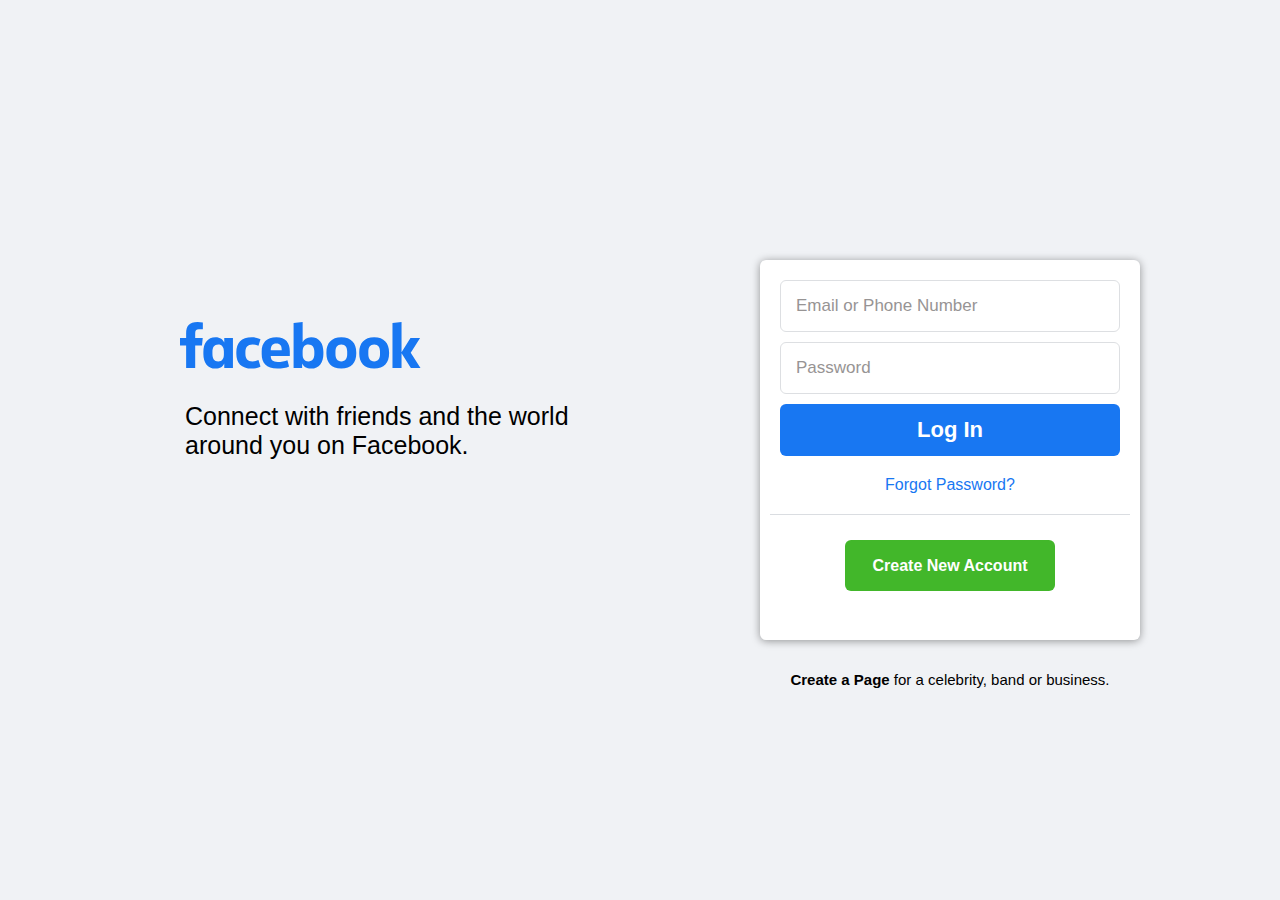
<file: index.html>
<!DOCTYPE html>
<html lang="en">
<head>
    <meta charset="UTF-8">
    <meta http-equiv="X-UA-Compatible" content="IE=edge">
    <meta name="viewport" content="width=device-width, initial-scale=1.0">

    <link rel="stylesheet" href="./style/login_page.css">
    <link rel="stylesheet" href="./style/signup_pop.css">
    <script src="./app/login_page.js" defer ></script>
    <title>facebook Login or Signup-GSG</title>
</head>
<body>
  
<div class="container">

    <div class="msg-info">
        <div class="logo-fb" >
        <svg id="Layer_1" data-name="Layer 1" xmlns="http://www.w3.org/2000/svg" viewBox="0 0 1022.51 360"><defs><style>.cls-1{fill:#1877F2;}</style></defs><title>FBWordmark_Hex-RGB-1024</title><path class="cls-1" d="M166.43,126.68c-9.65,0-12.44,4.28-12.44,13.72v15.66h25.74l-2.58,25.3H154v76.78H123.11V181.36H102.3v-25.3h20.81V140.83c0-25.52,10.29-39,39-39a146.17,146.17,0,0,1,18,1.07v23.81Z"/><path class="cls-1" d="M181.87,203.88c0-28.52,13.51-50,41.82-50,15.44,0,24.87,7.94,29.38,17.8V156.06h29.59V258.14H253.07V242.7c-4.29,9.87-13.94,17.59-29.38,17.59-28.31,0-41.82-21.45-41.82-50Zm30.88,6.87c0,15.22,5.57,25.3,19.94,25.3,12.66,0,19.09-9.22,19.09-23.8V202c0-14.58-6.43-23.8-19.09-23.8-14.37,0-19.94,10.08-19.94,25.3Z"/><path class="cls-1" d="M347,153.91c12,0,23.37,2.58,29.59,6.86l-6.86,21.88a48.6,48.6,0,0,0-20.59-4.72c-16.73,0-24,9.65-24,26.17v6c0,16.52,7.29,26.17,24,26.17a48.6,48.6,0,0,0,20.59-4.72l6.86,21.87c-6.22,4.29-17.58,6.87-29.59,6.87-36.25,0-52.76-19.52-52.76-50.83v-4.72C294.24,173.43,310.75,153.91,347,153.91Z"/><path class="cls-1" d="M380.66,211v-9c0-28.95,16.51-48,50.19-48,31.74,0,45.68,19.3,45.68,47.61v16.3h-65c.65,13.94,6.87,20.16,24,20.16,11.59,0,23.81-2.36,32.82-6.22L474,253c-8.15,4.3-24.88,7.51-39.67,7.51C395.24,260.5,380.66,241,380.66,211Zm30.88-13.3h37.32v-2.57c0-11.15-4.5-20-18-20C416.91,175.14,411.54,183.94,411.54,197.66Z"/><path class="cls-1" d="M591,210.32c0,28.52-13.72,50-42,50-15.44,0-26.16-7.72-30.45-17.59v15.44H489.39V104.8L520.27,102v68.2c4.5-9,14.37-16.3,28.74-16.3,28.31,0,42,21.45,42,50Zm-30.88-7.08c0-14.37-5.57-25.09-20.37-25.09-12.66,0-19.52,9-19.52,23.59v10.72c0,14.58,6.86,23.59,19.52,23.59,14.8,0,20.37-10.72,20.37-25.09Z"/><path class="cls-1" d="M601.33,209.67v-5.14c0-29.39,16.73-50.62,50.83-50.62S703,175.14,703,204.53v5.14c0,29.38-16.73,50.62-50.83,50.62S601.33,239.05,601.33,209.67Zm70.78-7.29c0-13.51-5.58-24.23-20-24.23s-19.95,10.72-19.95,24.23v9.44c0,13.51,5.58,24.23,19.95,24.23s20-10.72,20-24.23Z"/><path class="cls-1" d="M713.27,209.67v-5.14c0-29.39,16.73-50.62,50.83-50.62s50.83,21.23,50.83,50.62v5.14c0,29.38-16.73,50.62-50.83,50.62S713.27,239.05,713.27,209.67Zm70.78-7.29c0-13.51-5.58-24.23-19.95-24.23s-19.94,10.72-19.94,24.23v9.44c0,13.51,5.57,24.23,19.94,24.23s19.95-10.72,19.95-24.23Z"/><path class="cls-1" d="M857.39,204.74l30.45-48.68h32.81l-31.95,50.4,33.24,51.68H889.13l-31.74-50v50H826.5V104.8L857.39,102Z"/></svg> 
        </div>
        <div class="span">
            <span>Connect with friends and the world around you on Facebook.</span>
        </div>
    </div>

    <div class="pop-login">

        <div class="form">
            <form action="">
                <div class="input">
                    <input type="email" placeholder="Email or Phone Number">
                </div>
                <div class="input password">
                    <input type="password" placeholder="Password" id="input-pass" required>
                    <div class="show" id="show">   
                        <svg xmlns="http://www.w3.org/2000/svg" enable-background="new 0 0 24 24" viewBox="0 0 24 24"><path fill="#6563ff" d="M12,7c2.8,0,5,2.2,5,5c0,0.2,0,0.5-0.1,0.7l3,3c0.8-1,1.4-2.1,2-3.3c0.1-0.3,0.1-0.5,0-0.8C19.9,6.9,16.1,4,12,4c-1.1,0-2.2,0.2-3.2,0.6l2.5,2.5C11.5,7,11.8,7,12,7z M21.7,20.3C21.7,20.3,21.7,20.3,21.7,20.3l-3.1-3.1l0,0l-2.5-2.4l0,0l-1.5-1.5l0,0l-4-4l0,0L9.2,7.8l0,0L7,5.5l0,0L3.7,2.3c-0.4-0.4-1-0.4-1.4,0s-0.4,1,0,1.4c0,0,0,0,0,0l3.1,3.1c-1.4,1.4-2.5,3-3.3,4.8c-0.1,0.3-0.1,0.5,0,0.8c2,4.7,5.8,7.6,9.9,7.6c1.8,0,3.5-0.6,5-1.6l3.3,3.3c0.4,0.4,1,0.4,1.4,0S22.1,20.7,21.7,20.3z M12,17c-2.8,0-5-2.2-5-5c0-1,0.3-1.9,0.8-2.7l1.5,1.5C9.1,11.1,9,11.6,9,12c0,1.7,1.3,3,3,3c0.4,0,0.9-0.1,1.3-0.3l1.5,1.5C13.9,16.7,13,17,12,17z"/></svg>
                    </div>
                </div>
                <div class="btn-log">
                    <button type="reset" class="btn-login">Log In</button>
                </div>
            </form>
        </div>

        <div class="forgot-pass">
            <a href="">Forgot Password?</a>
        </div>

        <div class="btn-signup">
            <button class="btnSignup">Create New Account</button>
        </div>

        <div class="more-info">
        <span><a href="">Create a Page</a> for a celebrity, band or business.</span>
        </div>
    </div>

</div>

<div class="overlay"></div>

<div class="pop-signup">
    <div class="content">
        <div class="head-pop">
            <h1>Sign Up</h1>
            <span>It’s quick and easy.</span>
            <div class="close">
                <span>&times;</span>
            </div>
        </div>

        <form action="" class="form">
            <div class="details">
                <div class="full-name">
                    <input type="text" placeholder="First name" required>
                    <input type="text" placeholder="Last name" required>
                </div>
                <div class="user-info">
                    <input type="text" placeholder="Mobile number or email" required>
                </div>
                <div class="my-password">
                    <input type="text" placeholder="New password" required>
                </div>
                <div class="birthday">
                    <div class="title-bday">
                        <span>Birthday</span>             
                    </div>
                    <select name="month" id="month">
                        <option value="1">Jan</option>
                        <option value="2">Feb</option>
                        <option value="3">Mar</option>
                        <option value="4">Apr</option>
                        <option value="5">May</option>
                        <option value="6">Jun</option>
                        <option value="7">Jul</option>
                        <option value="8" selected>Aug</option>
                        <option value="9">Sep</option>
                        <option value="10">Oct</option>
                        <option value="11">Nov</option>
                        <option value="12">Dec</option>
                    </select>

                    <select name="day" id="day">
                        <option value="">1</option>
                        <option value="">2</option>
                        <option value="">3</option>
                        <option value="">4</option>
                        <option value="">5</option>
                        <option value="">6</option>
                        <option value="">7</option>
                        <option value="">8</option>
                        <option value="">9</option>
                        <option value="">10</option>
                        <option value="">11</option>
                        <option value="">12</option>
                        <option value="">13</option>
                        <option value="">14</option>
                        <option value="">15</option>
                        <option value="">16</option>
                        <option value="">17</option>
                        <option value="">18</option>
                        <option value="">19</option>
                        <option value="">20</option>
                        <option value="">21</option>
                        <option value="">22</option>
                        <option value="">23</option>
                        <option value="">24</option>
                        <option value="" selected>25</option>
                        <option value="">26</option>
                        <option value="">27</option>
                        <option value="">28</option>
                        <option value="">29</option>
                        <option value="">30</option>
                        <option value="">31</option>
                    </select>
                    <select name="year" id="year">
                        <option  value="2021" >2021</option><option value="2020">2020</option><option value="2019">2019</option><option value="2018">2018</option><option value="2017">2017</option><option value="2016">2016</option><option value="2015">2015</option><option value="2014">2014</option><option value="2013">2013</option><option value="2012">2012</option><option value="2011">2011</option><option value="2010">2010</option><option value="2009">2009</option><option value="2008">2008</option><option value="2007">2007</option><option value="2006">2006</option><option value="2005">2005</option><option value="2004">2004</option><option value="2003">2003</option><option value="2002">2002</option><option value="2001">2001</option><option value="2000" selected>2000</option><option value="1999">1999</option><option value="1998">1998</option><option value="1997">1997</option><option value="1996">1996</option><option value="1995">1995</option><option value="1994">1994</option><option value="1993">1993</option><option value="1992">1992</option><option value="1991">1991</option><option value="1990">1990</option><option value="1989">1989</option><option value="1988">1988</option><option value="1987">1987</option><option value="1986">1986</option><option value="1985">1985</option><option value="1984">1984</option><option value="1983">1983</option><option value="1982">1982</option><option value="1981">1981</option><option value="1980">1980</option><option value="1979">1979</option><option value="1978">1978</option><option value="1977">1977</option><option value="1976">1976</option><option value="1975">1975</option><option value="1974">1974</option><option value="1973">1973</option><option value="1972">1972</option><option value="1971">1971</option><option value="1970">1970</option><option value="1969">1969</option><option value="1968">1968</option><option value="1967">1967</option><option value="1966">1966</option><option value="1965">1965</option><option value="1964">1964</option><option value="1963">1963</option><option value="1962">1962</option><option value="1961">1961</option><option value="1960">1960</option><option value="1959">1959</option><option value="1958">1958</option><option value="1957">1957</option><option value="1956">1956</option><option value="1955">1955</option><option value="1954">1954</option><option value="1953">1953</option><option value="1952">1952</option><option value="1951">1951</option><option value="1950">1950</option>
                    </select>
                </div>
                <div class="gender">    
                    <div>
                        <span>Gender</span>
                    </div >
                    <div class="optional">
                        <div class="female radios">
                            <label for="female">Female</label>
                            <input type="radio" name="female" value="1" class="radio-input" id="female" >
                        </div>
                        <div class="female radios">
                            <label for="male">Male</label>
                            <input type="radio" name="male" class="radio-input" value="2" id="male">
                        </div>
                        <div class="sex-other radios">
                            <label for="other">Other</label>
                            <input type="radio" name="other"   class="radio-input" value="3" id="other">
                        </div>
                    </div>
                </div>
                <div class="msg-signup">
                    <span>By clicking Sign Up, you agree to our <a href="">Terms</a>,
                            <a href="">Data Policy</a> and <a href="">Cookies Policy</a>.
                            You may receive SMS Notifications from us and can opt out any time.</span>
                </div>
                <div class="btn">
                    <button type="submit">Sign Up</button>
                </div>
            </div>
        </form>
    </div>
</div>


</body>
</html>
</file>
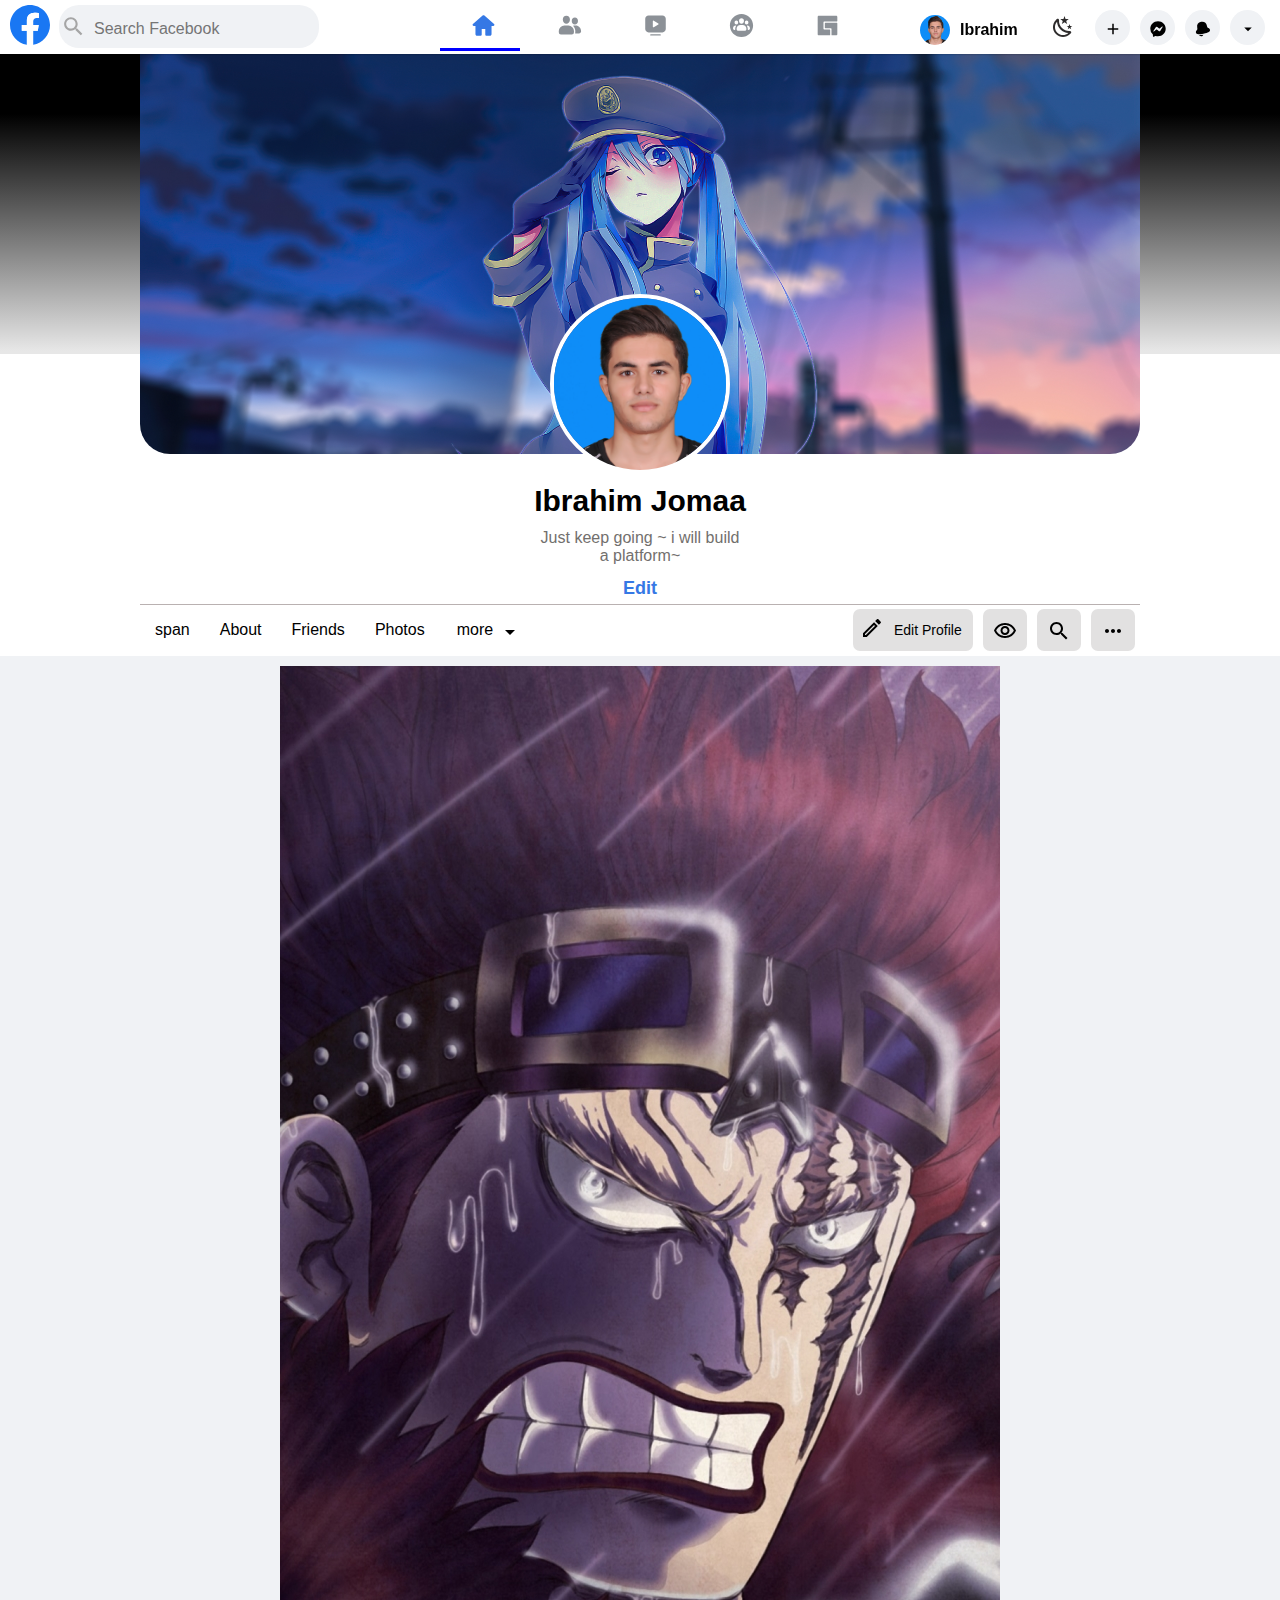
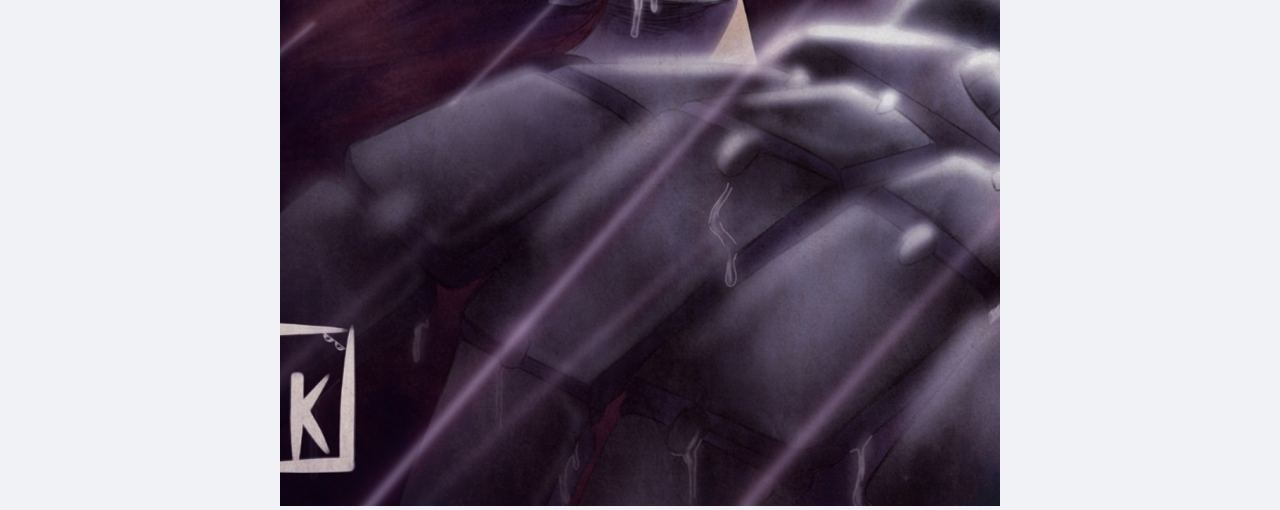
<file: profile/index.html>
<!DOCTYPE html>
<html lang="en">
<head>
    <meta charset="UTF-8"> 
    <meta http-equiv="X-UA-Compatible" content="IE=edge">
    <meta name="viewport" content="width=device-width, initial-scale=1.0">

<link rel="stylesheet" href="../style/home_header_pop.css">
<link rel="stylesheet" href="../style/home_header.css">
<link rel="stylesheet" href="../style/home_main.css">

<link rel="stylesheet" href="../style/profile.css">
<link rel="stylesheet" href="../style/dark_light.css">
<link rel="stylesheet" href="../style/main_right.css">
<link rel="stylesheet" href="../style/main_left.css">

<link rel="stylesheet" href="../style/imageSHOW.css">


    <script src="../app/dark_light.js" defer></script>
    <script src="../app/home_header.js" defer></script>
    <script src="../app/profile.js"  defer></script>
    <title>Document</title>
</head>
<body>
    

    <header class="header">
        <div class="container">
            <div class="logo">
             
                <a href=""><svg xmlns="http://www.w3.org/2000/svg" xml:space="preserve" width="14.2222in" height="14.2222in" version="1.1" style="shape-rendering:geometricPrecision; text-rendering:geometricPrecision; image-rendering:optimizeQuality; fill-rule:evenodd; clip-rule:evenodd"
                                                viewBox="0 0 14222 14222"
                                                xmlns:xlink="http://www.w3.org/1999/xlink">
                                                <defs>
                                                <style type="text/css">
                                                <![CDATA[
                                                    .fil0 {fill:#1977F3;fill-rule:nonzero}
                                                    .fil1 {fill:#FEFEFE;fill-rule:nonzero}
                                                ]]>
                                                </style>
                                                </defs>
                                                <g id="Layer_x0020_1">
                                                <metadata id="CorelCorpID_0Corel-Layer"/>
                                                <path class="fil0" d="M14222 7111c0,-3927 -3184,-7111 -7111,-7111 -3927,0 -7111,3184 -7111,7111 0,3549 2600,6491 6000,7025l0 -4969 -1806 0 0 -2056 1806 0 0 -1567c0,-1782 1062,-2767 2686,-2767 778,0 1592,139 1592,139l0 1750 -897 0c-883,0 -1159,548 -1159,1111l0 1334 1972 0 -315 2056 -1657 0 0 4969c3400,-533 6000,-3475 6000,-7025z"/>
                                                <path class="fil1" d="M9879 9167l315 -2056 -1972 0 0 -1334c0,-562 275,-1111 1159,-1111l897 0 0 -1750c0,0 -814,-139 -1592,-139 -1624,0 -2686,984 -2686,2767l0 1567 -1806 0 0 2056 1806 0 0 4969c362,57 733,86 1111,86 378,0 749,-30 1111,-86l0 -4969 1657 0z"/>
                                                </g>
                </svg></a>
            </div>
    
            <div class="search">
                <div class="icon">
                    <svg xmlns="http://www.w3.org/2000/svg" height="24px" viewBox="0 0 24 24" width="24px" fill="rgb(165, 165, 165)"><path d="M0 0h24v24H0V0z" fill="none"/><path d="M15.5 14h-.79l-.28-.27C15.41 12.59 16 11.11 16 9.5 16 5.91 13.09 3 9.5 3S3 5.91 3 9.5 5.91 16 9.5 16c1.61 0 3.09-.59 4.23-1.57l.27.28v.79l5 4.99L20.49 19l-4.99-5zm-6 0C7.01 14 5 11.99 5 9.5S7.01 5 9.5 5 14 7.01 14 9.5 11.99 14 9.5 14z"/></svg>
                </div>
                <div class="input">
                    <input type="text" placeholder="Search Facebook">
                </div>
            </div>
    
       
            <div class="menu">
                <ul> 
                    <li class="home"  >
                        <svg  class="home-svg" viewBox="0 0 28 28" height="28" width="28"><path d="M25.825 12.29C25.824 12.289 25.823 12.288 25.821 12.286L15.027 2.937C14.752 2.675 14.392 2.527 13.989 2.521 13.608 2.527 13.248 2.675 13.001 2.912L2.175 12.29C1.756 12.658 1.629 13.245 1.868 13.759 2.079 14.215 2.567 14.479 3.069 14.479L5 14.479 5 23.729C5 24.695 5.784 25.479 6.75 25.479L11 25.479C11.552 25.479 12 25.031 12 24.479L12 18.309C12 18.126 12.148 17.979 12.33 17.979L15.67 17.979C15.852 17.979 16 18.126 16 18.309L16 24.479C16 25.031 16.448 25.479 17 25.479L21.25 25.479C22.217 25.479 23 24.695 23 23.729L23 14.479 24.931 14.479C25.433 14.479 25.921 14.215 26.132 13.759 26.371 13.245 26.244 12.658 25.825 12.29"></path></svg>
                    </li>
                    <li class="friends" >
                        <svg  class="friends-svg" viewBox="0 0 28 28" height="28" width="28"><path d="M20.34 22.428c.077-.455.16-1.181.16-2.18 0-1.998-.84-3.981-2.12-5.41-.292-.326-.077-.838.36-.838h2.205C24.284 14 27 16.91 27 20.489c0 1.385-1.066 2.51-2.378 2.51h-3.786a.496.496 0 01-.495-.571zM20 13c-1.93 0-3.5-1.794-3.5-4 0-2.467 1.341-4 3.5-4s3.5 1.533 3.5 4c0 2.206-1.57 4-3.5 4zm-9.5-1c-2.206 0-4-2.019-4-4.5 0-2.818 1.495-4.5 4-4.5s4 1.682 4 4.5c0 2.481-1.794 4.5-4 4.5zm2.251 2A6.256 6.256 0 0119 20.249v1.313A2.44 2.44 0 0116.563 24H4.438A2.44 2.44 0 012 21.562v-1.313A6.256 6.256 0 018.249 14h4.502z"></path></svg>
                   </li>
    
                    <li class="watch" >
                        <svg class="watch-svg" viewBox="0 0 28 28"  height="28" width="28"><path d="M8.75 25.25C8.336 25.25 8 24.914 8 24.5 8 24.086 8.336 23.75 8.75 23.75L19.25 23.75C19.664 23.75 20 24.086 20 24.5 20 24.914 19.664 25.25 19.25 25.25L8.75 25.25ZM17.164 12.846 12.055 15.923C11.591 16.202 11 15.869 11 15.327L11 9.172C11 8.631 11.591 8.297 12.055 8.576L17.164 11.654C17.612 11.924 17.612 12.575 17.164 12.846M21.75 2.75 6.25 2.75C4.182 2.75 2.5 4.432 2.5 6.5L2.5 18C2.5 20.068 4.182 21.75 6.25 21.75L21.75 21.75C23.818 21.75 25.5 20.068 25.5 18L25.5 6.5C25.5 4.432 23.818 2.75 21.75 2.75"></path></svg>
                   </li>
                    <li class="groups" >
                        <svg class="groups-svg" viewBox="0 0 28 28" height="28" width="28"><path d="M21.877 19 21.364 19C21.139 19 20.971 18.802 20.996 18.577 21.01 18.461 21.017 18.342 21.017 18.221L21.017 17.724C21.017 16.568 20.667 15.491 20.066 14.591 19.899 14.338 20.067 14 20.369 14L20.521 14C22.274 14 23.5 15.492 23.5 17.327 23.5 18.25 22.772 19 21.877 19ZM17.75 10.75C17.75 9.384 18.535 8.5 19.75 8.5 20.965 8.5 21.75 9.384 21.75 10.75 21.75 11.991 20.853 13 19.75 13 18.647 13 17.75 11.991 17.75 10.75ZM19.5 18.221C19.5 19.202 18.682 20 17.678 20L10.323 20C9.317 20 8.5 19.202 8.5 18.221L8.5 17.724C8.5 15.395 10.442 13.5 12.828 13.5L15.173 13.5C17.559 13.5 19.5 15.395 19.5 17.724L19.5 18.221ZM6.25 10.75C6.25 9.384 7.035 8.5 8.25 8.5 9.465 8.5 10.25 9.384 10.25 10.75 10.25 11.991 9.353 13 8.25 13 7.147 13 6.25 11.991 6.25 10.75ZM7.934 14.591C7.334 15.491 6.983 16.568 6.983 17.724L6.983 18.221C6.983 18.342 6.991 18.461 7.004 18.577 7.03 18.802 6.861 19 6.637 19L6.123 19C5.228 19 4.5 18.25 4.5 17.327 4.5 15.492 5.727 14 7.479 14L7.631 14C7.933 14 8.102 14.338 7.934 14.591ZM14 6C15.697 6 16.75 7.15 16.75 9 16.75 10.655 15.517 12 14 12 12.484 12 11.25 10.655 11.25 9 11.25 7.15 12.304 6 14 6ZM14 1C6.832 1 1 6.832 1 14 1 21.169 6.832 27 14 27 21.169 27 27 21.169 27 14 27 6.832 21.169 1 14 1Z"></path></svg>
                   </li>
                    <li class="games" >
                        <svg class="games-svg"  viewBox="0 0 28 28" height="28" width="28"><path d="M10.25 18.5h6.25a.5.5 0 01.5.5v5.5a.5.5 0 01-.5.5H4.25C3.56 25 3 24.44 3 23.75V4.25C3 3.56 3.56 3 4.25 3h19.5c.69 0 1.25.56 1.25 1.25V9a.5.5 0 01-.5.5H10.25a.75.75 0 00-.75.75v7.5c0 .414.336.75.75.75zM11.5 17a.5.5 0 01-.5-.5v-5a.5.5 0 01.5-.5h13a.5.5 0 01.5.5v12.25c0 .69-.56 1.25-1.25 1.25H19a.5.5 0 01-.5-.5v-6.75a.75.75 0 00-.75-.75H11.5z"></path></svg>
                   </li>
    
                    <div class="border-bottom"></div>
                </ul>    
                
            </div>
    

                <div class="dark-mode">
                    <div class="svg">
                        <svg class="moon" xmlns="http://www.w3.org/2000/svg" xmlns:xlink="http://www.w3.org/1999/xlink" version="1.1" width="24" height="24" viewBox="0 0 24 24"><path d="M17.75,4.09L15.22,6.03L16.13,9.09L13.5,7.28L10.87,9.09L11.78,6.03L9.25,4.09L12.44,4L13.5,1L14.56,4L17.75,4.09M21.25,11L19.61,12.25L20.2,14.23L18.5,13.06L16.8,14.23L17.39,12.25L15.75,11L17.81,10.95L18.5,9L19.19,10.95L21.25,11M18.97,15.95C19.8,15.87 20.69,17.05 20.16,17.8C19.84,18.25 19.5,18.67 19.08,19.07C15.17,23 8.84,23 4.94,19.07C1.03,15.17 1.03,8.83 4.94,4.93C5.34,4.53 5.76,4.17 6.21,3.85C6.96,3.32 8.14,4.21 8.06,5.04C7.79,7.9 8.75,10.87 10.95,13.06C13.14,15.26 16.1,16.22 18.97,15.95M17.33,17.97C14.5,17.81 11.7,16.64 9.53,14.5C7.36,12.31 6.2,9.5 6.04,6.68C3.23,9.82 3.34,14.64 6.35,17.66C9.37,20.67 14.19,20.78 17.33,17.97Z" /></svg>
                    </div>
                </div>
                
            <div class="user-profile">
                <div class="user-photo">
                    <img src="../src/users/ibrahim jomaa/78326620.png" alt="">
                </div>
                <div class="fname">
                    <span>Ibrahim</span>
                </div>
            </div>
    
            <div class="control">
                <ul>
                    <li class="create"><a href=""></a>
                        <svg xmlns="http://www.w3.org/2000/svg" height="24px" viewBox="0 0 24 24" width="24px" fill="#000000"><path d="M0 0h24v24H0V0z" fill="none"/><path d="M19 13h-6v6h-2v-6H5v-2h6V5h2v6h6v2z"/></svg>
                    </a></li>
                    <li class="messenger"><a href=""></a>
                        <svg viewBox="0 0 28 28" alt="" class="a8c37x1j ms05siws hwsy1cff b7h9ocf4 fzdkajry" height="20" width="20"><path d="M14 2.042c6.76 0 12 4.952 12 11.64S20.76 25.322 14 25.322a13.091 13.091 0 0 1-3.474-.461.956 .956 0 0 0-.641.047L7.5 25.959a.961.961 0 0 1-1.348-.849l-.065-2.134a.957.957 0 0 0-.322-.684A11.389 11.389 0 0 1 2 13.682C2 6.994 7.24 2.042 14 2.042ZM6.794 17.086a.57.57 0 0 0 .827.758l3.786-2.874a.722.722 0 0 1 .868 0l2.8 2.1a1.8 1.8 0 0 0 2.6-.481l3.525-5.592a.57.57 0 0 0-.827-.758l-3.786 2.874a.722.722 0 0 1-.868 0l-2.8-2.1a1.8 1.8 0 0 0-2.6.481Z"></path></svg>
                    </a></li>
                    <li class="notifications"><a href=""></a>
                        <svg viewBox="0 0 28 28"><path d="M7.847 23.488C9.207 23.488 11.443 23.363 14.467 22.806 13.944 24.228 12.581 25.247 10.98 25.247 9.649 25.247 8.483 24.542 7.825 23.488L7.847 23.488ZM24.923 15.73C25.17 17.002 24.278 18.127 22.27 19.076 21.17 19.595 18.724 20.583 14.684 21.369 11.568 21.974 9.285 22.113 7.848 22.113 7.421 22.113 7.068 22.101 6.79 22.085 4.574 21.958 3.324 21.248 3.077 19.976 2.702 18.049 3.295 17.305 4.278 16.073L4.537 15.748C5.2 14.907 5.459 14.081 5.035 11.902 4.086 7.022 6.284 3.687 11.064 2.753 15.846 1.83 19.134 4.096 20.083 8.977 20.506 11.156 21.056 11.824 21.986 12.355L21.986 12.356 22.348 12.561C23.72 13.335 24.548 13.802 24.923 15.73Z"></path></svg>
                    </a></li>
                    <li class="account"><a href=""></a>   
                        <svg id="more" xmlns="http://www.w3.org/2000/svg" height="24px" viewBox="0 0 24 24" fill="#000000"><path d="M0 0h24v24H0V0z" fill="none"/><path d="M7 10l5 5 5-5H7z"/></svg>
                    </a></li>
                </ul>
            </div>
        </div>
    
    <!-- pop create -->
    <div class="create-pop">
        <div class="create">
            <div class="title">
            <h1>Create</h1>
            </div>
            <div class="for-share">
                <div class="post op">  
                    <div class="svg">
                        <svg xmlns="http://www.w3.org/2000/svg" height="24px" viewBox="0 0 24 24" width="24px" fill="#000000"><path d="M0 0h24v24H0V0z" fill="none"/><path d="M22 4c0-1.1-.9-2-2-2H4c-1.1 0-2 .9-2 2v12c0 1.1.9 2 2 2h14l4 4V4zm-2 13.17L18.83 16H4V4h16v13.17zM13 5h-2v4H7v2h4v4h2v-4h4V9h-4z"/></svg>
                    </div> 
                    <div class="content">
                        <h4>Post</h4>
                        <span>Share a post on News Feed.</span>
                    </div>
    
                </div>
    
                <div class="story op">  
                    <div class="svg">
                        <svg xmlns="http://www.w3.org/2000/svg" enable-background="new 0 0 24 24"  viewBox="0 0 24 24"  fill="#000000"><g><rect fill="none"  x="0"/></g><g><path d="M22.47,5.2C22,4.96,21.51,4.76,21,4.59v12.03C19.86,16.21,18.69,16,17.5,16c-1.9,0-3.78,0.54-5.5,1.58V5.48 C10.38,4.55,8.51,4,6.5,4C4.71,4,3.02,4.44,1.53,5.2C1.2,5.36,1,5.71,1,6.08v12.08c0,0.58,0.47,0.99,1,0.99 c0.16,0,0.32-0.04,0.48-0.12C3.69,18.4,5.05,18,6.5,18c2.07,0,3.98,0.82,5.5,2c1.52-1.18,3.43-2,5.5-2c1.45,0,2.81,0.4,4.02,1.04 c0.16,0.08,0.32,0.12,0.48,0.12c0.52,0,1-0.41,1-0.99V6.08C23,5.71,22.8,5.36,22.47,5.2z M10,16.62C8.86,16.21,7.69,16,6.5,16 c-1.19,0-2.36,0.21-3.5,0.62V6.71C4.11,6.24,5.28,6,6.5,6C7.7,6,8.89,6.25,10,6.72V16.62z M19,0.5l-5,5V15l5-4.5V0.5z"/></g></svg>
                    </div> 
    
                    <div class="content">
                        <h4>Story</h4>
                        <span>Share a photo or write something.</span>
                    </div>
    
                </div>
    
                <div class="room op">  
                    <div class="svg">
                        <svg xmlns="http://www.w3.org/2000/svg"  viewBox="0 0 24 24"  fill="#000000"><path d="M0 0h24v24H0V0z" fill="none"/><path d="M17 10.5V7c0-.55-.45-1-1-1H4c-.55 0-1 .45-1 1v10c0 .55.45 1 1 1h12c.55 0 1-.45 1-1v-3.5l4 4v-11l-4 4zM15 16H5V8h10v8zm-6-1h2v-2h2v-2h-2V9H9v2H7v2h2z"/></svg>
                    </div>
                    <div class="content">  
                        <h4>Room</h4>
                        <span>Video chat with anyone, on or off Facebook, without time limits.</span>
               
                    </div>
                </div>
            <hr>
                <div class="page op">  
                    <div class="svg">
                        <svg xmlns="http://www.w3.org/2000/svg" enable-background="new 0 0 24 24"  viewBox="0 0 24 24"  fill="#000000"><g><rect fill="none" height="24" width="24"/></g><g><g/><path d="M14,9l-1-2H7V5.72C7.6,5.38,8,4.74,8,4c0-1.1-0.9-2-2-2S4,2.9,4,4c0,0.74,0.4,1.38,1,1.72V21h2v-4h5l1,2h7V9H14z M18,17h-4 l-1-2H7V9h5l1,2h5V17z"/></g></svg>
                    </div>
                    <div class="content">  
                        <h4>Page</h4>
                        <span>Connect and share with customers or fans.</span>
                    </div>
                </div>
    
                <div class="group op">  
                    <div class="svg">
                        <svg xmlns="http://www.w3.org/2000/svg" enable-background="new 0 0 24 24"  viewBox="0 0 24 24" fill="#000000"><rect fill="none" height="24" width="24"/><g><path d="M4,13c1.1,0,2-0.9,2-2c0-1.1-0.9-2-2-2s-2,0.9-2,2C2,12.1,2.9,13,4,13z M5.13,14.1C4.76,14.04,4.39,14,4,14 c-0.99,0-1.93,0.21-2.78,0.58C0.48,14.9,0,15.62,0,16.43V18l4.5,0v-1.61C4.5,15.56,4.73,14.78,5.13,14.1z M20,13c1.1,0,2-0.9,2-2 c0-1.1-0.9-2-2-2s-2,0.9-2,2C18,12.1,18.9,13,20,13z M24,16.43c0-0.81-0.48-1.53-1.22-1.85C21.93,14.21,20.99,14,20,14 c-0.39,0-0.76,0.04-1.13,0.1c0.4,0.68,0.63,1.46,0.63,2.29V18l4.5,0V16.43z M16.24,13.65c-1.17-0.52-2.61-0.9-4.24-0.9 c-1.63,0-3.07,0.39-4.24,0.9C6.68,14.13,6,15.21,6,16.39V18h12v-1.61C18,15.21,17.32,14.13,16.24,13.65z M8.07,16 c0.09-0.23,0.13-0.39,0.91-0.69c0.97-0.38,1.99-0.56,3.02-0.56s2.05,0.18,3.02,0.56c0.77,0.3,0.81,0.46,0.91,0.69H8.07z M12,8 c0.55,0,1,0.45,1,1s-0.45,1-1,1s-1-0.45-1-1S11.45,8,12,8 M12,6c-1.66,0-3,1.34-3,3c0,1.66,1.34,3,3,3s3-1.34,3-3 C15,7.34,13.66,6,12,6L12,6z"/></g></svg>
                    </div>
                    <div class="content">  
                        <h4>Group</h4>
                        <span>Connect with people who share your interests.</span>
               
                    </div>
                </div>
                <div class="event op">  
                    <div class="svg">
                        <svg xmlns="http://www.w3.org/2000/svg" enable-background="new 0 0 24 24" height="24px" viewBox="0 0 24 24" width="24px" fill="#000000"><g><rect fill="none" height="24" width="24"/><path d="M22,5v2h-3v3h-2V7h-3V5h3V2h2v3H22z M19,19H5V5h6V3H5C3.9,3,3,3.9,3,5v14c0,1.1,0.9,2,2,2h14c1.1,0,2-0.9,2-2v-6h-2V19z M15,13v4h2v-4H15z M11,17h2V9h-2V17z M9,17v-6H7v6H9z"/></g></svg>
                    </div>
                    <div class="content">  
                        <h4>Event</h4>
                        <span>Bring people together with a public or private event.</span>
                    </div>
                </div>
            </div>
        </div>
    
    </div>
    
    <!-- pop messenger -->
    <div class="messenger-pop">
        <div class="content-msg">
    
                <!-- head messenger start -->
            <div class="head">
                <div class="h3">
                    <h3>Messenger</h3>
                </div>
                <div class="more">
                    <div class="options">   
                        <svg xmlns="http://www.w3.org/2000/svg" height="24px" viewBox="0 0 24 24" width="24px" fill="#000000"><path d="M0 0h24v24H0V0z" fill="none"/><path d="M6 10c-1.1 0-2 .9-2 2s.9 2 2 2 2-.9 2-2-.9-2-2-2zm12 0c-1.1 0-2 .9-2 2s.9 2 2 2 2-.9 2-2-.9-2-2-2zm-6 0c-1.1 0-2 .9-2 2s.9 2 2 2 2-.9 2-2-.9-2-2-2z"/></svg>
                    </div>
                    <div class="open-inmsg">
                        <svg xmlns="http://www.w3.org/2000/svg" height="24px" viewBox="0 0 24 24" width="24px" fill="#000000"><path d="M0 0h24v24H0V0z" fill="none"/><path d="M15 3l2.3 2.3-2.89 2.87 1.42 1.42L18.7 6.7 21 9V3h-6zM3 9l2.3-2.3 2.87 2.89 1.42-1.42L6.7 5.3 9 3H3v6zm6 12l-2.3-2.3 2.89-2.87-1.42-1.42L5.3 17.3 3 15v6h6zm12-6l-2.3 2.3-2.87-2.89-1.42 1.42 2.89 2.87L15 21h6v-6z"/></svg>
                    </div>
                    <div class="c-room">
                        <svg xmlns="http://www.w3.org/2000/svg" height="24px" viewBox="0 0 24 24" width="24px" fill="#000000"><path d="M0 0h24v24H0V0z" fill="none"/><path d="M17 10.5V7c0-.55-.45-1-1-1H4c-.55 0-1 .45-1 1v10c0 .55.45 1 1 1h12c.55 0 1-.45 1-1v-3.5l4 4v-11l-4 4zM15 16H5V8h10v8zm-6-1h2v-2h2v-2h-2V9H9v2H7v2h2z"/></svg>
                    </div>
                    <div class="new-msg">
                        <svg xmlns="http://www.w3.org/2000/svg" enable-background="new 0 0 24 24" height="24px" viewBox="0 0 24 24" width="24px" fill="#000000"><rect fill="none" fill-rule="evenodd" height="24" width="24"/><g><path d="M12,4c4.41,0,8,3.59,8,8s-3.59,8-8,8c-1.18,0-2.34-0.26-3.43-0.78c-0.27-0.13-0.56-0.19-0.86-0.19 c-0.19,0-0.38,0.03-0.56,0.08l-3.2,0.94l0.94-3.2c0.14-0.47,0.1-0.98-0.11-1.42C4.26,14.34,4,13.18,4,12C4,7.59,7.59,4,12,4 M12,2 C6.48,2,2,6.48,2,12c0,1.54,0.36,2.98,0.97,4.29L1,23l6.71-1.97C9.02,21.64,10.46,22,12,22c5.52,0,10-4.48,10-10 C22,6.48,17.52,2,12,2L12,2z"/></g><polygon fill-rule="evenodd" points="13,8 11,8 11,11 8,11 8,13 11,13 11,16 13,16 13,13 16,13 16,11 13,11"/></svg>
                    </div>
                </div>
            </div>
    
            <!-- search msg start -->
            <div class="search-msg">
                <div class="svg">
                    <svg xmlns="http://www.w3.org/2000/svg" height="24px" viewBox="0 0 24 24" width="24px" fill="#000000"><path d="M0 0h24v24H0V0z" fill="none"/><path d="M15.5 14h-.79l-.28-.27C15.41 12.59 16 11.11 16 9.5 16 5.91 13.09 3 9.5 3S3 5.91 3 9.5 5.91 16 9.5 16c1.61 0 3.09-.59 4.23-1.57l.27.28v.79l5 4.99L20.49 19l-4.99-5zm-6 0C7.01 14 5 11.99 5 9.5S7.01 5 9.5 5 14 7.01 14 9.5 11.99 14 9.5 14z"/></svg>
                </div>
                <div class="input-search-msg">
                    <input type="text" placeholder="Search Messenger">
                </div>
            </div>
    
    
            <!-- friends for msg start-->
            <div class="my-friends-msg">
                <div class="user 0001">
                    <div class="img">
                        <img src="../src/users/ibrahim jomaa/78326620.png">
                    </div>
                    <span>ibrahim jomaa</span>
                    <div class="svg">
                        <svg xmlns="http://www.w3.org/2000/svg" height="24px" viewBox="0 0 24 24" width="24px" fill="#000000"><path d="M0 0h24v24H0V0z" fill="none"/><path d="M9 16.2L4.8 12l-1.4 1.4L9 19 21 7l-1.4-1.4L9 16.2z"/></svg>
                    </div>
                    <div class="show-options">
                        <svg xmlns="http://www.w3.org/2000/svg" height="24px" viewBox="0 0 24 24" width="24px" fill="#000000"><path d="M0 0h24v24H0V0z" fill="none"/><path d="M6 10c-1.1 0-2 .9-2 2s.9 2 2 2 2-.9 2-2-.9-2-2-2zm12 0c-1.1 0-2 .9-2 2s.9 2 2 2 2-.9 2-2-.9-2-2-2zm-6 0c-1.1 0-2 .9-2 2s.9 2 2 2 2-.9 2-2-.9-2-2-2z"/></svg>
                    </div>
                    <div class="circle-on"></div>
                </div>
                <div class="user 0002">
                    <div class="img">
                        <img src="../src/users/mones eid/886032.jpg">
                    </div>
                    <span>mones eid</span>
                    <div class="svg">
                        <svg xmlns="http://www.w3.org/2000/svg" height="24px" viewBox="0 0 24 24" width="24px" fill="#000000"><path d="M0 0h24v24H0V0z" fill="none"/><path d="M9 16.2L4.8 12l-1.4 1.4L9 19 21 7l-1.4-1.4L9 16.2z"/></svg>
                    </div>
                    <div class="show-options">
                        <svg xmlns="http://www.w3.org/2000/svg" height="24px" viewBox="0 0 24 24" width="24px" fill="#000000"><path d="M0 0h24v24H0V0z" fill="none"/><path d="M6 10c-1.1 0-2 .9-2 2s.9 2 2 2 2-.9 2-2-.9-2-2-2zm12 0c-1.1 0-2 .9-2 2s.9 2 2 2 2-.9 2-2-.9-2-2-2zm-6 0c-1.1 0-2 .9-2 2s.9 2 2 2 2-.9 2-2-.9-2-2-2z"/></svg>
                    </div>
                    <div class="circle-on"></div>
                </div>
                <div class="user 0003">
                    <div class="img">
                        <img src="../src/users/mustafa mnoon/888385.jpg">
                    </div>
                    <span>mustafa mnoon</span>
                    <div class="svg">
                        <svg xmlns="http://www.w3.org/2000/svg" height="24px" viewBox="0 0 24 24" width="24px" fill="#000000"><path d="M0 0h24v24H0V0z" fill="none"/><path d="M9 16.2L4.8 12l-1.4 1.4L9 19 21 7l-1.4-1.4L9 16.2z"/></svg>
                    </div>
                    <div class="show-options">
                        <svg xmlns="http://www.w3.org/2000/svg" height="24px" viewBox="0 0 24 24" width="24px" fill="#000000"><path d="M0 0h24v24H0V0z" fill="none"/><path d="M6 10c-1.1 0-2 .9-2 2s.9 2 2 2 2-.9 2-2-.9-2-2-2zm12 0c-1.1 0-2 .9-2 2s.9 2 2 2 2-.9 2-2-.9-2-2-2zm-6 0c-1.1 0-2 .9-2 2s.9 2 2 2 2-.9 2-2-.9-2-2-2z"/></svg>
                    </div>
                    <div class="circle-on"></div>
                </div>
                <div class="user 0004">
                    <div class="img">
                        <img src="../src/users/ghada ibrahim/901020.jpg">
                    </div>
                    <span>ghada ibrahim</span>
                    <div class="svg">
                        <svg xmlns="http://www.w3.org/2000/svg" height="24px" viewBox="0 0 24 24" width="24px" fill="#000000"><path d="M0 0h24v24H0V0z" fill="none"/><path d="M9 16.2L4.8 12l-1.4 1.4L9 19 21 7l-1.4-1.4L9 16.2z"/></svg>
                    </div>
                    <div class="show-options">
                        <svg xmlns="http://www.w3.org/2000/svg" height="24px" viewBox="0 0 24 24" width="24px" fill="#000000"><path d="M0 0h24v24H0V0z" fill="none"/><path d="M6 10c-1.1 0-2 .9-2 2s.9 2 2 2 2-.9 2-2-.9-2-2-2zm12 0c-1.1 0-2 .9-2 2s.9 2 2 2 2-.9 2-2-.9-2-2-2zm-6 0c-1.1 0-2 .9-2 2s.9 2 2 2 2-.9 2-2-.9-2-2-2z"/></svg>
                    </div>
                    <div class="circle-on"></div>
                </div>
                <div class="user 0005">
                    <div class="img">
                        <img src="../src/users/baraa shaaban/905810.jpg">
                    </div>
                    <span>baraa shaaban</span>
                    <div class="svg">
                        <svg xmlns="http://www.w3.org/2000/svg" height="24px" viewBox="0 0 24 24" width="24px" fill="#000000"><path d="M0 0h24v24H0V0z" fill="none"/><path d="M9 16.2L4.8 12l-1.4 1.4L9 19 21 7l-1.4-1.4L9 16.2z"/></svg>
                    </div>
                    <div class="show-options">
                        <svg xmlns="http://www.w3.org/2000/svg" height="24px" viewBox="0 0 24 24" width="24px" fill="#000000"><path d="M0 0h24v24H0V0z" fill="none"/><path d="M6 10c-1.1 0-2 .9-2 2s.9 2 2 2 2-.9 2-2-.9-2-2-2zm12 0c-1.1 0-2 .9-2 2s.9 2 2 2 2-.9 2-2-.9-2-2-2zm-6 0c-1.1 0-2 .9-2 2s.9 2 2 2 2-.9 2-2-.9-2-2-2z"/></svg>
                    </div>
                    <div class="circle-on"></div>
                </div>
                <div class="user 0006">
                    <div class="img">
                        <img src="../src/users/ahmed qadura/882385.png">
                    </div>
                    <span>ahmed qadura</span>
                    <div class="svg">
                        <svg xmlns="http://www.w3.org/2000/svg" height="24px" viewBox="0 0 24 24" width="24px" fill="#000000"><path d="M0 0h24v24H0V0z" fill="none"/><path d="M9 16.2L4.8 12l-1.4 1.4L9 19 21 7l-1.4-1.4L9 16.2z"/></svg>
                    </div>
                    <div class="show-options">
                        <svg xmlns="http://www.w3.org/2000/svg" height="24px" viewBox="0 0 24 24" width="24px" fill="#000000"><path d="M0 0h24v24H0V0z" fill="none"/><path d="M6 10c-1.1 0-2 .9-2 2s.9 2 2 2 2-.9 2-2-.9-2-2-2zm12 0c-1.1 0-2 .9-2 2s.9 2 2 2 2-.9 2-2-.9-2-2-2zm-6 0c-1.1 0-2 .9-2 2s.9 2 2 2 2-.9 2-2-.9-2-2-2z"/></svg>
                    </div>
                    <div class="circle-on"></div>
                </div>
    
    
    
                <div class="user 0007">
                    <div class="img">
                        <img src="../src/856406.png">
                    </div>
                    <span>ibrahim jomaa</span>
                    <div class="svg">
                        <svg xmlns="http://www.w3.org/2000/svg" height="24px" viewBox="0 0 24 24" width="24px" fill="#000000"><path d="M0 0h24v24H0V0z" fill="none"/><path d="M9 16.2L4.8 12l-1.4 1.4L9 19 21 7l-1.4-1.4L9 16.2z"/></svg>
                    </div>
                    <div class="show-options">
                        <svg xmlns="http://www.w3.org/2000/svg" height="24px" viewBox="0 0 24 24" width="24px" fill="#000000"><path d="M0 0h24v24H0V0z" fill="none"/><path d="M6 10c-1.1 0-2 .9-2 2s.9 2 2 2 2-.9 2-2-.9-2-2-2zm12 0c-1.1 0-2 .9-2 2s.9 2 2 2 2-.9 2-2-.9-2-2-2zm-6 0c-1.1 0-2 .9-2 2s.9 2 2 2 2-.9 2-2-.9-2-2-2z"/></svg>
                    </div>
                    <div class="circle-on"></div>
                </div>
                
    
                <div class="user 0008">
                    <div class="img">
                        <img src="../src/857706.png">
                    </div>
                    <span>ibrahim jomaa</span>
                    <div class="svg">
                        <svg xmlns="http://www.w3.org/2000/svg" height="24px" viewBox="0 0 24 24" width="24px" fill="#000000"><path d="M0 0h24v24H0V0z" fill="none"/><path d="M9 16.2L4.8 12l-1.4 1.4L9 19 21 7l-1.4-1.4L9 16.2z"/></svg>
                    </div>
                    <div class="show-options">
                        <svg xmlns="http://www.w3.org/2000/svg" height="24px" viewBox="0 0 24 24" width="24px" fill="#000000"><path d="M0 0h24v24H0V0z" fill="none"/><path d="M6 10c-1.1 0-2 .9-2 2s.9 2 2 2 2-.9 2-2-.9-2-2-2zm12 0c-1.1 0-2 .9-2 2s.9 2 2 2 2-.9 2-2-.9-2-2-2zm-6 0c-1.1 0-2 .9-2 2s.9 2 2 2 2-.9 2-2-.9-2-2-2z"/></svg>
                    </div>
                    <div class="circle-on"></div>
                </div>
                
    
                <div class="user 0009">
                    <div class="img">
                        <img src="../src/866625.png">
                    </div>
                    <span>ibrahim jomaa</span>
                    <div class="svg">
                        <svg xmlns="http://www.w3.org/2000/svg" height="24px" viewBox="0 0 24 24" width="24px" fill="#000000"><path d="M0 0h24v24H0V0z" fill="none"/><path d="M9 16.2L4.8 12l-1.4 1.4L9 19 21 7l-1.4-1.4L9 16.2z"/></svg>
                    </div>
                    <div class="show-options">
                        <svg xmlns="http://www.w3.org/2000/svg" height="24px" viewBox="0 0 24 24" width="24px" fill="#000000"><path d="M0 0h24v24H0V0z" fill="none"/><path d="M6 10c-1.1 0-2 .9-2 2s.9 2 2 2 2-.9 2-2-.9-2-2-2zm12 0c-1.1 0-2 .9-2 2s.9 2 2 2 2-.9 2-2-.9-2-2-2zm-6 0c-1.1 0-2 .9-2 2s.9 2 2 2 2-.9 2-2-.9-2-2-2z"/></svg>
                    </div>
                    <div class="circle-on"></div>
                </div>
                
    
                <div class="user 0010">
                    <div class="img">
                        <img src="../src/874352.png">
                    </div>
                    <span>ibrahim jomaa</span>
                    <div class="svg">
                        <svg xmlns="http://www.w3.org/2000/svg" height="24px" viewBox="0 0 24 24" width="24px" fill="#000000"><path d="M0 0h24v24H0V0z" fill="none"/><path d="M9 16.2L4.8 12l-1.4 1.4L9 19 21 7l-1.4-1.4L9 16.2z"/></svg>
                    </div>
                    <div class="show-options">
                        <svg xmlns="http://www.w3.org/2000/svg" height="24px" viewBox="0 0 24 24" width="24px" fill="#000000"><path d="M0 0h24v24H0V0z" fill="none"/><path d="M6 10c-1.1 0-2 .9-2 2s.9 2 2 2 2-.9 2-2-.9-2-2-2zm12 0c-1.1 0-2 .9-2 2s.9 2 2 2 2-.9 2-2-.9-2-2-2zm-6 0c-1.1 0-2 .9-2 2s.9 2 2 2 2-.9 2-2-.9-2-2-2z"/></svg>
                    </div>
                    <div class="circle-on"></div>
                </div>
                
    
                <div class="user 0011">
                    <div class="img">
                        <img src="../src/877446.jpg">
                    </div>
                    <span>ibrahim jomaa</span>
                    <div class="svg">
                        <svg xmlns="http://www.w3.org/2000/svg" height="24px" viewBox="0 0 24 24" width="24px" fill="#000000"><path d="M0 0h24v24H0V0z" fill="none"/><path d="M9 16.2L4.8 12l-1.4 1.4L9 19 21 7l-1.4-1.4L9 16.2z"/></svg>
                    </div>
                    <div class="show-options">
                        <svg xmlns="http://www.w3.org/2000/svg" height="24px" viewBox="0 0 24 24" width="24px" fill="#000000"><path d="M0 0h24v24H0V0z" fill="none"/><path d="M6 10c-1.1 0-2 .9-2 2s.9 2 2 2 2-.9 2-2-.9-2-2-2zm12 0c-1.1 0-2 .9-2 2s.9 2 2 2 2-.9 2-2-.9-2-2-2zm-6 0c-1.1 0-2 .9-2 2s.9 2 2 2 2-.9 2-2-.9-2-2-2z"/></svg>
                    </div>
                    <div class="circle-on"></div>
                </div>
                
    
                <div class="user 0012">
                    <div class="img">
                        <img src="../src/879295.jpg">
                    </div>
                    <span>ibrahim jomaa</span>
                    <div class="svg">
                        <svg xmlns="http://www.w3.org/2000/svg" height="24px" viewBox="0 0 24 24" width="24px" fill="#000000"><path d="M0 0h24v24H0V0z" fill="none"/><path d="M9 16.2L4.8 12l-1.4 1.4L9 19 21 7l-1.4-1.4L9 16.2z"/></svg>
                    </div>
                    <div class="show-options">
                        <svg xmlns="http://www.w3.org/2000/svg" height="24px" viewBox="0 0 24 24" width="24px" fill="#000000"><path d="M0 0h24v24H0V0z" fill="none"/><path d="M6 10c-1.1 0-2 .9-2 2s.9 2 2 2 2-.9 2-2-.9-2-2-2zm12 0c-1.1 0-2 .9-2 2s.9 2 2 2 2-.9 2-2-.9-2-2-2zm-6 0c-1.1 0-2 .9-2 2s.9 2 2 2 2-.9 2-2-.9-2-2-2z"/></svg>
                    </div>
                    <div class="circle-on"></div>
                </div>
                
    
                <div class="user 0013">
                    <div class="img">
                        <img src="../src/882216.jpg">
                    </div>
                    <span>ibrahim jomaa</span>
                    <div class="svg">
                        <svg xmlns="http://www.w3.org/2000/svg" height="24px" viewBox="0 0 24 24" width="24px" fill="#000000"><path d="M0 0h24v24H0V0z" fill="none"/><path d="M9 16.2L4.8 12l-1.4 1.4L9 19 21 7l-1.4-1.4L9 16.2z"/></svg>
                    </div>
                    <div class="show-options">
                        <svg xmlns="http://www.w3.org/2000/svg" height="24px" viewBox="0 0 24 24" width="24px" fill="#000000"><path d="M0 0h24v24H0V0z" fill="none"/><path d="M6 10c-1.1 0-2 .9-2 2s.9 2 2 2 2-.9 2-2-.9-2-2-2zm12 0c-1.1 0-2 .9-2 2s.9 2 2 2 2-.9 2-2-.9-2-2-2zm-6 0c-1.1 0-2 .9-2 2s.9 2 2 2 2-.9 2-2-.9-2-2-2z"/></svg>
                    </div>
                    <div class="circle-on"></div>
                </div>
                
                
            </div>
    
            <!-- footer msg start-->
    
            <div class="footer-msg">
                <a href="">See All in Messenger</a>
            </div>
    
        </div>
    </div>
    
    
    <!-- pop notifications  -->
    <div class="notifi-pop">
        <div class="content-notifi">
            <div class="head">
                <div class="h3">
                    <h3>Notifications</h3>
                </div>
                <div class="svg">
                    <svg xmlns="http://www.w3.org/2000/svg" height="24px" viewBox="0 0 24 24" width="24px" fill="#000000"><path d="M0 0h24v24H0V0z" fill="none"/><path d="M6 10c-1.1 0-2 .9-2 2s.9 2 2 2 2-.9 2-2-.9-2-2-2zm12 0c-1.1 0-2 .9-2 2s.9 2 2 2 2-.9 2-2-.9-2-2-2zm-6 0c-1.1 0-2 .9-2 2s.9 2 2 2 2-.9 2-2-.9-2-2-2z"/></svg>
                </div>
            </div>  
    
    
            <!-- notifitions  users start-->
            <div class="notifi user">
                <div class="image-notifi">
                    <div class="img-user">
                        <img src="../src/882384.jpg" >
                    </div>
                    <div class="img-notifi">
                        <svg xmlns="http://www.w3.org/2000/svg" enable-background="new 0 0 24 24" height="24px" viewBox="0 0 24 24" width="24px" fill="#000000"><rect fill="none" height="24" width="24"/><g><path d="M4,13c1.1,0,2-0.9,2-2c0-1.1-0.9-2-2-2s-2,0.9-2,2C2,12.1,2.9,13,4,13z M5.13,14.1C4.76,14.04,4.39,14,4,14 c-0.99,0-1.93,0.21-2.78,0.58C0.48,14.9,0,15.62,0,16.43V18l4.5,0v-1.61C4.5,15.56,4.73,14.78,5.13,14.1z M20,13c1.1,0,2-0.9,2-2 c0-1.1-0.9-2-2-2s-2,0.9-2,2C18,12.1,18.9,13,20,13z M24,16.43c0-0.81-0.48-1.53-1.22-1.85C21.93,14.21,20.99,14,20,14 c-0.39,0-0.76,0.04-1.13,0.1c0.4,0.68,0.63,1.46,0.63,2.29V18l4.5,0V16.43z M16.24,13.65c-1.17-0.52-2.61-0.9-4.24-0.9 c-1.63,0-3.07,0.39-4.24,0.9C6.68,14.13,6,15.21,6,16.39V18h12v-1.61C18,15.21,17.32,14.13,16.24,13.65z M8.07,16 c0.09-0.23,0.13-0.39,0.91-0.69c0.97-0.38,1.99-0.56,3.02-0.56s2.05,0.18,3.02,0.56c0.77,0.3,0.81,0.46,0.91,0.69H8.07z M12,8 c0.55,0,1,0.45,1,1s-0.45,1-1,1s-1-0.45-1-1S11.45,8,12,8 M12,6c-1.66,0-3,1.34-3,3c0,1.66,1.34,3,3,3s3-1.34,3-3 C15,7.34,13.66,6,12,6L12,6z"/></g></svg>
                    </div>
                </div>
    
                <div class="msg-notifi">
                    <div class="user-notifi">
                        <span>ibrahim jomaa</span>
                    </div>
                    <div class="event-notifi">
                        <span>add 5 photos in developer html,css,js arab</span>
                    </div>
                    <div class="time-notifi">
                        <span>3 hours ago</span>
                    </div>
                </div>
                
                <div class="options">
                    <svg xmlns="http://www.w3.org/2000/svg" height="24px" viewBox="0 0 24 24" width="24px" fill="#000000"><path d="M0 0h24v24H0V0z" fill="none"/><path d="M6 10c-1.1 0-2 .9-2 2s.9 2 2 2 2-.9 2-2-.9-2-2-2zm12 0c-1.1 0-2 .9-2 2s.9 2 2 2 2-.9 2-2-.9-2-2-2zm-6 0c-1.1 0-2 .9-2 2s.9 2 2 2 2-.9 2-2-.9-2-2-2z"/></svg>
                </div>
    
                <div class="circle-on"></div>
            </div>
            
    
    
    
    
            <div class="notifi user">
                <div class="image-notifi">
                    <div class="img-user">
                        <img src="../src/885918.png" >
                    </div>
                    <div class="img-notifi">
                        <svg xmlns="http://www.w3.org/2000/svg" height="24px" viewBox="0 0 24 24" width="24px" fill="#000000"><path d="M0 0h24v24H0V0z" fill="none"/><path d="M20 2H4c-1.1 0-2 .9-2 2v18l4-4h14c1.1 0 2-.9 2-2V4c0-1.1-.9-2-2-2zm0 14H6l-2 2V4h16v12zM7 9h2v2H7zm4 0h2v2h-2zm4 0h2v2h-2z"/></svg>
                    </div>
                </div>
                <div class="msg-notifi">
                    <div class="user-notifi">
                        <span>ibrahim jomaa</span>
                    </div>
                    <div class="event-notifi">
                        <span>add 5 photos in developer html,css,js arab</span>
                    </div>
                    <div class="time-notifi">
                        <span>3 hours ago</span>
                    </div>
                </div>
                <div class="options">
                    <svg xmlns="http://www.w3.org/2000/svg" height="24px" viewBox="0 0 24 24" width="24px" fill="#000000"><path d="M0 0h24v24H0V0z" fill="none"/><path d="M6 10c-1.1 0-2 .9-2 2s.9 2 2 2 2-.9 2-2-.9-2-2-2zm12 0c-1.1 0-2 .9-2 2s.9 2 2 2 2-.9 2-2-.9-2-2-2zm-6 0c-1.1 0-2 .9-2 2s.9 2 2 2 2-.9 2-2-.9-2-2-2z"/></svg>
                </div>
                <div class="circle-on"></div>
            </div>
    
            <div class="notifi user">
                <div class="image-notifi">
                    <div class="img-user">
                        <img src="../src/886032.jpg" >
                    </div>
                    <div class="img-notifi">
                        <svg xmlns="http://www.w3.org/2000/svg" enable-background="new 0 0 24 24" height="24px" viewBox="0 0 24 24" width="24px" fill="#000000"><g><rect fill="none" height="24" width="24"/></g><g><path d="M12,2C6.48,2,2,6.48,2,12s4.48,10,10,10s10-4.48,10-10S17.52,2,12,2z M12,20c-4.41,0-8-3.59-8-8s3.59-8,8-8s8,3.59,8,8 S16.41,20,12,20z M9.5,16.5l7-4.5l-7-4.5V16.5z"/></g></svg>
                    </div>
                </div>
                <div class="msg-notifi">
                    <div class="user-notifi">
                        <span>ibrahim jomaa</span>
                    </div>
                    <div class="event-notifi">
                        <span>add 5 photos in developer html,css,js arab</span>
                    </div>
                    <div class="time-notifi">
                        <span>3 hours ago</span>
                    </div>
                </div>
                <div class="options">
                    <svg xmlns="http://www.w3.org/2000/svg" height="24px" viewBox="0 0 24 24" width="24px" fill="#000000"><path d="M0 0h24v24H0V0z" fill="none"/><path d="M6 10c-1.1 0-2 .9-2 2s.9 2 2 2 2-.9 2-2-.9-2-2-2zm12 0c-1.1 0-2 .9-2 2s.9 2 2 2 2-.9 2-2-.9-2-2-2zm-6 0c-1.1 0-2 .9-2 2s.9 2 2 2 2-.9 2-2-.9-2-2-2z"/></svg>
                </div>
                <div class="circle-on"></div>
            </div>
    
            <div class="notifi user">
                <div class="image-notifi">
                    <div class="img-user">
                        <img src="../src/901077.jpg" >
                    </div>
                    <div class="img-notifi">
                        <svg xmlns="http://www.w3.org/2000/svg" height="24px" viewBox="0 0 24 24" width="24px" fill="#000000"><path d="M0 0h24v24H0V0zm0 0h24v24H0V0z" fill="none"/><path d="M9 21h9c.83 0 1.54-.5 1.84-1.22l3.02-7.05c.09-.23.14-.47.14-.73v-2c0-1.1-.9-2-2-2h-6.31l.95-4.57.03-.32c0-.41-.17-.79-.44-1.06L14.17 1 7.58 7.59C7.22 7.95 7 8.45 7 9v10c0 1.1.9 2 2 2zM9 9l4.34-4.34L12 10h9v2l-3 7H9V9zM1 9h4v12H1z"/></svg>
                    </div>
                </div>
                <div class="msg-notifi">
                    <div class="user-notifi">
                        <span>ibrahim jomaa</span>
                    </div>
                    <div class="event-notifi">
                        <span>add 5 photos in developer html,css,js arab</span>
                    </div>
                    <div class="time-notifi">
                        <span>3 hours ago</span>
                    </div>
                </div>
                <div class="options">
                    <svg xmlns="http://www.w3.org/2000/svg" height="24px" viewBox="0 0 24 24" width="24px" fill="#000000"><path d="M0 0h24v24H0V0z" fill="none"/><path d="M6 10c-1.1 0-2 .9-2 2s.9 2 2 2 2-.9 2-2-.9-2-2-2zm12 0c-1.1 0-2 .9-2 2s.9 2 2 2 2-.9 2-2-.9-2-2-2zm-6 0c-1.1 0-2 .9-2 2s.9 2 2 2 2-.9 2-2-.9-2-2-2z"/></svg>
                </div>
                <div class="circle-on"></div>
            </div>
    
            <div class="notifi user">
                <div class="image-notifi">
                    <div class="img-user">
                        <img src="../src/901080.jpg" >
                    </div>
                    <div class="img-notifi">
                        <svg xmlns="http://www.w3.org/2000/svg" height="24px" viewBox="0 0 24 24" width="24px" fill="#000000"><path d="M0 0h24v24H0V0z" fill="none"/><path d="M12 21.35l-1.45-1.32C5.4 15.36 2 12.28 2 8.5 2 5.42 4.42 3 7.5 3c1.74 0 3.41.81 4.5 2.09C13.09 3.81 14.76 3 16.5 3 19.58 3 22 5.42 22 8.5c0 3.78-3.4 6.86-8.55 11.54L12 21.35z"/></svg>
                    </div>
                </div>
                <div class="msg-notifi">
                    <div class="user-notifi">
                        <span>ibrahim jomaa</span>
                    </div>
                    <div class="event-notifi">
                        <span>add 5 photos in developer html,css,js arab</span>
                    </div>
                    <div class="time-notifi">
                        <span>3 hours ago</span>
                    </div>
                </div>
                <div class="options">
                    <svg xmlns="http://www.w3.org/2000/svg" height="24px" viewBox="0 0 24 24" width="24px" fill="#000000"><path d="M0 0h24v24H0V0z" fill="none"/><path d="M6 10c-1.1 0-2 .9-2 2s.9 2 2 2 2-.9 2-2-.9-2-2-2zm12 0c-1.1 0-2 .9-2 2s.9 2 2 2 2-.9 2-2-.9-2-2-2zm-6 0c-1.1 0-2 .9-2 2s.9 2 2 2 2-.9 2-2-.9-2-2-2z"/></svg>
                </div>
                <div class="circle-on"></div>
            </div>
    
    
            <div class="notifi user">
                <div class="image-notifi">
                    <div class="img-user">
                        <img src="../src/879295.jpg" >
                    </div>
                    <div class="img-notifi">
                        <svg xmlns="http://www.w3.org/2000/svg" height="24px" viewBox="0 0 24 24" width="24px" fill="#000000"><path d="M0 0h24v24H0V0z" fill="none"/><path d="M12 21.35l-1.45-1.32C5.4 15.36 2 12.28 2 8.5 2 5.42 4.42 3 7.5 3c1.74 0 3.41.81 4.5 2.09C13.09 3.81 14.76 3 16.5 3 19.58 3 22 5.42 22 8.5c0 3.78-3.4 6.86-8.55 11.54L12 21.35z"/></svg>
                    </div>
                </div>
                <div class="msg-notifi">
                    <div class="user-notifi">
                        <span>ibrahim jomaa</span>
                    </div>
                    <div class="event-notifi">
                        <span>add 5 photos in developer html,css,js arab</span>
                    </div>
                    <div class="time-notifi">
                        <span>3 hours ago</span>
                    </div>
                </div>
                <div class="options">
                    <svg xmlns="http://www.w3.org/2000/svg" height="24px" viewBox="0 0 24 24" width="24px" fill="#000000"><path d="M0 0h24v24H0V0z" fill="none"/><path d="M6 10c-1.1 0-2 .9-2 2s.9 2 2 2 2-.9 2-2-.9-2-2-2zm12 0c-1.1 0-2 .9-2 2s.9 2 2 2 2-.9 2-2-.9-2-2-2zm-6 0c-1.1 0-2 .9-2 2s.9 2 2 2 2-.9 2-2-.9-2-2-2z"/></svg>
                </div>
                <div class="circle-on"></div>
            </div>
    
            <div class="notifi user">
                <div class="image-notifi">
                    <div class="img-user">
                        <img src="../src/877446.jpg" >
                    </div>
                    <div class="img-notifi">
                        <svg xmlns="http://www.w3.org/2000/svg" height="24px" viewBox="0 0 24 24" width="24px" fill="#000000"><path d="M0 0h24v24H0V0z" fill="none"/><path d="M12 21.35l-1.45-1.32C5.4 15.36 2 12.28 2 8.5 2 5.42 4.42 3 7.5 3c1.74 0 3.41.81 4.5 2.09C13.09 3.81 14.76 3 16.5 3 19.58 3 22 5.42 22 8.5c0 3.78-3.4 6.86-8.55 11.54L12 21.35z"/></svg>
                    </div>
                </div>
                <div class="msg-notifi">
                    <div class="user-notifi">
                        <span>ibrahim jomaa</span>
                    </div>
                    <div class="event-notifi">
                        <span>add 5 photos in developer html,css,js arab</span>
                    </div>
                    <div class="time-notifi">
                        <span>3 hours ago</span>
                    </div>
                </div>
                <div class="options">
                    <svg xmlns="http://www.w3.org/2000/svg" height="24px" viewBox="0 0 24 24" width="24px" fill="#000000"><path d="M0 0h24v24H0V0z" fill="none"/><path d="M6 10c-1.1 0-2 .9-2 2s.9 2 2 2 2-.9 2-2-.9-2-2-2zm12 0c-1.1 0-2 .9-2 2s.9 2 2 2 2-.9 2-2-.9-2-2-2zm-6 0c-1.1 0-2 .9-2 2s.9 2 2 2 2-.9 2-2-.9-2-2-2z"/></svg>
                </div>
                <div class="circle-on"></div>
            </div>
    
    
            <div class="notifi user">
                <div class="image-notifi">
                    <div class="img-user">
                        <img src="../src/874352.png" >
                    </div>
                    <div class="img-notifi">
                        <svg xmlns="http://www.w3.org/2000/svg" height="24px" viewBox="0 0 24 24" width="24px" fill="#000000"><path d="M0 0h24v24H0V0z" fill="none"/><path d="M12 21.35l-1.45-1.32C5.4 15.36 2 12.28 2 8.5 2 5.42 4.42 3 7.5 3c1.74 0 3.41.81 4.5 2.09C13.09 3.81 14.76 3 16.5 3 19.58 3 22 5.42 22 8.5c0 3.78-3.4 6.86-8.55 11.54L12 21.35z"/></svg>
                    </div>
                </div>
                <div class="msg-notifi">
                    <div class="user-notifi">
                        <span>ibrahim jomaa</span>
                    </div>
                    <div class="event-notifi">
                        <span>add 5 photos in developer html,css,js arab</span>
                    </div>
                    <div class="time-notifi">
                        <span>3 hours ago</span>
                    </div>
                </div>
                <div class="options">
                    <svg xmlns="http://www.w3.org/2000/svg" height="24px" viewBox="0 0 24 24" width="24px" fill="#000000"><path d="M0 0h24v24H0V0z" fill="none"/><path d="M6 10c-1.1 0-2 .9-2 2s.9 2 2 2 2-.9 2-2-.9-2-2-2zm12 0c-1.1 0-2 .9-2 2s.9 2 2 2 2-.9 2-2-.9-2-2-2zm-6 0c-1.1 0-2 .9-2 2s.9 2 2 2 2-.9 2-2-.9-2-2-2z"/></svg>
                </div>
                <div class="circle-on"></div>
            </div>
    
    
            <div class="notifi user">
                <div class="image-notifi">
                    <div class="img-user">
                        <img src="../src/857706.png" >
                    </div>
                    <div class="img-notifi">
                        <svg xmlns="http://www.w3.org/2000/svg" height="24px" viewBox="0 0 24 24" width="24px" fill="#000000"><path d="M0 0h24v24H0V0z" fill="none"/><path d="M12 21.35l-1.45-1.32C5.4 15.36 2 12.28 2 8.5 2 5.42 4.42 3 7.5 3c1.74 0 3.41.81 4.5 2.09C13.09 3.81 14.76 3 16.5 3 19.58 3 22 5.42 22 8.5c0 3.78-3.4 6.86-8.55 11.54L12 21.35z"/></svg>
                    </div>
                </div>
                <div class="msg-notifi">
                    <div class="user-notifi">
                        <span>ibrahim jomaa</span>
                    </div>
                    <div class="event-notifi">
                        <span>add 5 photos in developer html,css,js arab</span>
                    </div>
                    <div class="time-notifi">
                        <span>3 hours ago</span>
                    </div>
                </div>
                <div class="options">
                    <svg xmlns="http://www.w3.org/2000/svg" height="24px" viewBox="0 0 24 24" width="24px" fill="#000000"><path d="M0 0h24v24H0V0z" fill="none"/><path d="M6 10c-1.1 0-2 .9-2 2s.9 2 2 2 2-.9 2-2-.9-2-2-2zm12 0c-1.1 0-2 .9-2 2s.9 2 2 2 2-.9 2-2-.9-2-2-2zm-6 0c-1.1 0-2 .9-2 2s.9 2 2 2 2-.9 2-2-.9-2-2-2z"/></svg>
                </div>
                <div class="circle-on"></div>
            </div>
    
    
            <div class="notifi user">
                <div class="image-notifi">
                    <div class="img-user">
                        <img src="../src/866625.png" >
                    </div>
                    <div class="img-notifi">
                        <svg xmlns="http://www.w3.org/2000/svg" height="24px" viewBox="0 0 24 24" width="24px" fill="#000000"><path d="M0 0h24v24H0V0z" fill="none"/><path d="M12 21.35l-1.45-1.32C5.4 15.36 2 12.28 2 8.5 2 5.42 4.42 3 7.5 3c1.74 0 3.41.81 4.5 2.09C13.09 3.81 14.76 3 16.5 3 19.58 3 22 5.42 22 8.5c0 3.78-3.4 6.86-8.55 11.54L12 21.35z"/></svg>
                    </div>
                </div>
                <div class="msg-notifi">
                    <div class="user-notifi">
                        <span>ibrahim jomaa</span>
                    </div>
                    <div class="event-notifi">
                        <span>add 5 photos in developer html,css,js arab</span>
                    </div>
                    <div class="time-notifi">
                        <span>3 hours ago</span>
                    </div>
                </div>
                <div class="options">
                    <svg xmlns="http://www.w3.org/2000/svg" height="24px" viewBox="0 0 24 24" width="24px" fill="#000000"><path d="M0 0h24v24H0V0z" fill="none"/><path d="M6 10c-1.1 0-2 .9-2 2s.9 2 2 2 2-.9 2-2-.9-2-2-2zm12 0c-1.1 0-2 .9-2 2s.9 2 2 2 2-.9 2-2-.9-2-2-2zm-6 0c-1.1 0-2 .9-2 2s.9 2 2 2 2-.9 2-2-.9-2-2-2z"/></svg>
                </div>
                <div class="circle-on"></div>
            </div>
    
    
    
            <div class="notifi user">
                <div class="image-notifi">
                    <div class="img-user">
                        <img src="../src/901080.jpg" >
                    </div>
                    <div class="img-notifi">
                        <svg xmlns="http://www.w3.org/2000/svg" height="24px" viewBox="0 0 24 24" width="24px" fill="#000000"><path d="M0 0h24v24H0V0z" fill="none"/><path d="M12 21.35l-1.45-1.32C5.4 15.36 2 12.28 2 8.5 2 5.42 4.42 3 7.5 3c1.74 0 3.41.81 4.5 2.09C13.09 3.81 14.76 3 16.5 3 19.58 3 22 5.42 22 8.5c0 3.78-3.4 6.86-8.55 11.54L12 21.35z"/></svg>
                    </div>
                </div>
                <div class="msg-notifi">
                    <div class="user-notifi">
                        <span>ibrahim jomaa</span>
                    </div>
                    <div class="event-notifi">
                        <span>add 5 photos in developer html,css,js arab</span>
                    </div>
                    <div class="time-notifi">
                        <span>3 hours ago</span>
                    </div>
                </div>
                <div class="options">
                    <svg xmlns="http://www.w3.org/2000/svg" height="24px" viewBox="0 0 24 24" width="24px" fill="#000000"><path d="M0 0h24v24H0V0z" fill="none"/><path d="M6 10c-1.1 0-2 .9-2 2s.9 2 2 2 2-.9 2-2-.9-2-2-2zm12 0c-1.1 0-2 .9-2 2s.9 2 2 2 2-.9 2-2-.9-2-2-2zm-6 0c-1.1 0-2 .9-2 2s.9 2 2 2 2-.9 2-2-.9-2-2-2z"/></svg>
                </div>
                <div class="circle-on"></div>
            </div>
    
    
            <div class="notifi user">
                <div class="image-notifi">
                    <div class="img-user">
                        <img src="../src/886032.jpg" >
                    </div>
                    <div class="img-notifi">
                        <svg xmlns="http://www.w3.org/2000/svg" height="24px" viewBox="0 0 24 24" width="24px" fill="#000000"><path d="M0 0h24v24H0V0z" fill="none"/><path d="M12 21.35l-1.45-1.32C5.4 15.36 2 12.28 2 8.5 2 5.42 4.42 3 7.5 3c1.74 0 3.41.81 4.5 2.09C13.09 3.81 14.76 3 16.5 3 19.58 3 22 5.42 22 8.5c0 3.78-3.4 6.86-8.55 11.54L12 21.35z"/></svg>
                    </div>
                </div>
                <div class="msg-notifi">
                    <div class="user-notifi">
                        <span>ibrahim jomaa</span>
                    </div>
                    <div class="event-notifi">
                        <span>add 5 photos in developer html,css,js arab</span>
                    </div>
                    <div class="time-notifi">
                        <span>3 hours ago</span>
                    </div>
                </div>
                <div class="options">
                    <svg xmlns="http://www.w3.org/2000/svg" height="24px" viewBox="0 0 24 24" width="24px" fill="#000000"><path d="M0 0h24v24H0V0z" fill="none"/><path d="M6 10c-1.1 0-2 .9-2 2s.9 2 2 2 2-.9 2-2-.9-2-2-2zm12 0c-1.1 0-2 .9-2 2s.9 2 2 2 2-.9 2-2-.9-2-2-2zm-6 0c-1.1 0-2 .9-2 2s.9 2 2 2 2-.9 2-2-.9-2-2-2z"/></svg>
                </div>
                <div class="circle-on"></div>
            </div>
    
    
            <div class="notifi user">
                <div class="image-notifi">
                    <div class="img-user">
                        <img src="../src/882216.jpg" >
                    </div>
                    <div class="img-notifi">
                        <svg xmlns="http://www.w3.org/2000/svg" height="24px" viewBox="0 0 24 24" width="24px" fill="#000000"><path d="M0 0h24v24H0V0z" fill="none"/><path d="M12 21.35l-1.45-1.32C5.4 15.36 2 12.28 2 8.5 2 5.42 4.42 3 7.5 3c1.74 0 3.41.81 4.5 2.09C13.09 3.81 14.76 3 16.5 3 19.58 3 22 5.42 22 8.5c0 3.78-3.4 6.86-8.55 11.54L12 21.35z"/></svg>
                    </div>
                </div>
                <div class="msg-notifi">
                    <div class="user-notifi">
                        <span>ibrahim jomaa</span>
                    </div>
                    <div class="event-notifi">
                        <span>add 5 photos in developer html,css,js arab</span>
                    </div>
                    <div class="time-notifi">
                        <span>3 hours ago</span>
                    </div>
                </div>
                <div class="options">
                    <svg xmlns="http://www.w3.org/2000/svg" height="24px" viewBox="0 0 24 24" width="24px" fill="#000000"><path d="M0 0h24v24H0V0z" fill="none"/><path d="M6 10c-1.1 0-2 .9-2 2s.9 2 2 2 2-.9 2-2-.9-2-2-2zm12 0c-1.1 0-2 .9-2 2s.9 2 2 2 2-.9 2-2-.9-2-2-2zm-6 0c-1.1 0-2 .9-2 2s.9 2 2 2 2-.9 2-2-.9-2-2-2z"/></svg>
                </div>
                <div class="circle-on"></div>
            </div>
    
            <div class="footer-hid"></div>
    
        </div>
    </div>
    
    <div class="account-pop">
        <div class="account-content">
            <!--  -->
            <div class="see-profile">
                <div class="img">
                    <img src="../src/users/ibrahim jomaa/78326620.png" alt="">
                </div>
                <div class="info">
                    <div class="h3">ibrahim jomaa</div>
                    <span>See your profile</span>
                </div>
            </div>
            <hr>
            <!--  -->
            <div class="option give-feedback">
                <div class="svg">
                    <svg xmlns="http://www.w3.org/2000/svg" height="24px" viewBox="0 0 24 24" width="24px" fill="#000000"><path d="M0 0h24v24H0V0z" fill="none"/><path d="M20 2H4c-1.1 0-1.99.9-1.99 2L2 22l4-4h14c1.1 0 2-.9 2-2V4c0-1.1-.9-2-2-2zm0 14H5.17l-.59.59-.58.58V4h16v12zm-9-4h2v2h-2zm0-6h2v4h-2z"/></svg>
                </div>
                <div class="content-feedback">
                    <h4>Give Feedback</h4>
                    <span>Help us improve the new facebook</span>
                </div>
            </div>
            <hr>
            <!--  -->
            <div class="option setting">
                <div class="svg">
                    <svg xmlns="http://www.w3.org/2000/svg" height="24px" viewBox="0 0 24 24" width="24px" fill="#000000"><path d="M0 0h24v24H0V0z" fill="none"/><path d="M19.43 12.98c.04-.32.07-.64.07-.98 0-.34-.03-.66-.07-.98l2.11-1.65c.19-.15.24-.42.12-.64l-2-3.46c-.09-.16-.26-.25-.44-.25-.06 0-.12.01-.17.03l-2.49 1c-.52-.4-1.08-.73-1.69-.98l-.38-2.65C14.46 2.18 14.25 2 14 2h-4c-.25 0-.46.18-.49.42l-.38 2.65c-.61.25-1.17.59-1.69.98l-2.49-1c-.06-.02-.12-.03-.18-.03-.17 0-.34.09-.43.25l-2 3.46c-.13.22-.07.49.12.64l2.11 1.65c-.04.32-.07.65-.07.98 0 .33.03.66.07.98l-2.11 1.65c-.19.15-.24.42-.12.64l2 3.46c.09.16.26.25.44.25.06 0 .12-.01.17-.03l2.49-1c.52.4 1.08.73 1.69.98l.38 2.65c.03.24.24.42.49.42h4c.25 0 .46-.18.49-.42l.38-2.65c.61-.25 1.17-.59 1.69-.98l2.49 1c.06.02.12.03.18.03.17 0 .34-.09.43-.25l2-3.46c.12-.22.07-.49-.12-.64l-2.11-1.65zm-1.98-1.71c.04.31.05.52.05.73 0 .21-.02.43-.05.73l-.14 1.13.89.7 1.08.84-.7 1.21-1.27-.51-1.04-.42-.9.68c-.43.32-.84.56-1.25.73l-1.06.43-.16 1.13-.2 1.35h-1.4l-.19-1.35-.16-1.13-1.06-.43c-.43-.18-.83-.41-1.23-.71l-.91-.7-1.06.43-1.27.51-.7-1.21 1.08-.84.89-.7-.14-1.13c-.03-.31-.05-.54-.05-.74s.02-.43.05-.73l.14-1.13-.89-.7-1.08-.84.7-1.21 1.27.51 1.04.42.9-.68c.43-.32.84-.56 1.25-.73l1.06-.43.16-1.13.2-1.35h1.39l.19 1.35.16 1.13 1.06.43c.43.18.83.41 1.23.71l.91.7 1.06-.43 1.27-.51.7 1.21-1.07.85-.89.7.14 1.13zM12 8c-2.21 0-4 1.79-4 4s1.79 4 4 4 4-1.79 4-4-1.79-4-4-4zm0 6c-1.1 0-2-.9-2-2s.9-2 2-2 2 .9 2 2-.9 2-2 2z"/></svg>
                </div>
                <div class="h3">
                    <h3>Setting & privacy</h3>
                </div>
                <div class="show-more">
                    <svg xmlns="http://www.w3.org/2000/svg" height="24px" viewBox="0 0 24 24" width="24px" fill="#000000"><path d="M0 0h24v24H0V0z" fill="none"/><path d="M10 6L8.59 7.41 13.17 12l-4.58 4.59L10 18l6-6-6-6z"/></svg>
                </div>
            </div>
    
            <div class="option help">
                <div class="svg">
                    <svg xmlns="http://www.w3.org/2000/svg" height="24px" viewBox="0 0 24 24" width="24px" fill="#000000"><path d="M0 0h24v24H0V0z" fill="none"/><path d="M12 2C6.48 2 2 6.48 2 12s4.48 10 10 10 10-4.48 10-10S17.52 2 12 2zm1 17h-2v-2h2v2zm2.07-7.75l-.9.92C13.45 12.9 13 13.5 13 15h-2v-.5c0-1.1.45-2.1 1.17-2.83l1.24-1.26c.37-.36.59-.86.59-1.41 0-1.1-.9-2-2-2s-2 .9-2 2H8c0-2.21 1.79-4 4-4s4 1.79 4 4c0 .88-.36 1.68-.93 2.25z"/></svg>
                </div>
                <div class="h3">
                    <h3>help & support</h3>
                </div>
                <div class="show-more">
                    <svg xmlns="http://www.w3.org/2000/svg" height="24px" viewBox="0 0 24 24" width="24px" fill="#000000"><path d="M0 0h24v24H0V0z" fill="none"/><path d="M10 6L8.59 7.41 13.17 12l-4.58 4.59L10 18l6-6-6-6z"/></svg>
                </div>
            </div>
    
            <div class="option display">
                <div class="svg">
                    <?xml version="1.0" encoding="UTF-8"?><!DOCTYPE svg PUBLIC "-//W3C//DTD SVG 1.1//EN" "http://www.w3.org/Graphics/SVG/1.1/DTD/svg11.dtd"><svg xmlns="http://www.w3.org/2000/svg" xmlns:xlink="http://www.w3.org/1999/xlink" version="1.1" width="24" height="24" viewBox="0 0 24 24"><path d="M17.75,4.09L15.22,6.03L16.13,9.09L13.5,7.28L10.87,9.09L11.78,6.03L9.25,4.09L12.44,4L13.5,1L14.56,4L17.75,4.09M21.25,11L19.61,12.25L20.2,14.23L18.5,13.06L16.8,14.23L17.39,12.25L15.75,11L17.81,10.95L18.5,9L19.19,10.95L21.25,11M18.97,15.95C19.8,15.87 20.69,17.05 20.16,17.8C19.84,18.25 19.5,18.67 19.08,19.07C15.17,23 8.84,23 4.94,19.07C1.03,15.17 1.03,8.83 4.94,4.93C5.34,4.53 5.76,4.17 6.21,3.85C6.96,3.32 8.14,4.21 8.06,5.04C7.79,7.9 8.75,10.87 10.95,13.06C13.14,15.26 16.1,16.22 18.97,15.95M17.33,17.97C14.5,17.81 11.7,16.64 9.53,14.5C7.36,12.31 6.2,9.5 6.04,6.68C3.23,9.82 3.34,14.64 6.35,17.66C9.37,20.67 14.19,20.78 17.33,17.97Z" /></svg>
                </div>
                <div class="h3">
                    <h3>display & accessibility</h3>
                </div>
                <div class="show-more">
                    <svg xmlns="http://www.w3.org/2000/svg" height="24px" viewBox="0 0 24 24" width="24px" fill="#000000"><path d="M0 0h24v24H0V0z" fill="none"/><path d="M10 6L8.59 7.41 13.17 12l-4.58 4.59L10 18l6-6-6-6z"/></svg>
                </div>
            </div>
    
    
            <div class="option log-out">
                <div class="svg">
                    <svg xmlns="http://www.w3.org/2000/svg" enable-background="new 0 0 24 24" height="24px" viewBox="0 0 24 24" width="24px" fill="#000000"><g><path d="M0,0h24v24H0V0z" fill="none"/></g><g><path d="M17,8l-1.41,1.41L17.17,11H9v2h8.17l-1.58,1.58L17,16l4-4L17,8z M5,5h7V3H5C3.9,3,3,3.9,3,5v14c0,1.1,0.9,2,2,2h7v-2H5V5z"/></g></svg>
                </div>
                <div class="h3">
                    <h3>log out</h3>
                </div>
            </div>
    
        </div>
    </div>
    
    
    </header>


<main>
    <div class="back-shadow">
        <div></div>
    </div>
    <div class="container-prof">
        <div class="head-profile">
            <div class="back-img">
                <img src="../src/users/ibrahim jomaa/anime-girl.jpg" alt="">
            </div>
           
            <div class="img-profile">
                <img src="../src/users/ibrahim jomaa/78326620.png" alt="">
            </div>
            <div class="username">
                <div class="span">Ibrahim Jomaa</div>
            </div>

            <div class="about">
                <textarea id="textarea" disabled>Just keep going ~ i will build a platform~</textarea>
                <br>
                <span id="edit-about" href="#">Edit</span>
            </div>

        </div>
        <div class="option-profile">
            <div class="op left-op">
                <ul>
                    <li>span</li>
                    <li>About</li>
                    <li>Friends</li>
                    <li>Photos</li>
                    <li class="more"><span>more</span> <div class="svg">
                        <svg id="more" xmlns="http://www.w3.org/2000/svg" height="24px" viewBox="0 0 24 24" fill="#000000"><path d="M0 0h24v24H0V0z" fill="none"></path><path d="M7 10l5 5 5-5H7z"></path></svg>
                    </div>
                        <ul class="more-show">
                            <li>Story Archive</li>
                            <li>Videos</li>
                            <li>Check-ns</li>
                            <li>Sports</li>
                            <li>Music</li>
                            <li>Movies</li>
                            <li>TV Shows</li>
                            <li>Books</li>
                            <li>Apps and Games</li>
                            <li>Likes</li>
                            <li>Events</li>
                        </ul> 
                    </li>
                </ul>
            </div>

            <!--  -->
            <div class="op right-op">

                <ul>
                    <li  class="svg">
                        <div>
                        <svg xmlns="http://www.w3.org/2000/svg" height="24px" viewBox="0 0 24 24" width="24px" fill="#000000"><path d="M0 0h24v24H0V0z" fill="none"/><path d="M14.06 9.02l.92.92L5.92 19H5v-.92l9.06-9.06M17.66 3c-.25 0-.51.1-.7.29l-1.83 1.83 3.75 3.75 1.83-1.83c.39-.39.39-1.02 0-1.41l-2.34-2.34c-.2-.2-.45-.29-.71-.29zm-3.6 3.19L3 17.25V21h3.75L17.81 9.94l-3.75-3.75z"/></svg>
                    </div>
                    <span>Edit Profile</span>
                    </li>
                    <li class="show">
                        <svg xmlns="http://www.w3.org/2000/svg" height="24px" viewBox="0 0 24 24" width="24px" fill="#000000"><path d="M0 0h24v24H0V0z" fill="none"/><path d="M12 6c3.79 0 7.17 2.13 8.82 5.5C19.17 14.87 15.79 17 12 17s-7.17-2.13-8.82-5.5C4.83 8.13 8.21 6 12 6m0-2C7 4 2.73 7.11 1 11.5 2.73 15.89 7 19 12 19s9.27-3.11 11-7.5C21.27 7.11 17 4 12 4zm0 5c1.38 0 2.5 1.12 2.5 2.5S13.38 14 12 14s-2.5-1.12-2.5-2.5S10.62 9 12 9m0-2c-2.48 0-4.5 2.02-4.5 4.5S9.52 16 12 16s4.5-2.02 4.5-4.5S14.48 7 12 7z"/></svg>
                    </li>
                    <li>
                        <svg xmlns="http://www.w3.org/2000/svg" height="24px" viewBox="0 0 24 24" width="24px" fill="#000000"><path d="M0 0h24v24H0V0z" fill="none"/><path d="M15.5 14h-.79l-.28-.27C15.41 12.59 16 11.11 16 9.5 16 5.91 13.09 3 9.5 3S3 5.91 3 9.5 5.91 16 9.5 16c1.61 0 3.09-.59 4.23-1.57l.27.28v.79l5 4.99L20.49 19l-4.99-5zm-6 0C7.01 14 5 11.99 5 9.5S7.01 5 9.5 5 14 7.01 14 9.5 11.99 14 9.5 14z"/></svg>
                    </li>
                    <li class="more">
                        <svg xmlns="http://www.w3.org/2000/svg" height="24px" viewBox="0 0 24 24" width="24px" fill="#000000"><path d="M0 0h24v24H0V0z" fill="none"/><path d="M6 10c-1.1 0-2 .9-2 2s.9 2 2 2 2-.9 2-2-.9-2-2-2zm12 0c-1.1 0-2 .9-2 2s.9 2 2 2 2-.9 2-2-.9-2-2-2zm-6 0c-1.1 0-2 .9-2 2s.9 2 2 2 2-.9 2-2-.9-2-2-2z"/></svg>
                       <ul class="more-show">
                        <li>xxxx</li>
                        <li>xxx</li>
                        <li>xxx</li>
                        <li>xxxxx</li>
                       </ul>

                    </li>
                </ul>
            </div>
<!--  -->
        </div>
        <!--  -->

    </div>
</main>



<div class="down-profile">
    <img src="../src/903065.jpg" alt="">

</div>





    <div class="overlay"></div>
    <div class="overlay-post"></div>
    

</body>
</html>
</file>
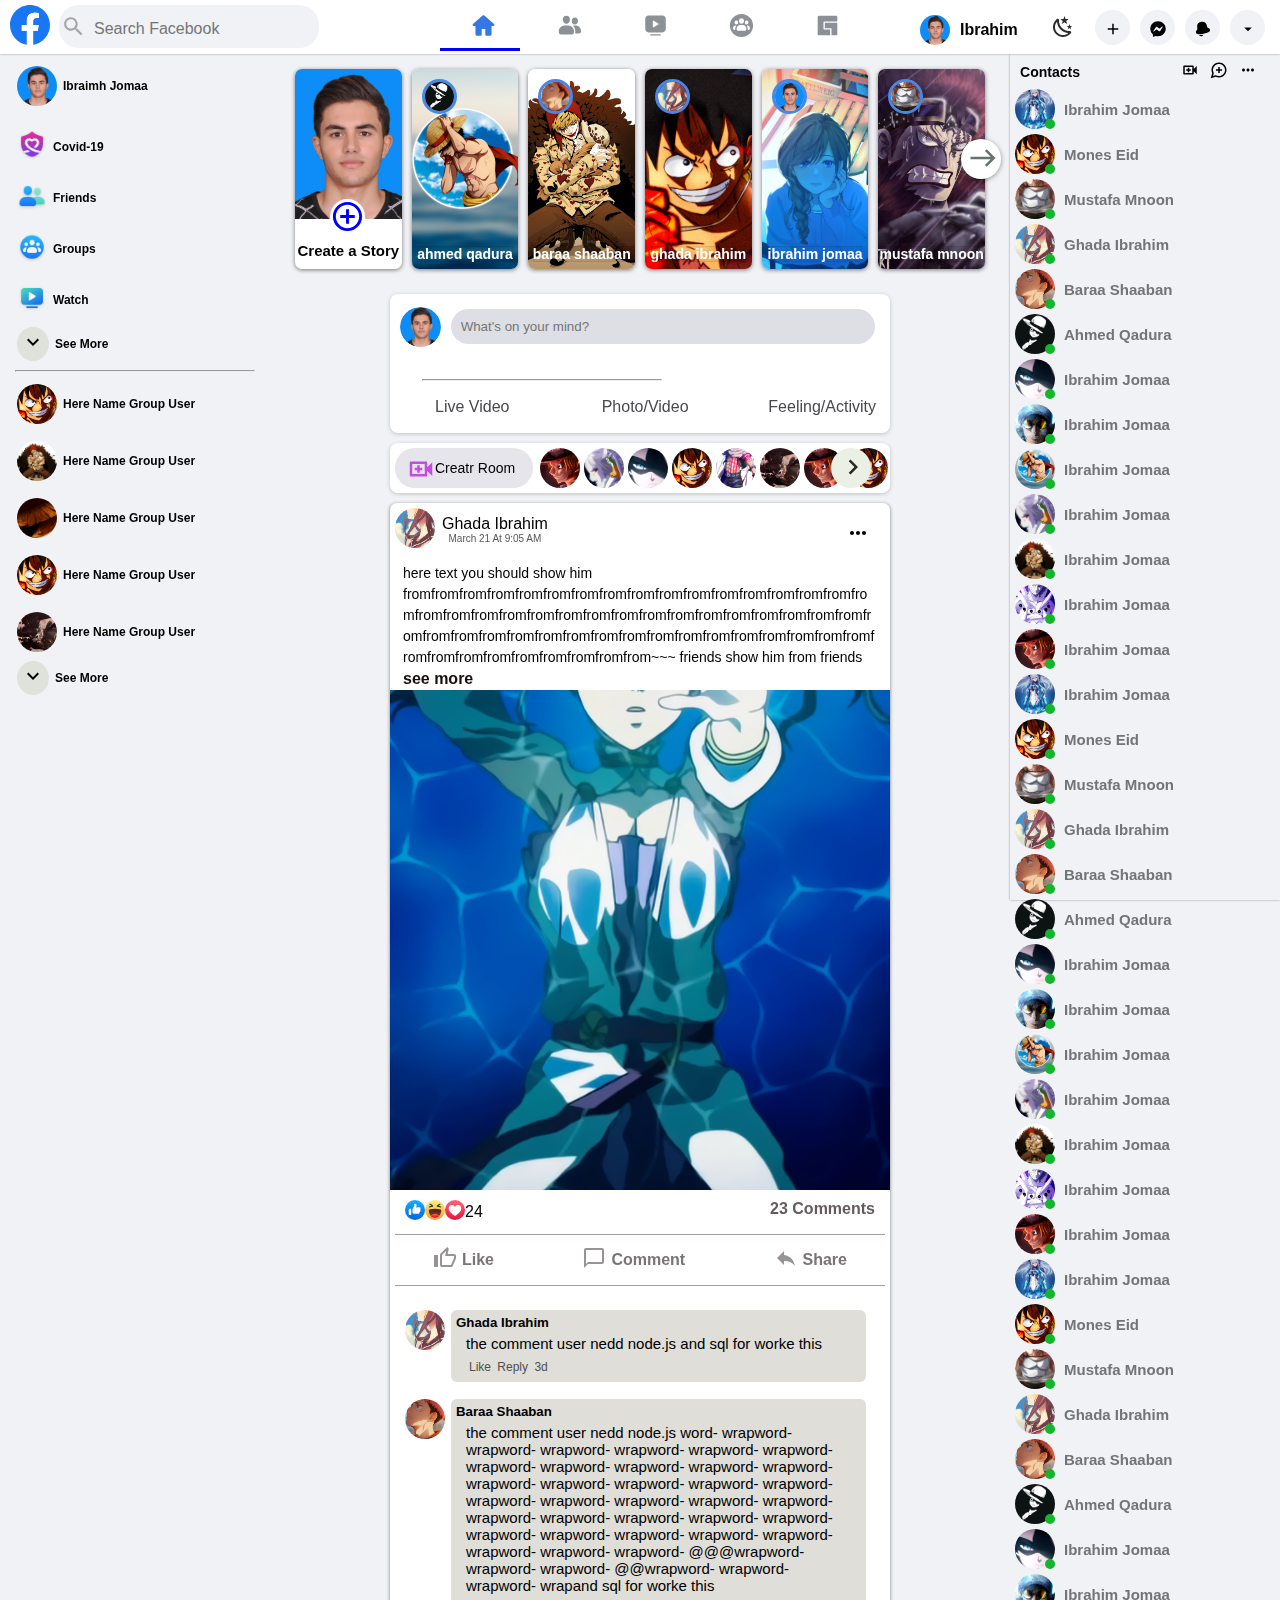
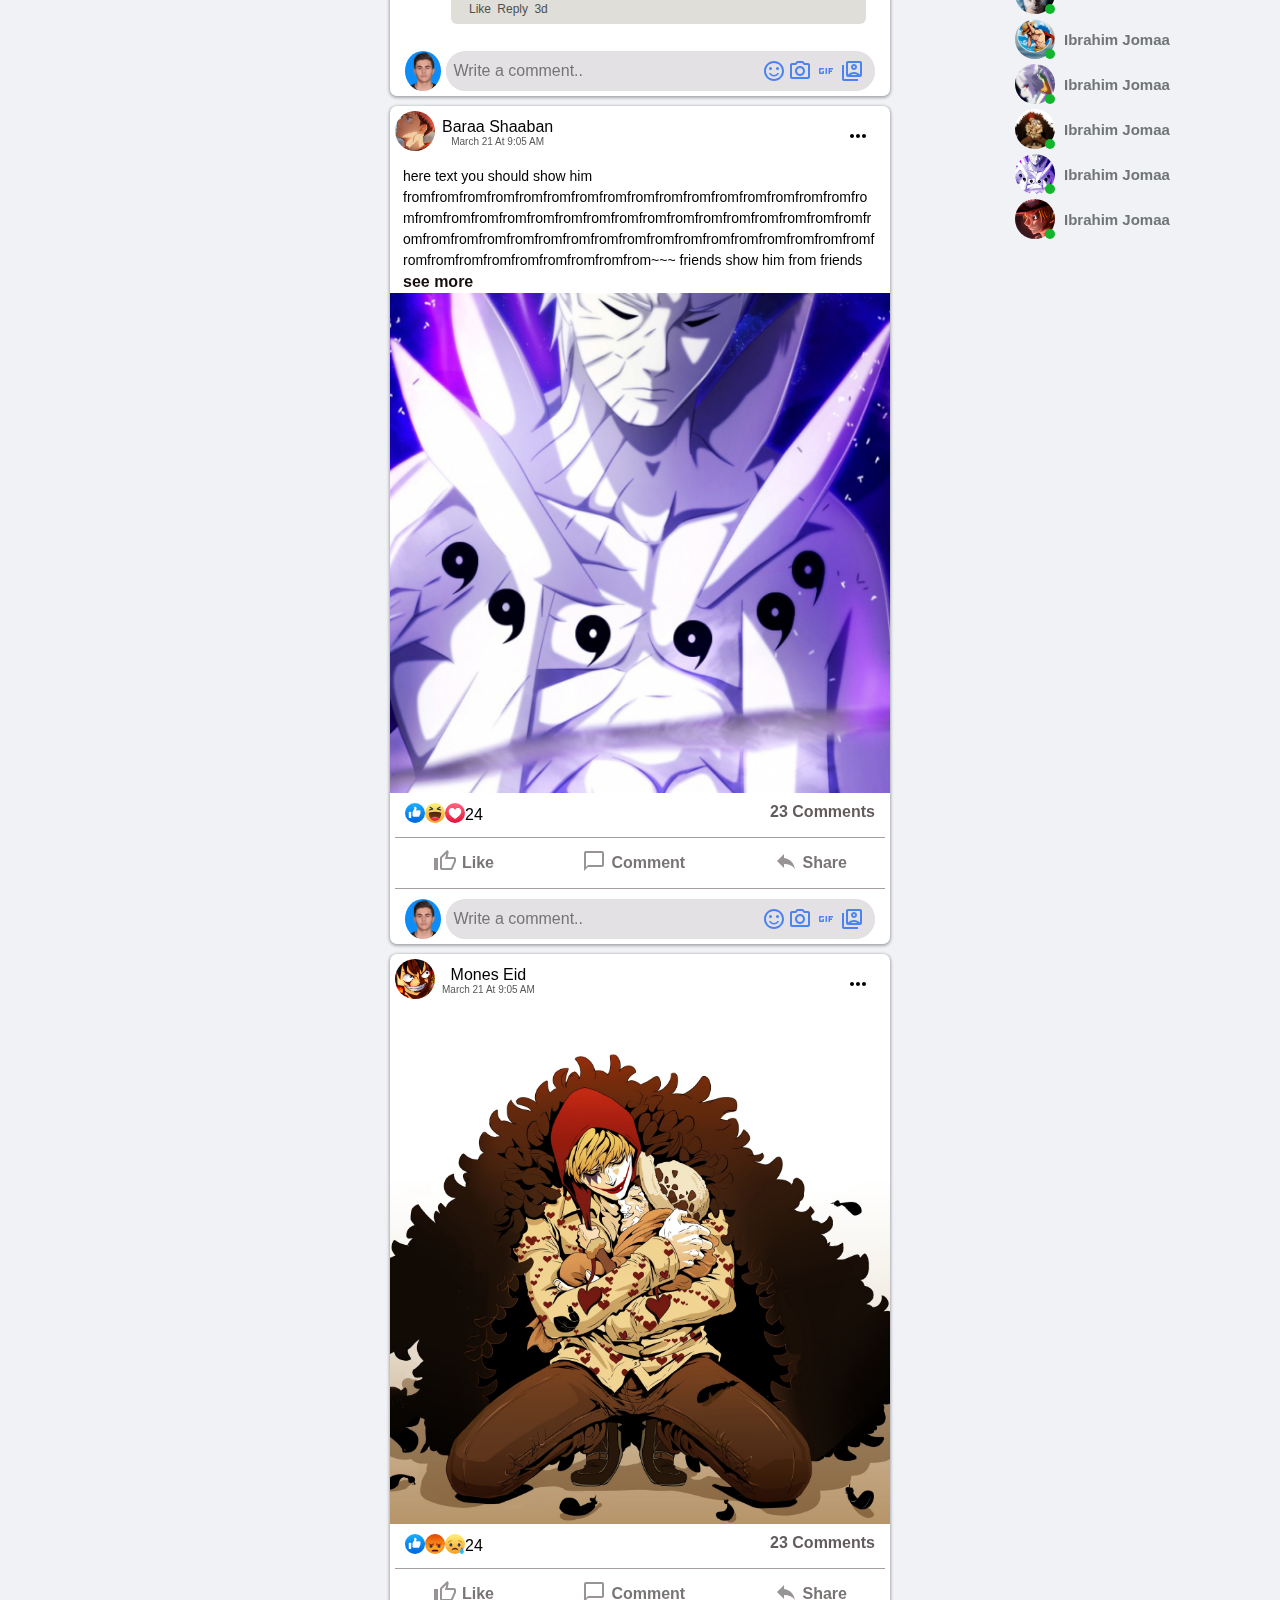
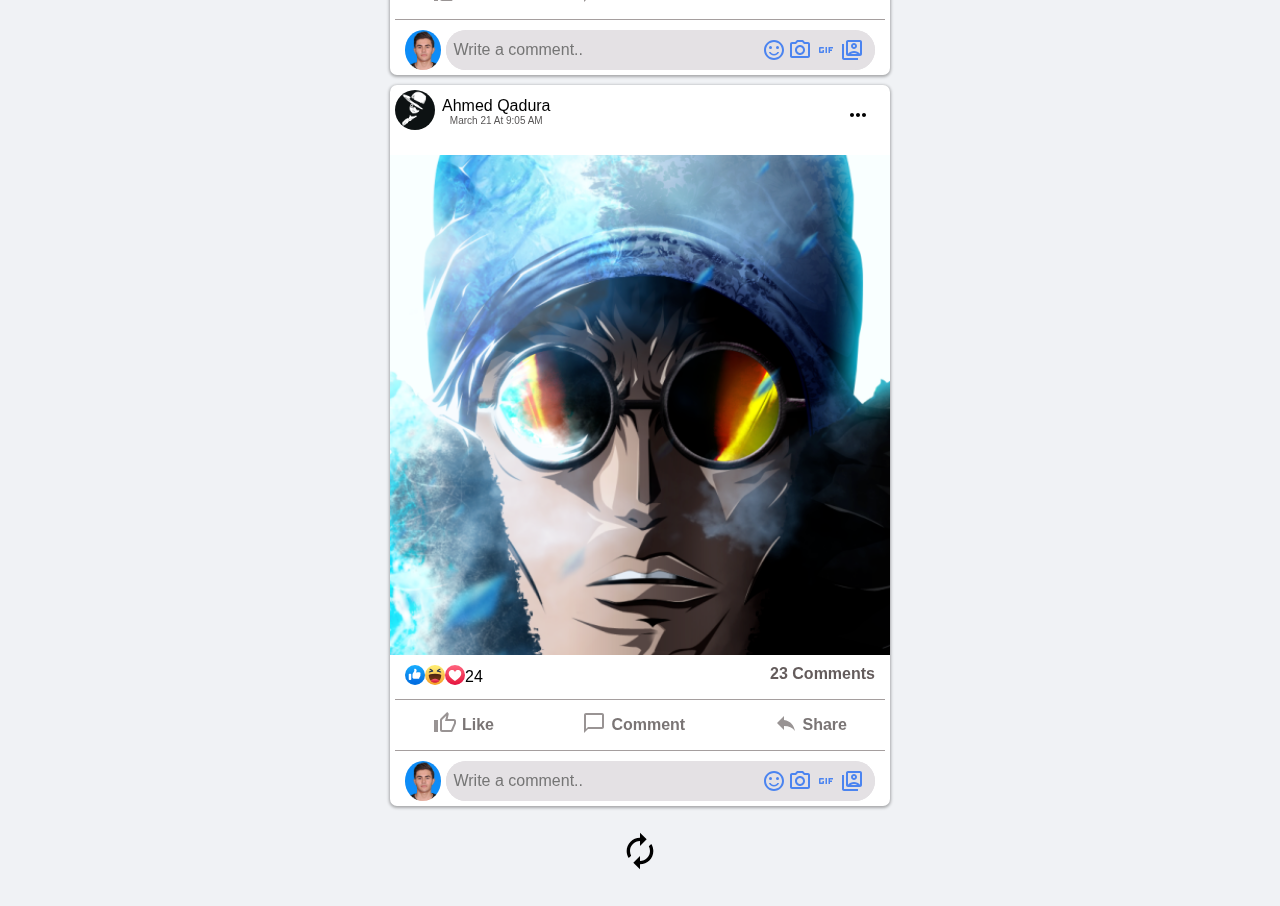
<file: home/home.html>
<!DOCTYPE html>
<html lang="en">
<head>
    <meta charset="UTF-8">
    <meta http-equiv="X-UA-Compatible" content="IE=edge">
   <meta name="viewport" content="width=device-width, initial-scale=1.0">
   
<link rel="stylesheet" href="../style/home_header.css">
<link rel="stylesheet" href="../style/home_main.css">
<link rel="stylesheet" href="../style/home_header_pop.css">

<link rel="stylesheet" href="../style/main_left.css">
<link rel="stylesheet" href="../style/main_right.css">
<link rel="stylesheet" href="../style/imageSHOW.css">
<link rel="stylesheet" href="../style/main_create_post_pop.css">
<link rel="stylesheet" href="../style/dark_light.css">

   <script src="../app/home_header.js" defer></script>
    <script src="../app/home_left.js" defer></script>
    <script src="../app/post.js" defer></script>
    <script src="../app/main_create_post_pop.js" defer></script>
    <script src="../app/dark_light.js" defer></script>

    <script src="../app/export_class.js"></script>
    
    <title>home</title>

</head>
<body>
    
    <header class="header">
        <div class="container">
            <div class="logo">
             
                <a href=""><svg xmlns="http://www.w3.org/2000/svg" xml:space="preserve" width="14.2222in" height="14.2222in" version="1.1" style="shape-rendering:geometricPrecision; text-rendering:geometricPrecision; image-rendering:optimizeQuality; fill-rule:evenodd; clip-rule:evenodd"
                                                viewBox="0 0 14222 14222"
                                                xmlns:xlink="http://www.w3.org/1999/xlink">
                                                <defs>
                                                <style type="text/css">
                                                <![CDATA[
                                                    .fil0 {fill:#1977F3;fill-rule:nonzero}
                                                    .fil1 {fill:#FEFEFE;fill-rule:nonzero}
                                                ]]>
                                                </style>
                                                </defs>
                                                <g id="Layer_x0020_1">
                                                <metadata id="CorelCorpID_0Corel-Layer"/>
                                                <path class="fil0" d="M14222 7111c0,-3927 -3184,-7111 -7111,-7111 -3927,0 -7111,3184 -7111,7111 0,3549 2600,6491 6000,7025l0 -4969 -1806 0 0 -2056 1806 0 0 -1567c0,-1782 1062,-2767 2686,-2767 778,0 1592,139 1592,139l0 1750 -897 0c-883,0 -1159,548 -1159,1111l0 1334 1972 0 -315 2056 -1657 0 0 4969c3400,-533 6000,-3475 6000,-7025z"/>
                                                <path class="fil1" d="M9879 9167l315 -2056 -1972 0 0 -1334c0,-562 275,-1111 1159,-1111l897 0 0 -1750c0,0 -814,-139 -1592,-139 -1624,0 -2686,984 -2686,2767l0 1567 -1806 0 0 2056 1806 0 0 4969c362,57 733,86 1111,86 378,0 749,-30 1111,-86l0 -4969 1657 0z"/>
                                                </g>
                </svg></a>
            </div>
    
            <div class="search">
                <div class="icon">
                    <svg xmlns="http://www.w3.org/2000/svg" height="24px" viewBox="0 0 24 24" width="24px" fill="rgb(165, 165, 165)"><path d="M0 0h24v24H0V0z" fill="none"/><path d="M15.5 14h-.79l-.28-.27C15.41 12.59 16 11.11 16 9.5 16 5.91 13.09 3 9.5 3S3 5.91 3 9.5 5.91 16 9.5 16c1.61 0 3.09-.59 4.23-1.57l.27.28v.79l5 4.99L20.49 19l-4.99-5zm-6 0C7.01 14 5 11.99 5 9.5S7.01 5 9.5 5 14 7.01 14 9.5 11.99 14 9.5 14z"/></svg>
                </div>
                <div class="input">
                    <input type="text" placeholder="Search Facebook">
                </div>
            </div>
    
            <div class="menu">
                <ul> 
                    <li class="home"  >
                        <svg  class="home-svg" viewBox="0 0 28 28" height="28" width="28"><path d="M25.825 12.29C25.824 12.289 25.823 12.288 25.821 12.286L15.027 2.937C14.752 2.675 14.392 2.527 13.989 2.521 13.608 2.527 13.248 2.675 13.001 2.912L2.175 12.29C1.756 12.658 1.629 13.245 1.868 13.759 2.079 14.215 2.567 14.479 3.069 14.479L5 14.479 5 23.729C5 24.695 5.784 25.479 6.75 25.479L11 25.479C11.552 25.479 12 25.031 12 24.479L12 18.309C12 18.126 12.148 17.979 12.33 17.979L15.67 17.979C15.852 17.979 16 18.126 16 18.309L16 24.479C16 25.031 16.448 25.479 17 25.479L21.25 25.479C22.217 25.479 23 24.695 23 23.729L23 14.479 24.931 14.479C25.433 14.479 25.921 14.215 26.132 13.759 26.371 13.245 26.244 12.658 25.825 12.29"></path></svg>
                    </li>
                    <li class="friends" >
                        <svg  class="friends-svg" viewBox="0 0 28 28" height="28" width="28"><path d="M20.34 22.428c.077-.455.16-1.181.16-2.18 0-1.998-.84-3.981-2.12-5.41-.292-.326-.077-.838.36-.838h2.205C24.284 14 27 16.91 27 20.489c0 1.385-1.066 2.51-2.378 2.51h-3.786a.496.496 0 01-.495-.571zM20 13c-1.93 0-3.5-1.794-3.5-4 0-2.467 1.341-4 3.5-4s3.5 1.533 3.5 4c0 2.206-1.57 4-3.5 4zm-9.5-1c-2.206 0-4-2.019-4-4.5 0-2.818 1.495-4.5 4-4.5s4 1.682 4 4.5c0 2.481-1.794 4.5-4 4.5zm2.251 2A6.256 6.256 0 0119 20.249v1.313A2.44 2.44 0 0116.563 24H4.438A2.44 2.44 0 012 21.562v-1.313A6.256 6.256 0 018.249 14h4.502z"></path></svg>
                   </li>
    
                    <li class="watch" >
                        <svg class="watch-svg" viewBox="0 0 28 28"  height="28" width="28"><path d="M8.75 25.25C8.336 25.25 8 24.914 8 24.5 8 24.086 8.336 23.75 8.75 23.75L19.25 23.75C19.664 23.75 20 24.086 20 24.5 20 24.914 19.664 25.25 19.25 25.25L8.75 25.25ZM17.164 12.846 12.055 15.923C11.591 16.202 11 15.869 11 15.327L11 9.172C11 8.631 11.591 8.297 12.055 8.576L17.164 11.654C17.612 11.924 17.612 12.575 17.164 12.846M21.75 2.75 6.25 2.75C4.182 2.75 2.5 4.432 2.5 6.5L2.5 18C2.5 20.068 4.182 21.75 6.25 21.75L21.75 21.75C23.818 21.75 25.5 20.068 25.5 18L25.5 6.5C25.5 4.432 23.818 2.75 21.75 2.75"></path></svg>
                   </li>
                    <li class="groups" >
                        <svg class="groups-svg" viewBox="0 0 28 28" height="28" width="28"><path d="M21.877 19 21.364 19C21.139 19 20.971 18.802 20.996 18.577 21.01 18.461 21.017 18.342 21.017 18.221L21.017 17.724C21.017 16.568 20.667 15.491 20.066 14.591 19.899 14.338 20.067 14 20.369 14L20.521 14C22.274 14 23.5 15.492 23.5 17.327 23.5 18.25 22.772 19 21.877 19ZM17.75 10.75C17.75 9.384 18.535 8.5 19.75 8.5 20.965 8.5 21.75 9.384 21.75 10.75 21.75 11.991 20.853 13 19.75 13 18.647 13 17.75 11.991 17.75 10.75ZM19.5 18.221C19.5 19.202 18.682 20 17.678 20L10.323 20C9.317 20 8.5 19.202 8.5 18.221L8.5 17.724C8.5 15.395 10.442 13.5 12.828 13.5L15.173 13.5C17.559 13.5 19.5 15.395 19.5 17.724L19.5 18.221ZM6.25 10.75C6.25 9.384 7.035 8.5 8.25 8.5 9.465 8.5 10.25 9.384 10.25 10.75 10.25 11.991 9.353 13 8.25 13 7.147 13 6.25 11.991 6.25 10.75ZM7.934 14.591C7.334 15.491 6.983 16.568 6.983 17.724L6.983 18.221C6.983 18.342 6.991 18.461 7.004 18.577 7.03 18.802 6.861 19 6.637 19L6.123 19C5.228 19 4.5 18.25 4.5 17.327 4.5 15.492 5.727 14 7.479 14L7.631 14C7.933 14 8.102 14.338 7.934 14.591ZM14 6C15.697 6 16.75 7.15 16.75 9 16.75 10.655 15.517 12 14 12 12.484 12 11.25 10.655 11.25 9 11.25 7.15 12.304 6 14 6ZM14 1C6.832 1 1 6.832 1 14 1 21.169 6.832 27 14 27 21.169 27 27 21.169 27 14 27 6.832 21.169 1 14 1Z"></path></svg>
                   </li>
                    <li class="games" >
                        <svg class="games-svg"  viewBox="0 0 28 28" height="28" width="28"><path d="M10.25 18.5h6.25a.5.5 0 01.5.5v5.5a.5.5 0 01-.5.5H4.25C3.56 25 3 24.44 3 23.75V4.25C3 3.56 3.56 3 4.25 3h19.5c.69 0 1.25.56 1.25 1.25V9a.5.5 0 01-.5.5H10.25a.75.75 0 00-.75.75v7.5c0 .414.336.75.75.75zM11.5 17a.5.5 0 01-.5-.5v-5a.5.5 0 01.5-.5h13a.5.5 0 01.5.5v12.25c0 .69-.56 1.25-1.25 1.25H19a.5.5 0 01-.5-.5v-6.75a.75.75 0 00-.75-.75H11.5z"></path></svg>
                   </li>
    
                    <div class="border-bottom"></div>
                </ul>    
                
            </div>
    

                <div class="dark-mode">
                    <div class="svg">
                        <svg class="moon" xmlns="http://www.w3.org/2000/svg" xmlns:xlink="http://www.w3.org/1999/xlink" version="1.1" width="24" height="24" viewBox="0 0 24 24"><path d="M17.75,4.09L15.22,6.03L16.13,9.09L13.5,7.28L10.87,9.09L11.78,6.03L9.25,4.09L12.44,4L13.5,1L14.56,4L17.75,4.09M21.25,11L19.61,12.25L20.2,14.23L18.5,13.06L16.8,14.23L17.39,12.25L15.75,11L17.81,10.95L18.5,9L19.19,10.95L21.25,11M18.97,15.95C19.8,15.87 20.69,17.05 20.16,17.8C19.84,18.25 19.5,18.67 19.08,19.07C15.17,23 8.84,23 4.94,19.07C1.03,15.17 1.03,8.83 4.94,4.93C5.34,4.53 5.76,4.17 6.21,3.85C6.96,3.32 8.14,4.21 8.06,5.04C7.79,7.9 8.75,10.87 10.95,13.06C13.14,15.26 16.1,16.22 18.97,15.95M17.33,17.97C14.5,17.81 11.7,16.64 9.53,14.5C7.36,12.31 6.2,9.5 6.04,6.68C3.23,9.82 3.34,14.64 6.35,17.66C9.37,20.67 14.19,20.78 17.33,17.97Z" /></svg>
                    </div>
                </div>
                
            <div class="user-profile">
                <div class="user-photo">
                    <img src="../src/users/ibrahim jomaa/78326620.png" alt="">
                </div>
                <div class="fname">
                    <span>Ibrahim</span>
                </div>
            </div>
    
            <div class="control">
                <ul>
                    <li class="create"><a href=""></a>
                        <svg xmlns="http://www.w3.org/2000/svg" height="24px" viewBox="0 0 24 24" width="24px" fill="#000000"><path d="M0 0h24v24H0V0z" fill="none"/><path d="M19 13h-6v6h-2v-6H5v-2h6V5h2v6h6v2z"/></svg>
                    </a></li>
                    <li class="messenger"><a href=""></a>
                        <svg viewBox="0 0 28 28" alt="" class="a8c37x1j ms05siws hwsy1cff b7h9ocf4 fzdkajry" height="20" width="20"><path d="M14 2.042c6.76 0 12 4.952 12 11.64S20.76 25.322 14 25.322a13.091 13.091 0 0 1-3.474-.461.956 .956 0 0 0-.641.047L7.5 25.959a.961.961 0 0 1-1.348-.849l-.065-2.134a.957.957 0 0 0-.322-.684A11.389 11.389 0 0 1 2 13.682C2 6.994 7.24 2.042 14 2.042ZM6.794 17.086a.57.57 0 0 0 .827.758l3.786-2.874a.722.722 0 0 1 .868 0l2.8 2.1a1.8 1.8 0 0 0 2.6-.481l3.525-5.592a.57.57 0 0 0-.827-.758l-3.786 2.874a.722.722 0 0 1-.868 0l-2.8-2.1a1.8 1.8 0 0 0-2.6.481Z"></path></svg>
                    </a></li>
                    <li class="notifications"><a href=""></a>
                        <svg viewBox="0 0 28 28"><path d="M7.847 23.488C9.207 23.488 11.443 23.363 14.467 22.806 13.944 24.228 12.581 25.247 10.98 25.247 9.649 25.247 8.483 24.542 7.825 23.488L7.847 23.488ZM24.923 15.73C25.17 17.002 24.278 18.127 22.27 19.076 21.17 19.595 18.724 20.583 14.684 21.369 11.568 21.974 9.285 22.113 7.848 22.113 7.421 22.113 7.068 22.101 6.79 22.085 4.574 21.958 3.324 21.248 3.077 19.976 2.702 18.049 3.295 17.305 4.278 16.073L4.537 15.748C5.2 14.907 5.459 14.081 5.035 11.902 4.086 7.022 6.284 3.687 11.064 2.753 15.846 1.83 19.134 4.096 20.083 8.977 20.506 11.156 21.056 11.824 21.986 12.355L21.986 12.356 22.348 12.561C23.72 13.335 24.548 13.802 24.923 15.73Z"></path></svg>
                    </a></li>
                    <li class="account"><a href=""></a>   
                        <svg id="more" xmlns="http://www.w3.org/2000/svg" height="24px" viewBox="0 0 24 24" fill="#000000"><path d="M0 0h24v24H0V0z" fill="none"/><path d="M7 10l5 5 5-5H7z"/></svg>
                    </a></li>
                </ul>
            </div>
        </div>
    
    <!-- pop create -->
    <div class="create-pop">
        <div class="create">
            <div class="title">
            <h1>Create</h1>
            </div>
            <div class="for-share">
                <div class="post op">  
                    <div class="svg">
                        <svg xmlns="http://www.w3.org/2000/svg" height="24px" viewBox="0 0 24 24" width="24px" fill="#000000"><path d="M0 0h24v24H0V0z" fill="none"/><path d="M22 4c0-1.1-.9-2-2-2H4c-1.1 0-2 .9-2 2v12c0 1.1.9 2 2 2h14l4 4V4zm-2 13.17L18.83 16H4V4h16v13.17zM13 5h-2v4H7v2h4v4h2v-4h4V9h-4z"/></svg>
                    </div> 
                    <div class="content">
                        <h4>Post</h4>
                        <span>Share a post on News Feed.</span>
                    </div>
    
                </div>
    
                <div class="story op">  
                    <div class="svg">
                        <svg xmlns="http://www.w3.org/2000/svg" enable-background="new 0 0 24 24"  viewBox="0 0 24 24"  fill="#000000"><g><rect fill="none"  x="0"/></g><g><path d="M22.47,5.2C22,4.96,21.51,4.76,21,4.59v12.03C19.86,16.21,18.69,16,17.5,16c-1.9,0-3.78,0.54-5.5,1.58V5.48 C10.38,4.55,8.51,4,6.5,4C4.71,4,3.02,4.44,1.53,5.2C1.2,5.36,1,5.71,1,6.08v12.08c0,0.58,0.47,0.99,1,0.99 c0.16,0,0.32-0.04,0.48-0.12C3.69,18.4,5.05,18,6.5,18c2.07,0,3.98,0.82,5.5,2c1.52-1.18,3.43-2,5.5-2c1.45,0,2.81,0.4,4.02,1.04 c0.16,0.08,0.32,0.12,0.48,0.12c0.52,0,1-0.41,1-0.99V6.08C23,5.71,22.8,5.36,22.47,5.2z M10,16.62C8.86,16.21,7.69,16,6.5,16 c-1.19,0-2.36,0.21-3.5,0.62V6.71C4.11,6.24,5.28,6,6.5,6C7.7,6,8.89,6.25,10,6.72V16.62z M19,0.5l-5,5V15l5-4.5V0.5z"/></g></svg>
                    </div> 
    
                    <div class="content">
                        <h4>Story</h4>
                        <span>Share a photo or write something.</span>
                    </div>
    
                </div>
    
                <div class="room op">  
                    <div class="svg">
                        <svg xmlns="http://www.w3.org/2000/svg"  viewBox="0 0 24 24"  fill="#000000"><path d="M0 0h24v24H0V0z" fill="none"/><path d="M17 10.5V7c0-.55-.45-1-1-1H4c-.55 0-1 .45-1 1v10c0 .55.45 1 1 1h12c.55 0 1-.45 1-1v-3.5l4 4v-11l-4 4zM15 16H5V8h10v8zm-6-1h2v-2h2v-2h-2V9H9v2H7v2h2z"/></svg>
                    </div>
                    <div class="content">  
                        <h4>Room</h4>
                        <span>Video chat with anyone, on or off Facebook, without time limits.</span>
               
                    </div>
                </div>
            <hr>
                <div class="page op">  
                    <div class="svg">
                        <svg xmlns="http://www.w3.org/2000/svg" enable-background="new 0 0 24 24"  viewBox="0 0 24 24"  fill="#000000"><g><rect fill="none" height="24" width="24"/></g><g><g/><path d="M14,9l-1-2H7V5.72C7.6,5.38,8,4.74,8,4c0-1.1-0.9-2-2-2S4,2.9,4,4c0,0.74,0.4,1.38,1,1.72V21h2v-4h5l1,2h7V9H14z M18,17h-4 l-1-2H7V9h5l1,2h5V17z"/></g></svg>
                    </div>
                    <div class="content">  
                        <h4>Page</h4>
                        <span>Connect and share with customers or fans.</span>
                    </div>
                </div>
    
                <div class="group op">  
                    <div class="svg">
                        <svg xmlns="http://www.w3.org/2000/svg" enable-background="new 0 0 24 24"  viewBox="0 0 24 24" fill="#000000"><rect fill="none" height="24" width="24"/><g><path d="M4,13c1.1,0,2-0.9,2-2c0-1.1-0.9-2-2-2s-2,0.9-2,2C2,12.1,2.9,13,4,13z M5.13,14.1C4.76,14.04,4.39,14,4,14 c-0.99,0-1.93,0.21-2.78,0.58C0.48,14.9,0,15.62,0,16.43V18l4.5,0v-1.61C4.5,15.56,4.73,14.78,5.13,14.1z M20,13c1.1,0,2-0.9,2-2 c0-1.1-0.9-2-2-2s-2,0.9-2,2C18,12.1,18.9,13,20,13z M24,16.43c0-0.81-0.48-1.53-1.22-1.85C21.93,14.21,20.99,14,20,14 c-0.39,0-0.76,0.04-1.13,0.1c0.4,0.68,0.63,1.46,0.63,2.29V18l4.5,0V16.43z M16.24,13.65c-1.17-0.52-2.61-0.9-4.24-0.9 c-1.63,0-3.07,0.39-4.24,0.9C6.68,14.13,6,15.21,6,16.39V18h12v-1.61C18,15.21,17.32,14.13,16.24,13.65z M8.07,16 c0.09-0.23,0.13-0.39,0.91-0.69c0.97-0.38,1.99-0.56,3.02-0.56s2.05,0.18,3.02,0.56c0.77,0.3,0.81,0.46,0.91,0.69H8.07z M12,8 c0.55,0,1,0.45,1,1s-0.45,1-1,1s-1-0.45-1-1S11.45,8,12,8 M12,6c-1.66,0-3,1.34-3,3c0,1.66,1.34,3,3,3s3-1.34,3-3 C15,7.34,13.66,6,12,6L12,6z"/></g></svg>
                    </div>
                    <div class="content">  
                        <h4>Group</h4>
                        <span>Connect with people who share your interests.</span>
               
                    </div>
                </div>
                <div class="event op">  
                    <div class="svg">
                        <svg xmlns="http://www.w3.org/2000/svg" enable-background="new 0 0 24 24" height="24px" viewBox="0 0 24 24" width="24px" fill="#000000"><g><rect fill="none" height="24" width="24"/><path d="M22,5v2h-3v3h-2V7h-3V5h3V2h2v3H22z M19,19H5V5h6V3H5C3.9,3,3,3.9,3,5v14c0,1.1,0.9,2,2,2h14c1.1,0,2-0.9,2-2v-6h-2V19z M15,13v4h2v-4H15z M11,17h2V9h-2V17z M9,17v-6H7v6H9z"/></g></svg>
                    </div>
                    <div class="content">  
                        <h4>Event</h4>
                        <span>Bring people together with a public or private event.</span>
                    </div>
                </div>
            </div>
        </div>
    
    </div>
    
    <!-- pop messenger -->
    <div class="messenger-pop">
        <div class="content-msg">
    
                <!-- head messenger start -->
            <div class="head">
                <div class="h3">
                    <h3>Messenger</h3>
                </div>
                <div class="more">
                    <div class="options">   
                        <svg xmlns="http://www.w3.org/2000/svg" height="24px" viewBox="0 0 24 24" width="24px" fill="#000000"><path d="M0 0h24v24H0V0z" fill="none"/><path d="M6 10c-1.1 0-2 .9-2 2s.9 2 2 2 2-.9 2-2-.9-2-2-2zm12 0c-1.1 0-2 .9-2 2s.9 2 2 2 2-.9 2-2-.9-2-2-2zm-6 0c-1.1 0-2 .9-2 2s.9 2 2 2 2-.9 2-2-.9-2-2-2z"/></svg>
                    </div>
                    <div class="open-inmsg">
                        <svg xmlns="http://www.w3.org/2000/svg" height="24px" viewBox="0 0 24 24" width="24px" fill="#000000"><path d="M0 0h24v24H0V0z" fill="none"/><path d="M15 3l2.3 2.3-2.89 2.87 1.42 1.42L18.7 6.7 21 9V3h-6zM3 9l2.3-2.3 2.87 2.89 1.42-1.42L6.7 5.3 9 3H3v6zm6 12l-2.3-2.3 2.89-2.87-1.42-1.42L5.3 17.3 3 15v6h6zm12-6l-2.3 2.3-2.87-2.89-1.42 1.42 2.89 2.87L15 21h6v-6z"/></svg>
                    </div>
                    <div class="c-room">
                        <svg xmlns="http://www.w3.org/2000/svg" height="24px" viewBox="0 0 24 24" width="24px" fill="#000000"><path d="M0 0h24v24H0V0z" fill="none"/><path d="M17 10.5V7c0-.55-.45-1-1-1H4c-.55 0-1 .45-1 1v10c0 .55.45 1 1 1h12c.55 0 1-.45 1-1v-3.5l4 4v-11l-4 4zM15 16H5V8h10v8zm-6-1h2v-2h2v-2h-2V9H9v2H7v2h2z"/></svg>
                    </div>
                    <div class="new-msg">
                        <svg xmlns="http://www.w3.org/2000/svg" enable-background="new 0 0 24 24" height="24px" viewBox="0 0 24 24" width="24px" fill="#000000"><rect fill="none" fill-rule="evenodd" height="24" width="24"/><g><path d="M12,4c4.41,0,8,3.59,8,8s-3.59,8-8,8c-1.18,0-2.34-0.26-3.43-0.78c-0.27-0.13-0.56-0.19-0.86-0.19 c-0.19,0-0.38,0.03-0.56,0.08l-3.2,0.94l0.94-3.2c0.14-0.47,0.1-0.98-0.11-1.42C4.26,14.34,4,13.18,4,12C4,7.59,7.59,4,12,4 M12,2 C6.48,2,2,6.48,2,12c0,1.54,0.36,2.98,0.97,4.29L1,23l6.71-1.97C9.02,21.64,10.46,22,12,22c5.52,0,10-4.48,10-10 C22,6.48,17.52,2,12,2L12,2z"/></g><polygon fill-rule="evenodd" points="13,8 11,8 11,11 8,11 8,13 11,13 11,16 13,16 13,13 16,13 16,11 13,11"/></svg>
                    </div>
                </div>
            </div>
    
            <!-- search msg start -->
            <div class="search-msg">
                <div class="svg">
                    <svg xmlns="http://www.w3.org/2000/svg" height="24px" viewBox="0 0 24 24" width="24px" fill="#000000"><path d="M0 0h24v24H0V0z" fill="none"/><path d="M15.5 14h-.79l-.28-.27C15.41 12.59 16 11.11 16 9.5 16 5.91 13.09 3 9.5 3S3 5.91 3 9.5 5.91 16 9.5 16c1.61 0 3.09-.59 4.23-1.57l.27.28v.79l5 4.99L20.49 19l-4.99-5zm-6 0C7.01 14 5 11.99 5 9.5S7.01 5 9.5 5 14 7.01 14 9.5 11.99 14 9.5 14z"/></svg>
                </div>
                <div class="input-search-msg">
                    <input type="text" placeholder="Search Messenger">
                </div>
            </div>
    
    
            <!-- friends for msg start-->
            <div class="my-friends-msg">
                <div class="user 0001">
                    <div class="img">
                        <img src="../src/users/ibrahim jomaa/78326620.png">
                    </div>
                    <span>ibrahim jomaa</span>
                    <div class="svg">
                        <svg xmlns="http://www.w3.org/2000/svg" height="24px" viewBox="0 0 24 24" width="24px" fill="#000000"><path d="M0 0h24v24H0V0z" fill="none"/><path d="M9 16.2L4.8 12l-1.4 1.4L9 19 21 7l-1.4-1.4L9 16.2z"/></svg>
                    </div>
                    <div class="show-options">
                        <svg xmlns="http://www.w3.org/2000/svg" height="24px" viewBox="0 0 24 24" width="24px" fill="#000000"><path d="M0 0h24v24H0V0z" fill="none"/><path d="M6 10c-1.1 0-2 .9-2 2s.9 2 2 2 2-.9 2-2-.9-2-2-2zm12 0c-1.1 0-2 .9-2 2s.9 2 2 2 2-.9 2-2-.9-2-2-2zm-6 0c-1.1 0-2 .9-2 2s.9 2 2 2 2-.9 2-2-.9-2-2-2z"/></svg>
                    </div>
                    <div class="circle-on"></div>
                </div>
                <div class="user 0002">
                    <div class="img">
                        <img src="../src/users/mones eid/886032.jpg">
                    </div>
                    <span>mones eid</span>
                    <div class="svg">
                        <svg xmlns="http://www.w3.org/2000/svg" height="24px" viewBox="0 0 24 24" width="24px" fill="#000000"><path d="M0 0h24v24H0V0z" fill="none"/><path d="M9 16.2L4.8 12l-1.4 1.4L9 19 21 7l-1.4-1.4L9 16.2z"/></svg>
                    </div>
                    <div class="show-options">
                        <svg xmlns="http://www.w3.org/2000/svg" height="24px" viewBox="0 0 24 24" width="24px" fill="#000000"><path d="M0 0h24v24H0V0z" fill="none"/><path d="M6 10c-1.1 0-2 .9-2 2s.9 2 2 2 2-.9 2-2-.9-2-2-2zm12 0c-1.1 0-2 .9-2 2s.9 2 2 2 2-.9 2-2-.9-2-2-2zm-6 0c-1.1 0-2 .9-2 2s.9 2 2 2 2-.9 2-2-.9-2-2-2z"/></svg>
                    </div>
                    <div class="circle-on"></div>
                </div>
                <div class="user 0003">
                    <div class="img">
                        <img src="../src/users/mustafa mnoon/888385.jpg">
                    </div>
                    <span>mustafa mnoon</span>
                    <div class="svg">
                        <svg xmlns="http://www.w3.org/2000/svg" height="24px" viewBox="0 0 24 24" width="24px" fill="#000000"><path d="M0 0h24v24H0V0z" fill="none"/><path d="M9 16.2L4.8 12l-1.4 1.4L9 19 21 7l-1.4-1.4L9 16.2z"/></svg>
                    </div>
                    <div class="show-options">
                        <svg xmlns="http://www.w3.org/2000/svg" height="24px" viewBox="0 0 24 24" width="24px" fill="#000000"><path d="M0 0h24v24H0V0z" fill="none"/><path d="M6 10c-1.1 0-2 .9-2 2s.9 2 2 2 2-.9 2-2-.9-2-2-2zm12 0c-1.1 0-2 .9-2 2s.9 2 2 2 2-.9 2-2-.9-2-2-2zm-6 0c-1.1 0-2 .9-2 2s.9 2 2 2 2-.9 2-2-.9-2-2-2z"/></svg>
                    </div>
                    <div class="circle-on"></div>
                </div>
                <div class="user 0004">
                    <div class="img">
                        <img src="../src/users/ghada ibrahim/901020.jpg">
                    </div>
                    <span>ghada ibrahim</span>
                    <div class="svg">
                        <svg xmlns="http://www.w3.org/2000/svg" height="24px" viewBox="0 0 24 24" width="24px" fill="#000000"><path d="M0 0h24v24H0V0z" fill="none"/><path d="M9 16.2L4.8 12l-1.4 1.4L9 19 21 7l-1.4-1.4L9 16.2z"/></svg>
                    </div>
                    <div class="show-options">
                        <svg xmlns="http://www.w3.org/2000/svg" height="24px" viewBox="0 0 24 24" width="24px" fill="#000000"><path d="M0 0h24v24H0V0z" fill="none"/><path d="M6 10c-1.1 0-2 .9-2 2s.9 2 2 2 2-.9 2-2-.9-2-2-2zm12 0c-1.1 0-2 .9-2 2s.9 2 2 2 2-.9 2-2-.9-2-2-2zm-6 0c-1.1 0-2 .9-2 2s.9 2 2 2 2-.9 2-2-.9-2-2-2z"/></svg>
                    </div>
                    <div class="circle-on"></div>
                </div>
                <div class="user 0005">
                    <div class="img">
                        <img src="../src/users/baraa shaaban/905810.jpg">
                    </div>
                    <span>baraa shaaban</span>
                    <div class="svg">
                        <svg xmlns="http://www.w3.org/2000/svg" height="24px" viewBox="0 0 24 24" width="24px" fill="#000000"><path d="M0 0h24v24H0V0z" fill="none"/><path d="M9 16.2L4.8 12l-1.4 1.4L9 19 21 7l-1.4-1.4L9 16.2z"/></svg>
                    </div>
                    <div class="show-options">
                        <svg xmlns="http://www.w3.org/2000/svg" height="24px" viewBox="0 0 24 24" width="24px" fill="#000000"><path d="M0 0h24v24H0V0z" fill="none"/><path d="M6 10c-1.1 0-2 .9-2 2s.9 2 2 2 2-.9 2-2-.9-2-2-2zm12 0c-1.1 0-2 .9-2 2s.9 2 2 2 2-.9 2-2-.9-2-2-2zm-6 0c-1.1 0-2 .9-2 2s.9 2 2 2 2-.9 2-2-.9-2-2-2z"/></svg>
                    </div>
                    <div class="circle-on"></div>
                </div>
                <div class="user 0006">
                    <div class="img">
                        <img src="../src/users/ahmed qadura/882385.png">
                    </div>
                    <span>ahmed qadura</span>
                    <div class="svg">
                        <svg xmlns="http://www.w3.org/2000/svg" height="24px" viewBox="0 0 24 24" width="24px" fill="#000000"><path d="M0 0h24v24H0V0z" fill="none"/><path d="M9 16.2L4.8 12l-1.4 1.4L9 19 21 7l-1.4-1.4L9 16.2z"/></svg>
                    </div>
                    <div class="show-options">
                        <svg xmlns="http://www.w3.org/2000/svg" height="24px" viewBox="0 0 24 24" width="24px" fill="#000000"><path d="M0 0h24v24H0V0z" fill="none"/><path d="M6 10c-1.1 0-2 .9-2 2s.9 2 2 2 2-.9 2-2-.9-2-2-2zm12 0c-1.1 0-2 .9-2 2s.9 2 2 2 2-.9 2-2-.9-2-2-2zm-6 0c-1.1 0-2 .9-2 2s.9 2 2 2 2-.9 2-2-.9-2-2-2z"/></svg>
                    </div>
                    <div class="circle-on"></div>
                </div>
    
    
    
                <div class="user 0007">
                    <div class="img">
                        <img src="../src/856406.png">
                    </div>
                    <span>ibrahim jomaa</span>
                    <div class="svg">
                        <svg xmlns="http://www.w3.org/2000/svg" height="24px" viewBox="0 0 24 24" width="24px" fill="#000000"><path d="M0 0h24v24H0V0z" fill="none"/><path d="M9 16.2L4.8 12l-1.4 1.4L9 19 21 7l-1.4-1.4L9 16.2z"/></svg>
                    </div>
                    <div class="show-options">
                        <svg xmlns="http://www.w3.org/2000/svg" height="24px" viewBox="0 0 24 24" width="24px" fill="#000000"><path d="M0 0h24v24H0V0z" fill="none"/><path d="M6 10c-1.1 0-2 .9-2 2s.9 2 2 2 2-.9 2-2-.9-2-2-2zm12 0c-1.1 0-2 .9-2 2s.9 2 2 2 2-.9 2-2-.9-2-2-2zm-6 0c-1.1 0-2 .9-2 2s.9 2 2 2 2-.9 2-2-.9-2-2-2z"/></svg>
                    </div>
                    <div class="circle-on"></div>
                </div>
                
    
                <div class="user 0008">
                    <div class="img">
                        <img src="../src/857706.png">
                    </div>
                    <span>ibrahim jomaa</span>
                    <div class="svg">
                        <svg xmlns="http://www.w3.org/2000/svg" height="24px" viewBox="0 0 24 24" width="24px" fill="#000000"><path d="M0 0h24v24H0V0z" fill="none"/><path d="M9 16.2L4.8 12l-1.4 1.4L9 19 21 7l-1.4-1.4L9 16.2z"/></svg>
                    </div>
                    <div class="show-options">
                        <svg xmlns="http://www.w3.org/2000/svg" height="24px" viewBox="0 0 24 24" width="24px" fill="#000000"><path d="M0 0h24v24H0V0z" fill="none"/><path d="M6 10c-1.1 0-2 .9-2 2s.9 2 2 2 2-.9 2-2-.9-2-2-2zm12 0c-1.1 0-2 .9-2 2s.9 2 2 2 2-.9 2-2-.9-2-2-2zm-6 0c-1.1 0-2 .9-2 2s.9 2 2 2 2-.9 2-2-.9-2-2-2z"/></svg>
                    </div>
                    <div class="circle-on"></div>
                </div>
                
    
                <div class="user 0009">
                    <div class="img">
                        <img src="../src/866625.png">
                    </div>
                    <span>ibrahim jomaa</span>
                    <div class="svg">
                        <svg xmlns="http://www.w3.org/2000/svg" height="24px" viewBox="0 0 24 24" width="24px" fill="#000000"><path d="M0 0h24v24H0V0z" fill="none"/><path d="M9 16.2L4.8 12l-1.4 1.4L9 19 21 7l-1.4-1.4L9 16.2z"/></svg>
                    </div>
                    <div class="show-options">
                        <svg xmlns="http://www.w3.org/2000/svg" height="24px" viewBox="0 0 24 24" width="24px" fill="#000000"><path d="M0 0h24v24H0V0z" fill="none"/><path d="M6 10c-1.1 0-2 .9-2 2s.9 2 2 2 2-.9 2-2-.9-2-2-2zm12 0c-1.1 0-2 .9-2 2s.9 2 2 2 2-.9 2-2-.9-2-2-2zm-6 0c-1.1 0-2 .9-2 2s.9 2 2 2 2-.9 2-2-.9-2-2-2z"/></svg>
                    </div>
                    <div class="circle-on"></div>
                </div>
                
    
                <div class="user 0010">
                    <div class="img">
                        <img src="../src/874352.png">
                    </div>
                    <span>ibrahim jomaa</span>
                    <div class="svg">
                        <svg xmlns="http://www.w3.org/2000/svg" height="24px" viewBox="0 0 24 24" width="24px" fill="#000000"><path d="M0 0h24v24H0V0z" fill="none"/><path d="M9 16.2L4.8 12l-1.4 1.4L9 19 21 7l-1.4-1.4L9 16.2z"/></svg>
                    </div>
                    <div class="show-options">
                        <svg xmlns="http://www.w3.org/2000/svg" height="24px" viewBox="0 0 24 24" width="24px" fill="#000000"><path d="M0 0h24v24H0V0z" fill="none"/><path d="M6 10c-1.1 0-2 .9-2 2s.9 2 2 2 2-.9 2-2-.9-2-2-2zm12 0c-1.1 0-2 .9-2 2s.9 2 2 2 2-.9 2-2-.9-2-2-2zm-6 0c-1.1 0-2 .9-2 2s.9 2 2 2 2-.9 2-2-.9-2-2-2z"/></svg>
                    </div>
                    <div class="circle-on"></div>
                </div>
                
    
                <div class="user 0011">
                    <div class="img">
                        <img src="../src/877446.jpg">
                    </div>
                    <span>ibrahim jomaa</span>
                    <div class="svg">
                        <svg xmlns="http://www.w3.org/2000/svg" height="24px" viewBox="0 0 24 24" width="24px" fill="#000000"><path d="M0 0h24v24H0V0z" fill="none"/><path d="M9 16.2L4.8 12l-1.4 1.4L9 19 21 7l-1.4-1.4L9 16.2z"/></svg>
                    </div>
                    <div class="show-options">
                        <svg xmlns="http://www.w3.org/2000/svg" height="24px" viewBox="0 0 24 24" width="24px" fill="#000000"><path d="M0 0h24v24H0V0z" fill="none"/><path d="M6 10c-1.1 0-2 .9-2 2s.9 2 2 2 2-.9 2-2-.9-2-2-2zm12 0c-1.1 0-2 .9-2 2s.9 2 2 2 2-.9 2-2-.9-2-2-2zm-6 0c-1.1 0-2 .9-2 2s.9 2 2 2 2-.9 2-2-.9-2-2-2z"/></svg>
                    </div>
                    <div class="circle-on"></div>
                </div>
                
    
                <div class="user 0012">
                    <div class="img">
                        <img src="../src/879295.jpg">
                    </div>
                    <span>ibrahim jomaa</span>
                    <div class="svg">
                        <svg xmlns="http://www.w3.org/2000/svg" height="24px" viewBox="0 0 24 24" width="24px" fill="#000000"><path d="M0 0h24v24H0V0z" fill="none"/><path d="M9 16.2L4.8 12l-1.4 1.4L9 19 21 7l-1.4-1.4L9 16.2z"/></svg>
                    </div>
                    <div class="show-options">
                        <svg xmlns="http://www.w3.org/2000/svg" height="24px" viewBox="0 0 24 24" width="24px" fill="#000000"><path d="M0 0h24v24H0V0z" fill="none"/><path d="M6 10c-1.1 0-2 .9-2 2s.9 2 2 2 2-.9 2-2-.9-2-2-2zm12 0c-1.1 0-2 .9-2 2s.9 2 2 2 2-.9 2-2-.9-2-2-2zm-6 0c-1.1 0-2 .9-2 2s.9 2 2 2 2-.9 2-2-.9-2-2-2z"/></svg>
                    </div>
                    <div class="circle-on"></div>
                </div>
                
    
                <div class="user 0013">
                    <div class="img">
                        <img src="../src/882216.jpg">
                    </div>
                    <span>ibrahim jomaa</span>
                    <div class="svg">
                        <svg xmlns="http://www.w3.org/2000/svg" height="24px" viewBox="0 0 24 24" width="24px" fill="#000000"><path d="M0 0h24v24H0V0z" fill="none"/><path d="M9 16.2L4.8 12l-1.4 1.4L9 19 21 7l-1.4-1.4L9 16.2z"/></svg>
                    </div>
                    <div class="show-options">
                        <svg xmlns="http://www.w3.org/2000/svg" height="24px" viewBox="0 0 24 24" width="24px" fill="#000000"><path d="M0 0h24v24H0V0z" fill="none"/><path d="M6 10c-1.1 0-2 .9-2 2s.9 2 2 2 2-.9 2-2-.9-2-2-2zm12 0c-1.1 0-2 .9-2 2s.9 2 2 2 2-.9 2-2-.9-2-2-2zm-6 0c-1.1 0-2 .9-2 2s.9 2 2 2 2-.9 2-2-.9-2-2-2z"/></svg>
                    </div>
                    <div class="circle-on"></div>
                </div>
                
                
            </div>
    
            <!-- footer msg start-->
    
            <div class="footer-msg">
                <a href="">See All in Messenger</a>
            </div>
    
        </div>
    </div>
    
    
    <!-- pop notifications  -->
    <div class="notifi-pop">
        <div class="content-notifi">
            <div class="head">
                <div class="h3">
                    <h3>Notifications</h3>
                </div>
                <div class="svg">
                    <svg xmlns="http://www.w3.org/2000/svg" height="24px" viewBox="0 0 24 24" width="24px" fill="#000000"><path d="M0 0h24v24H0V0z" fill="none"/><path d="M6 10c-1.1 0-2 .9-2 2s.9 2 2 2 2-.9 2-2-.9-2-2-2zm12 0c-1.1 0-2 .9-2 2s.9 2 2 2 2-.9 2-2-.9-2-2-2zm-6 0c-1.1 0-2 .9-2 2s.9 2 2 2 2-.9 2-2-.9-2-2-2z"/></svg>
                </div>
            </div>  
    
    
            <!-- notifitions  users start-->
            <div class="notifi user">
                <div class="image-notifi">
                    <div class="img-user">
                        <img src="../src/882384.jpg" >
                    </div>
                    <div class="img-notifi">
                        <svg xmlns="http://www.w3.org/2000/svg" enable-background="new 0 0 24 24" height="24px" viewBox="0 0 24 24" width="24px" fill="#000000"><rect fill="none" height="24" width="24"/><g><path d="M4,13c1.1,0,2-0.9,2-2c0-1.1-0.9-2-2-2s-2,0.9-2,2C2,12.1,2.9,13,4,13z M5.13,14.1C4.76,14.04,4.39,14,4,14 c-0.99,0-1.93,0.21-2.78,0.58C0.48,14.9,0,15.62,0,16.43V18l4.5,0v-1.61C4.5,15.56,4.73,14.78,5.13,14.1z M20,13c1.1,0,2-0.9,2-2 c0-1.1-0.9-2-2-2s-2,0.9-2,2C18,12.1,18.9,13,20,13z M24,16.43c0-0.81-0.48-1.53-1.22-1.85C21.93,14.21,20.99,14,20,14 c-0.39,0-0.76,0.04-1.13,0.1c0.4,0.68,0.63,1.46,0.63,2.29V18l4.5,0V16.43z M16.24,13.65c-1.17-0.52-2.61-0.9-4.24-0.9 c-1.63,0-3.07,0.39-4.24,0.9C6.68,14.13,6,15.21,6,16.39V18h12v-1.61C18,15.21,17.32,14.13,16.24,13.65z M8.07,16 c0.09-0.23,0.13-0.39,0.91-0.69c0.97-0.38,1.99-0.56,3.02-0.56s2.05,0.18,3.02,0.56c0.77,0.3,0.81,0.46,0.91,0.69H8.07z M12,8 c0.55,0,1,0.45,1,1s-0.45,1-1,1s-1-0.45-1-1S11.45,8,12,8 M12,6c-1.66,0-3,1.34-3,3c0,1.66,1.34,3,3,3s3-1.34,3-3 C15,7.34,13.66,6,12,6L12,6z"/></g></svg>
                    </div>
                </div>
    
                <div class="msg-notifi">
                    <div class="user-notifi">
                        <span>ibrahim jomaa</span>
                    </div>
                    <div class="event-notifi">
                        <span>add 5 photos in developer html,css,js arab</span>
                    </div>
                    <div class="time-notifi">
                        <span>3 hours ago</span>
                    </div>
                </div>
                
                <div class="options">
                    <svg xmlns="http://www.w3.org/2000/svg" height="24px" viewBox="0 0 24 24" width="24px" fill="#000000"><path d="M0 0h24v24H0V0z" fill="none"/><path d="M6 10c-1.1 0-2 .9-2 2s.9 2 2 2 2-.9 2-2-.9-2-2-2zm12 0c-1.1 0-2 .9-2 2s.9 2 2 2 2-.9 2-2-.9-2-2-2zm-6 0c-1.1 0-2 .9-2 2s.9 2 2 2 2-.9 2-2-.9-2-2-2z"/></svg>
                </div>
    
                <div class="circle-on"></div>
            </div>
            
    
    
    
    
            <div class="notifi user">
                <div class="image-notifi">
                    <div class="img-user">
                        <img src="../src/885918.png" >
                    </div>
                    <div class="img-notifi">
                        <svg xmlns="http://www.w3.org/2000/svg" height="24px" viewBox="0 0 24 24" width="24px" fill="#000000"><path d="M0 0h24v24H0V0z" fill="none"/><path d="M20 2H4c-1.1 0-2 .9-2 2v18l4-4h14c1.1 0 2-.9 2-2V4c0-1.1-.9-2-2-2zm0 14H6l-2 2V4h16v12zM7 9h2v2H7zm4 0h2v2h-2zm4 0h2v2h-2z"/></svg>
                    </div>
                </div>
                <div class="msg-notifi">
                    <div class="user-notifi">
                        <span>ibrahim jomaa</span>
                    </div>
                    <div class="event-notifi">
                        <span>add 5 photos in developer html,css,js arab</span>
                    </div>
                    <div class="time-notifi">
                        <span>3 hours ago</span>
                    </div>
                </div>
                <div class="options">
                    <svg xmlns="http://www.w3.org/2000/svg" height="24px" viewBox="0 0 24 24" width="24px" fill="#000000"><path d="M0 0h24v24H0V0z" fill="none"/><path d="M6 10c-1.1 0-2 .9-2 2s.9 2 2 2 2-.9 2-2-.9-2-2-2zm12 0c-1.1 0-2 .9-2 2s.9 2 2 2 2-.9 2-2-.9-2-2-2zm-6 0c-1.1 0-2 .9-2 2s.9 2 2 2 2-.9 2-2-.9-2-2-2z"/></svg>
                </div>
                <div class="circle-on"></div>
            </div>
    
            <div class="notifi user">
                <div class="image-notifi">
                    <div class="img-user">
                        <img src="../src/886032.jpg" >
                    </div>
                    <div class="img-notifi">
                        <svg xmlns="http://www.w3.org/2000/svg" enable-background="new 0 0 24 24" height="24px" viewBox="0 0 24 24" width="24px" fill="#000000"><g><rect fill="none" height="24" width="24"/></g><g><path d="M12,2C6.48,2,2,6.48,2,12s4.48,10,10,10s10-4.48,10-10S17.52,2,12,2z M12,20c-4.41,0-8-3.59-8-8s3.59-8,8-8s8,3.59,8,8 S16.41,20,12,20z M9.5,16.5l7-4.5l-7-4.5V16.5z"/></g></svg>
                    </div>
                </div>
                <div class="msg-notifi">
                    <div class="user-notifi">
                        <span>ibrahim jomaa</span>
                    </div>
                    <div class="event-notifi">
                        <span>add 5 photos in developer html,css,js arab</span>
                    </div>
                    <div class="time-notifi">
                        <span>3 hours ago</span>
                    </div>
                </div>
                <div class="options">
                    <svg xmlns="http://www.w3.org/2000/svg" height="24px" viewBox="0 0 24 24" width="24px" fill="#000000"><path d="M0 0h24v24H0V0z" fill="none"/><path d="M6 10c-1.1 0-2 .9-2 2s.9 2 2 2 2-.9 2-2-.9-2-2-2zm12 0c-1.1 0-2 .9-2 2s.9 2 2 2 2-.9 2-2-.9-2-2-2zm-6 0c-1.1 0-2 .9-2 2s.9 2 2 2 2-.9 2-2-.9-2-2-2z"/></svg>
                </div>
                <div class="circle-on"></div>
            </div>
    
            <div class="notifi user">
                <div class="image-notifi">
                    <div class="img-user">
                        <img src="../src/901077.jpg" >
                    </div>
                    <div class="img-notifi">
                        <svg xmlns="http://www.w3.org/2000/svg" height="24px" viewBox="0 0 24 24" width="24px" fill="#000000"><path d="M0 0h24v24H0V0zm0 0h24v24H0V0z" fill="none"/><path d="M9 21h9c.83 0 1.54-.5 1.84-1.22l3.02-7.05c.09-.23.14-.47.14-.73v-2c0-1.1-.9-2-2-2h-6.31l.95-4.57.03-.32c0-.41-.17-.79-.44-1.06L14.17 1 7.58 7.59C7.22 7.95 7 8.45 7 9v10c0 1.1.9 2 2 2zM9 9l4.34-4.34L12 10h9v2l-3 7H9V9zM1 9h4v12H1z"/></svg>
                    </div>
                </div>
                <div class="msg-notifi">
                    <div class="user-notifi">
                        <span>ibrahim jomaa</span>
                    </div>
                    <div class="event-notifi">
                        <span>add 5 photos in developer html,css,js arab</span>
                    </div>
                    <div class="time-notifi">
                        <span>3 hours ago</span>
                    </div>
                </div>
                <div class="options">
                    <svg xmlns="http://www.w3.org/2000/svg" height="24px" viewBox="0 0 24 24" width="24px" fill="#000000"><path d="M0 0h24v24H0V0z" fill="none"/><path d="M6 10c-1.1 0-2 .9-2 2s.9 2 2 2 2-.9 2-2-.9-2-2-2zm12 0c-1.1 0-2 .9-2 2s.9 2 2 2 2-.9 2-2-.9-2-2-2zm-6 0c-1.1 0-2 .9-2 2s.9 2 2 2 2-.9 2-2-.9-2-2-2z"/></svg>
                </div>
                <div class="circle-on"></div>
            </div>
    
            <div class="notifi user">
                <div class="image-notifi">
                    <div class="img-user">
                        <img src="../src/901080.jpg" >
                    </div>
                    <div class="img-notifi">
                        <svg xmlns="http://www.w3.org/2000/svg" height="24px" viewBox="0 0 24 24" width="24px" fill="#000000"><path d="M0 0h24v24H0V0z" fill="none"/><path d="M12 21.35l-1.45-1.32C5.4 15.36 2 12.28 2 8.5 2 5.42 4.42 3 7.5 3c1.74 0 3.41.81 4.5 2.09C13.09 3.81 14.76 3 16.5 3 19.58 3 22 5.42 22 8.5c0 3.78-3.4 6.86-8.55 11.54L12 21.35z"/></svg>
                    </div>
                </div>
                <div class="msg-notifi">
                    <div class="user-notifi">
                        <span>ibrahim jomaa</span>
                    </div>
                    <div class="event-notifi">
                        <span>add 5 photos in developer html,css,js arab</span>
                    </div>
                    <div class="time-notifi">
                        <span>3 hours ago</span>
                    </div>
                </div>
                <div class="options">
                    <svg xmlns="http://www.w3.org/2000/svg" height="24px" viewBox="0 0 24 24" width="24px" fill="#000000"><path d="M0 0h24v24H0V0z" fill="none"/><path d="M6 10c-1.1 0-2 .9-2 2s.9 2 2 2 2-.9 2-2-.9-2-2-2zm12 0c-1.1 0-2 .9-2 2s.9 2 2 2 2-.9 2-2-.9-2-2-2zm-6 0c-1.1 0-2 .9-2 2s.9 2 2 2 2-.9 2-2-.9-2-2-2z"/></svg>
                </div>
                <div class="circle-on"></div>
            </div>
    
    
            <div class="notifi user">
                <div class="image-notifi">
                    <div class="img-user">
                        <img src="../src/879295.jpg" >
                    </div>
                    <div class="img-notifi">
                        <svg xmlns="http://www.w3.org/2000/svg" height="24px" viewBox="0 0 24 24" width="24px" fill="#000000"><path d="M0 0h24v24H0V0z" fill="none"/><path d="M12 21.35l-1.45-1.32C5.4 15.36 2 12.28 2 8.5 2 5.42 4.42 3 7.5 3c1.74 0 3.41.81 4.5 2.09C13.09 3.81 14.76 3 16.5 3 19.58 3 22 5.42 22 8.5c0 3.78-3.4 6.86-8.55 11.54L12 21.35z"/></svg>
                    </div>
                </div>
                <div class="msg-notifi">
                    <div class="user-notifi">
                        <span>ibrahim jomaa</span>
                    </div>
                    <div class="event-notifi">
                        <span>add 5 photos in developer html,css,js arab</span>
                    </div>
                    <div class="time-notifi">
                        <span>3 hours ago</span>
                    </div>
                </div>
                <div class="options">
                    <svg xmlns="http://www.w3.org/2000/svg" height="24px" viewBox="0 0 24 24" width="24px" fill="#000000"><path d="M0 0h24v24H0V0z" fill="none"/><path d="M6 10c-1.1 0-2 .9-2 2s.9 2 2 2 2-.9 2-2-.9-2-2-2zm12 0c-1.1 0-2 .9-2 2s.9 2 2 2 2-.9 2-2-.9-2-2-2zm-6 0c-1.1 0-2 .9-2 2s.9 2 2 2 2-.9 2-2-.9-2-2-2z"/></svg>
                </div>
                <div class="circle-on"></div>
            </div>
    
            <div class="notifi user">
                <div class="image-notifi">
                    <div class="img-user">
                        <img src="../src/877446.jpg" >
                    </div>
                    <div class="img-notifi">
                        <svg xmlns="http://www.w3.org/2000/svg" height="24px" viewBox="0 0 24 24" width="24px" fill="#000000"><path d="M0 0h24v24H0V0z" fill="none"/><path d="M12 21.35l-1.45-1.32C5.4 15.36 2 12.28 2 8.5 2 5.42 4.42 3 7.5 3c1.74 0 3.41.81 4.5 2.09C13.09 3.81 14.76 3 16.5 3 19.58 3 22 5.42 22 8.5c0 3.78-3.4 6.86-8.55 11.54L12 21.35z"/></svg>
                    </div>
                </div>
                <div class="msg-notifi">
                    <div class="user-notifi">
                        <span>ibrahim jomaa</span>
                    </div>
                    <div class="event-notifi">
                        <span>add 5 photos in developer html,css,js arab</span>
                    </div>
                    <div class="time-notifi">
                        <span>3 hours ago</span>
                    </div>
                </div>
                <div class="options">
                    <svg xmlns="http://www.w3.org/2000/svg" height="24px" viewBox="0 0 24 24" width="24px" fill="#000000"><path d="M0 0h24v24H0V0z" fill="none"/><path d="M6 10c-1.1 0-2 .9-2 2s.9 2 2 2 2-.9 2-2-.9-2-2-2zm12 0c-1.1 0-2 .9-2 2s.9 2 2 2 2-.9 2-2-.9-2-2-2zm-6 0c-1.1 0-2 .9-2 2s.9 2 2 2 2-.9 2-2-.9-2-2-2z"/></svg>
                </div>
                <div class="circle-on"></div>
            </div>
    
    
            <div class="notifi user">
                <div class="image-notifi">
                    <div class="img-user">
                        <img src="../src/874352.png" >
                    </div>
                    <div class="img-notifi">
                        <svg xmlns="http://www.w3.org/2000/svg" height="24px" viewBox="0 0 24 24" width="24px" fill="#000000"><path d="M0 0h24v24H0V0z" fill="none"/><path d="M12 21.35l-1.45-1.32C5.4 15.36 2 12.28 2 8.5 2 5.42 4.42 3 7.5 3c1.74 0 3.41.81 4.5 2.09C13.09 3.81 14.76 3 16.5 3 19.58 3 22 5.42 22 8.5c0 3.78-3.4 6.86-8.55 11.54L12 21.35z"/></svg>
                    </div>
                </div>
                <div class="msg-notifi">
                    <div class="user-notifi">
                        <span>ibrahim jomaa</span>
                    </div>
                    <div class="event-notifi">
                        <span>add 5 photos in developer html,css,js arab</span>
                    </div>
                    <div class="time-notifi">
                        <span>3 hours ago</span>
                    </div>
                </div>
                <div class="options">
                    <svg xmlns="http://www.w3.org/2000/svg" height="24px" viewBox="0 0 24 24" width="24px" fill="#000000"><path d="M0 0h24v24H0V0z" fill="none"/><path d="M6 10c-1.1 0-2 .9-2 2s.9 2 2 2 2-.9 2-2-.9-2-2-2zm12 0c-1.1 0-2 .9-2 2s.9 2 2 2 2-.9 2-2-.9-2-2-2zm-6 0c-1.1 0-2 .9-2 2s.9 2 2 2 2-.9 2-2-.9-2-2-2z"/></svg>
                </div>
                <div class="circle-on"></div>
            </div>
    
    
            <div class="notifi user">
                <div class="image-notifi">
                    <div class="img-user">
                        <img src="../src/857706.png" >
                    </div>
                    <div class="img-notifi">
                        <svg xmlns="http://www.w3.org/2000/svg" height="24px" viewBox="0 0 24 24" width="24px" fill="#000000"><path d="M0 0h24v24H0V0z" fill="none"/><path d="M12 21.35l-1.45-1.32C5.4 15.36 2 12.28 2 8.5 2 5.42 4.42 3 7.5 3c1.74 0 3.41.81 4.5 2.09C13.09 3.81 14.76 3 16.5 3 19.58 3 22 5.42 22 8.5c0 3.78-3.4 6.86-8.55 11.54L12 21.35z"/></svg>
                    </div>
                </div>
                <div class="msg-notifi">
                    <div class="user-notifi">
                        <span>ibrahim jomaa</span>
                    </div>
                    <div class="event-notifi">
                        <span>add 5 photos in developer html,css,js arab</span>
                    </div>
                    <div class="time-notifi">
                        <span>3 hours ago</span>
                    </div>
                </div>
                <div class="options">
                    <svg xmlns="http://www.w3.org/2000/svg" height="24px" viewBox="0 0 24 24" width="24px" fill="#000000"><path d="M0 0h24v24H0V0z" fill="none"/><path d="M6 10c-1.1 0-2 .9-2 2s.9 2 2 2 2-.9 2-2-.9-2-2-2zm12 0c-1.1 0-2 .9-2 2s.9 2 2 2 2-.9 2-2-.9-2-2-2zm-6 0c-1.1 0-2 .9-2 2s.9 2 2 2 2-.9 2-2-.9-2-2-2z"/></svg>
                </div>
                <div class="circle-on"></div>
            </div>
    
    
            <div class="notifi user">
                <div class="image-notifi">
                    <div class="img-user">
                        <img src="../src/866625.png" >
                    </div>
                    <div class="img-notifi">
                        <svg xmlns="http://www.w3.org/2000/svg" height="24px" viewBox="0 0 24 24" width="24px" fill="#000000"><path d="M0 0h24v24H0V0z" fill="none"/><path d="M12 21.35l-1.45-1.32C5.4 15.36 2 12.28 2 8.5 2 5.42 4.42 3 7.5 3c1.74 0 3.41.81 4.5 2.09C13.09 3.81 14.76 3 16.5 3 19.58 3 22 5.42 22 8.5c0 3.78-3.4 6.86-8.55 11.54L12 21.35z"/></svg>
                    </div>
                </div>
                <div class="msg-notifi">
                    <div class="user-notifi">
                        <span>ibrahim jomaa</span>
                    </div>
                    <div class="event-notifi">
                        <span>add 5 photos in developer html,css,js arab</span>
                    </div>
                    <div class="time-notifi">
                        <span>3 hours ago</span>
                    </div>
                </div>
                <div class="options">
                    <svg xmlns="http://www.w3.org/2000/svg" height="24px" viewBox="0 0 24 24" width="24px" fill="#000000"><path d="M0 0h24v24H0V0z" fill="none"/><path d="M6 10c-1.1 0-2 .9-2 2s.9 2 2 2 2-.9 2-2-.9-2-2-2zm12 0c-1.1 0-2 .9-2 2s.9 2 2 2 2-.9 2-2-.9-2-2-2zm-6 0c-1.1 0-2 .9-2 2s.9 2 2 2 2-.9 2-2-.9-2-2-2z"/></svg>
                </div>
                <div class="circle-on"></div>
            </div>
    
    
    
            <div class="notifi user">
                <div class="image-notifi">
                    <div class="img-user">
                        <img src="../src/901080.jpg" >
                    </div>
                    <div class="img-notifi">
                        <svg xmlns="http://www.w3.org/2000/svg" height="24px" viewBox="0 0 24 24" width="24px" fill="#000000"><path d="M0 0h24v24H0V0z" fill="none"/><path d="M12 21.35l-1.45-1.32C5.4 15.36 2 12.28 2 8.5 2 5.42 4.42 3 7.5 3c1.74 0 3.41.81 4.5 2.09C13.09 3.81 14.76 3 16.5 3 19.58 3 22 5.42 22 8.5c0 3.78-3.4 6.86-8.55 11.54L12 21.35z"/></svg>
                    </div>
                </div>
                <div class="msg-notifi">
                    <div class="user-notifi">
                        <span>ibrahim jomaa</span>
                    </div>
                    <div class="event-notifi">
                        <span>add 5 photos in developer html,css,js arab</span>
                    </div>
                    <div class="time-notifi">
                        <span>3 hours ago</span>
                    </div>
                </div>
                <div class="options">
                    <svg xmlns="http://www.w3.org/2000/svg" height="24px" viewBox="0 0 24 24" width="24px" fill="#000000"><path d="M0 0h24v24H0V0z" fill="none"/><path d="M6 10c-1.1 0-2 .9-2 2s.9 2 2 2 2-.9 2-2-.9-2-2-2zm12 0c-1.1 0-2 .9-2 2s.9 2 2 2 2-.9 2-2-.9-2-2-2zm-6 0c-1.1 0-2 .9-2 2s.9 2 2 2 2-.9 2-2-.9-2-2-2z"/></svg>
                </div>
                <div class="circle-on"></div>
            </div>
    
    
            <div class="notifi user">
                <div class="image-notifi">
                    <div class="img-user">
                        <img src="../src/886032.jpg" >
                    </div>
                    <div class="img-notifi">
                        <svg xmlns="http://www.w3.org/2000/svg" height="24px" viewBox="0 0 24 24" width="24px" fill="#000000"><path d="M0 0h24v24H0V0z" fill="none"/><path d="M12 21.35l-1.45-1.32C5.4 15.36 2 12.28 2 8.5 2 5.42 4.42 3 7.5 3c1.74 0 3.41.81 4.5 2.09C13.09 3.81 14.76 3 16.5 3 19.58 3 22 5.42 22 8.5c0 3.78-3.4 6.86-8.55 11.54L12 21.35z"/></svg>
                    </div>
                </div>
                <div class="msg-notifi">
                    <div class="user-notifi">
                        <span>ibrahim jomaa</span>
                    </div>
                    <div class="event-notifi">
                        <span>add 5 photos in developer html,css,js arab</span>
                    </div>
                    <div class="time-notifi">
                        <span>3 hours ago</span>
                    </div>
                </div>
                <div class="options">
                    <svg xmlns="http://www.w3.org/2000/svg" height="24px" viewBox="0 0 24 24" width="24px" fill="#000000"><path d="M0 0h24v24H0V0z" fill="none"/><path d="M6 10c-1.1 0-2 .9-2 2s.9 2 2 2 2-.9 2-2-.9-2-2-2zm12 0c-1.1 0-2 .9-2 2s.9 2 2 2 2-.9 2-2-.9-2-2-2zm-6 0c-1.1 0-2 .9-2 2s.9 2 2 2 2-.9 2-2-.9-2-2-2z"/></svg>
                </div>
                <div class="circle-on"></div>
            </div>
    
    
            <div class="notifi user">
                <div class="image-notifi">
                    <div class="img-user">
                        <img src="../src/882216.jpg" >
                    </div>
                    <div class="img-notifi">
                        <svg xmlns="http://www.w3.org/2000/svg" height="24px" viewBox="0 0 24 24" width="24px" fill="#000000"><path d="M0 0h24v24H0V0z" fill="none"/><path d="M12 21.35l-1.45-1.32C5.4 15.36 2 12.28 2 8.5 2 5.42 4.42 3 7.5 3c1.74 0 3.41.81 4.5 2.09C13.09 3.81 14.76 3 16.5 3 19.58 3 22 5.42 22 8.5c0 3.78-3.4 6.86-8.55 11.54L12 21.35z"/></svg>
                    </div>
                </div>
                <div class="msg-notifi">
                    <div class="user-notifi">
                        <span>ibrahim jomaa</span>
                    </div>
                    <div class="event-notifi">
                        <span>add 5 photos in developer html,css,js arab</span>
                    </div>
                    <div class="time-notifi">
                        <span>3 hours ago</span>
                    </div>
                </div>
                <div class="options">
                    <svg xmlns="http://www.w3.org/2000/svg" height="24px" viewBox="0 0 24 24" width="24px" fill="#000000"><path d="M0 0h24v24H0V0z" fill="none"/><path d="M6 10c-1.1 0-2 .9-2 2s.9 2 2 2 2-.9 2-2-.9-2-2-2zm12 0c-1.1 0-2 .9-2 2s.9 2 2 2 2-.9 2-2-.9-2-2-2zm-6 0c-1.1 0-2 .9-2 2s.9 2 2 2 2-.9 2-2-.9-2-2-2z"/></svg>
                </div>
                <div class="circle-on"></div>
            </div>
    
            <div class="footer-hid"></div>
    
        </div>
    </div>
    
    <div class="account-pop">
        <div class="account-content">
            <!--  -->
            <div class="see-profile">
                <div class="img">
                    <img src="../src/users/ibrahim jomaa/78326620.png" alt="">
                </div>
                <div class="info">
                    <div class="h3">ibrahim jomaa</div>
                    <span>See your profile</span>
                </div>
            </div>
            <hr>
            <!--  -->
            <div class="option give-feedback">
                <div class="svg">
                    <svg xmlns="http://www.w3.org/2000/svg" height="24px" viewBox="0 0 24 24" width="24px" fill="#000000"><path d="M0 0h24v24H0V0z" fill="none"/><path d="M20 2H4c-1.1 0-1.99.9-1.99 2L2 22l4-4h14c1.1 0 2-.9 2-2V4c0-1.1-.9-2-2-2zm0 14H5.17l-.59.59-.58.58V4h16v12zm-9-4h2v2h-2zm0-6h2v4h-2z"/></svg>
                </div>
                <div class="content-feedback">
                    <h4>Give Feedback</h4>
                    <span>Help us improve the new facebook</span>
                </div>
            </div>
            <hr>
            <!--  -->
            <div class="option setting">
                <div class="svg">
                    <svg xmlns="http://www.w3.org/2000/svg" height="24px" viewBox="0 0 24 24" width="24px" fill="#000000"><path d="M0 0h24v24H0V0z" fill="none"/><path d="M19.43 12.98c.04-.32.07-.64.07-.98 0-.34-.03-.66-.07-.98l2.11-1.65c.19-.15.24-.42.12-.64l-2-3.46c-.09-.16-.26-.25-.44-.25-.06 0-.12.01-.17.03l-2.49 1c-.52-.4-1.08-.73-1.69-.98l-.38-2.65C14.46 2.18 14.25 2 14 2h-4c-.25 0-.46.18-.49.42l-.38 2.65c-.61.25-1.17.59-1.69.98l-2.49-1c-.06-.02-.12-.03-.18-.03-.17 0-.34.09-.43.25l-2 3.46c-.13.22-.07.49.12.64l2.11 1.65c-.04.32-.07.65-.07.98 0 .33.03.66.07.98l-2.11 1.65c-.19.15-.24.42-.12.64l2 3.46c.09.16.26.25.44.25.06 0 .12-.01.17-.03l2.49-1c.52.4 1.08.73 1.69.98l.38 2.65c.03.24.24.42.49.42h4c.25 0 .46-.18.49-.42l.38-2.65c.61-.25 1.17-.59 1.69-.98l2.49 1c.06.02.12.03.18.03.17 0 .34-.09.43-.25l2-3.46c.12-.22.07-.49-.12-.64l-2.11-1.65zm-1.98-1.71c.04.31.05.52.05.73 0 .21-.02.43-.05.73l-.14 1.13.89.7 1.08.84-.7 1.21-1.27-.51-1.04-.42-.9.68c-.43.32-.84.56-1.25.73l-1.06.43-.16 1.13-.2 1.35h-1.4l-.19-1.35-.16-1.13-1.06-.43c-.43-.18-.83-.41-1.23-.71l-.91-.7-1.06.43-1.27.51-.7-1.21 1.08-.84.89-.7-.14-1.13c-.03-.31-.05-.54-.05-.74s.02-.43.05-.73l.14-1.13-.89-.7-1.08-.84.7-1.21 1.27.51 1.04.42.9-.68c.43-.32.84-.56 1.25-.73l1.06-.43.16-1.13.2-1.35h1.39l.19 1.35.16 1.13 1.06.43c.43.18.83.41 1.23.71l.91.7 1.06-.43 1.27-.51.7 1.21-1.07.85-.89.7.14 1.13zM12 8c-2.21 0-4 1.79-4 4s1.79 4 4 4 4-1.79 4-4-1.79-4-4-4zm0 6c-1.1 0-2-.9-2-2s.9-2 2-2 2 .9 2 2-.9 2-2 2z"/></svg>
                </div>
                <div class="h3">
                    <h3>Setting & privacy</h3>
                </div>
                <div class="show-more">
                    <svg xmlns="http://www.w3.org/2000/svg" height="24px" viewBox="0 0 24 24" width="24px" fill="#000000"><path d="M0 0h24v24H0V0z" fill="none"/><path d="M10 6L8.59 7.41 13.17 12l-4.58 4.59L10 18l6-6-6-6z"/></svg>
                </div>
            </div>
    
            <div class="option help">
                <div class="svg">
                    <svg xmlns="http://www.w3.org/2000/svg" height="24px" viewBox="0 0 24 24" width="24px" fill="#000000"><path d="M0 0h24v24H0V0z" fill="none"/><path d="M12 2C6.48 2 2 6.48 2 12s4.48 10 10 10 10-4.48 10-10S17.52 2 12 2zm1 17h-2v-2h2v2zm2.07-7.75l-.9.92C13.45 12.9 13 13.5 13 15h-2v-.5c0-1.1.45-2.1 1.17-2.83l1.24-1.26c.37-.36.59-.86.59-1.41 0-1.1-.9-2-2-2s-2 .9-2 2H8c0-2.21 1.79-4 4-4s4 1.79 4 4c0 .88-.36 1.68-.93 2.25z"/></svg>
                </div>
                <div class="h3">
                    <h3>help & support</h3>
                </div>
                <div class="show-more">
                    <svg xmlns="http://www.w3.org/2000/svg" height="24px" viewBox="0 0 24 24" width="24px" fill="#000000"><path d="M0 0h24v24H0V0z" fill="none"/><path d="M10 6L8.59 7.41 13.17 12l-4.58 4.59L10 18l6-6-6-6z"/></svg>
                </div>
            </div>
    
            <div class="option display">
                <div class="svg">
                    <?xml version="1.0" encoding="UTF-8"?><!DOCTYPE svg PUBLIC "-//W3C//DTD SVG 1.1//EN" "http://www.w3.org/Graphics/SVG/1.1/DTD/svg11.dtd"><svg xmlns="http://www.w3.org/2000/svg" xmlns:xlink="http://www.w3.org/1999/xlink" version="1.1" width="24" height="24" viewBox="0 0 24 24"><path d="M17.75,4.09L15.22,6.03L16.13,9.09L13.5,7.28L10.87,9.09L11.78,6.03L9.25,4.09L12.44,4L13.5,1L14.56,4L17.75,4.09M21.25,11L19.61,12.25L20.2,14.23L18.5,13.06L16.8,14.23L17.39,12.25L15.75,11L17.81,10.95L18.5,9L19.19,10.95L21.25,11M18.97,15.95C19.8,15.87 20.69,17.05 20.16,17.8C19.84,18.25 19.5,18.67 19.08,19.07C15.17,23 8.84,23 4.94,19.07C1.03,15.17 1.03,8.83 4.94,4.93C5.34,4.53 5.76,4.17 6.21,3.85C6.96,3.32 8.14,4.21 8.06,5.04C7.79,7.9 8.75,10.87 10.95,13.06C13.14,15.26 16.1,16.22 18.97,15.95M17.33,17.97C14.5,17.81 11.7,16.64 9.53,14.5C7.36,12.31 6.2,9.5 6.04,6.68C3.23,9.82 3.34,14.64 6.35,17.66C9.37,20.67 14.19,20.78 17.33,17.97Z" /></svg>
                </div>
                <div class="h3">
                    <h3>display & accessibility</h3>
                </div>
                <div class="show-more">
                    <svg xmlns="http://www.w3.org/2000/svg" height="24px" viewBox="0 0 24 24" width="24px" fill="#000000"><path d="M0 0h24v24H0V0z" fill="none"/><path d="M10 6L8.59 7.41 13.17 12l-4.58 4.59L10 18l6-6-6-6z"/></svg>
                </div>
            </div>
    
    
            <div class="option log-out">
                <div class="svg">
                    <svg xmlns="http://www.w3.org/2000/svg" enable-background="new 0 0 24 24" height="24px" viewBox="0 0 24 24" width="24px" fill="#000000"><g><path d="M0,0h24v24H0V0z" fill="none"/></g><g><path d="M17,8l-1.41,1.41L17.17,11H9v2h8.17l-1.58,1.58L17,16l4-4L17,8z M5,5h7V3H5C3.9,3,3,3.9,3,5v14c0,1.1,0.9,2,2,2h7v-2H5V5z"/></g></svg>
                </div>
                <div class="h3">
                    <h3>log out</h3>
                </div>
            </div>
    
        </div>
    </div>
    
    
    </header>




<main class="main">
<!--  -->
<!--  -->
<!--  -->
<div class="left">
        <div class="left-content">
            <!--  -->
            <div class="see-user">
                <div class="img">
                    <img src="../src/users/ibrahim jomaa/78326620.png" alt="">
                </div>
                <h4>ibraimh jomaa</h4>
            </div>
            <!--  -->
            <div class="left-options">
                
                <div class="option">
                    <div class="img">
                        <img src="../src/icon/kOxV5aCYUAE.png">
                    </div>
                    <h4>covid-19</h4>
                </div>


                <div class="option">
                    <div class="img">
                        <img src="../src/icon/S0U5ECzYUSu.png">
                    </div>
                    <h4>friends</h4>
                </div>



                <div class="option">
                    <div class="img">
                        <img src="../src/icon/PrjLkDYpYbH.png">
                    </div>
                    <h4>groups</h4>
                </div>


                <div class="option">
                    <div class="img">
                        <img src="../src/icon/duk32h44Y31.png">
                    </div>
                    <h4>watch</h4>
                </div>



                <div class="option">
                    <div class="img">
                        <img src="../src/icon/8wTx0Eu2vRq.png">
                    </div>
                    <h4>events</h4>
                </div>


                <div class="option">
                    <div class="img">
                        <img src="../src/icon/VPndBxotRgH.png">
                    </div>
                    <h4>memories</h4>
                </div>



                <div class="option">
                    <div class="img">
                        <img src="../src/icon/lVijPkTeN-r.png">
                    </div>
                    <h4>saved</h4>
                </div>


                <div class="option">
                    <div class="img">
                        <img src="../src/icon/CwKNCefmHON.png">
                    </div>
                    <h4>ad center</h4>
                </div>



                <div class="option">
                    <div class="img">
                        <img src="../src/icon/DHBHg9MEeSC.png">
                    </div>
                    <h4>ads manager</h4>
                </div>


                <div class="option">
                    <div class="img">
                        <img src="../src/icon/29AMNpNZ4Vm.png">
                    </div>
                    <h4>camous</h4>
                </div>



                <div class="option">
                    <div class="img">
                        <img src="../src/icon/cT5nPnO8Wsc.png">
                    </div>
                    <h4>crisis response</h4>
                </div>


                <div class="option">
                    <div class="img">
                        <img src="../src/icon/GJ4EaivDaSj.png">
                    </div>
                    <h4>facebook pay</h4>
                </div>



                <div class="option">
                    <div class="img">
                        <img src="../src/icon/mAnT0r8GSOm.png">
                    </div>
                    <h4>favorites</h4>
                </div>


                <div class="option">
                    <div class="img">
                        <img src="../src/icon/MN5ZSGIfEZ3.png">
                    </div>
                    <h4>friend list</h4>
                </div>



                <div class="option">
                    <div class="img">
                        <img src="../src/icon/n2vd2VduYc1.png">
                    </div>
                    <h4>fundraisers</h4>
                </div>


                <div class="option">
                    <div class="img">
                        <img src="../src/icon/PObY9OA5lvJ.png">
                    </div>
                    <h4>games</h4>
                </div>



                <div class="option">
                    <div class="img">
                        <img src="../src/icon/9bekmF_PzNp.png">
                    </div>
                    <h4>gaming video</h4>
                </div>


                <div class="option">
                    <div class="img">
                        <img src="../src/icon/DO-SN-shaZL.png">
                    </div>
                    <h4>jobs</h4>
                </div>



                <div class="option">
                    <div class="img">
                        <img src="../src/icon/Nl9CPY6q_n-.png">
                    </div>
                    <h4>live videos</h4>
                </div>


                <div class="option">
                    <div class="img">
                        <img src="../src/icon/4Y9Xi2D3hJv.png">
                    </div>
                    <h4>messenger</h4>
                </div>



                <div class="option">
                    <div class="img">
                        <img src="../src/icon/1Xvrz50fHMF.png">
                    </div>
                    <h4>messenger kids</h4>
                </div>


                <div class="option">
                    <div class="img">
                        <img src="../src/icon/w-vdKCGzCy1.png">
                    </div>
                    <h4>most recent</h4>
                </div>



                <div class="option">
                    <div class="img">
                        <img src="../src/icon/NYOGcd-z-qs.png">
                    </div>
                    <h4>offers</h4>
                </div>


                <div class="option">
                    <div class="img">
                        <img src="../src/icon/kyCAf2jbZvF.png">
                    </div>
                    <h4>pages</h4>
                </div>



                <div class="option">
                    <div class="img">
                        <img src="../src/icon/8OasGoQgQgF.png">
                    </div>
                    <h4>recent ad activity</h4>
                </div>


                <div class="option">
                    <div class="img">
                        <img src="../src/icon/bo0Zt72NIra.png">
                    </div>
                    <h4>weather</h4>
                </div>

            </div>

            <div class="see-less-options">
                <div class="svg-see-less opti">
                    <svg xmlns="http://www.w3.org/2000/svg" height="24px" viewBox="0 0 24 24" width="24px" fill="#000000"><path d="M24 24H0V0h24v24z" fill="none" opacity=".87"/><path d="M16.59 8.59L12 13.17 7.41 8.59 6 10l6 6 6-6-1.41-1.41z"/></svg>
                </div>
                <h4 class="event-see">see more</h4>
            </div>

            <hr>

            <!--  -->
            <div class="shortcuts"> 
                <div class="my-group">
                    <div class="img">
                        <img src="../src/886032.jpg" alt="">
                    </div>
                    <h5>here name group user</h5>
                </div>

                <div class="my-group">
                    <div class="img">
                        <img src="../src/877446.jpg" alt="">
                    </div>
                    <h5>here name group user</h5>
                </div>

                <div class="my-group">
                    <div class="img">
                        <img src="../src/882384.jpg" alt="">
                    </div>
                    <h5>here name group user</h5>
                </div>

                <div class="my-group">
                    <div class="img">
                        <img src="../src/886032.jpg" alt="">
                    </div>
                    <h5>here name group user</h5>
                </div>

                <div class="my-group">
                    <div class="img">
                        <img src="../src/905156.jpg" alt="">
                    </div>
                    <h5>here name group user</h5>
                </div>

                <div class="my-group">
                    <div class="img">
                        <img src="../src/857706.png" alt="">
                    </div>
                    <h5>here name group user</h5>
                </div>

                <div class="my-group">
                    <div class="img">
                        <img src="../src/879295.jpg" alt="">
                    </div>
                    <h5>here name group user</h5>
                </div>

                <div class="my-group">
                    <div class="img">
                        <img src="../src/886032.jpg" alt="">
                    </div>
                    <h5>here name group user</h5>
                </div>

                <div class="my-group">
                    <div class="img">
                        <img src="../src/882216.jpg" alt="">
                    </div>
                    <h5>here name group user</h5>
                </div>

            </div>
            <!--  -->
            <div class="see-less-groups">
                <div class="svg-see-less group">
                    <svg xmlns="http://www.w3.org/2000/svg" height="24px" viewBox="0 0 24 24" width="24px" fill="#000000"><path d="M24 24H0V0h24v24z" fill="none" opacity=".87"/><path d="M16.59 8.59L12 13.17 7.41 8.59 6 10l6 6 6-6-1.41-1.41z"/></svg>
                </div>
                <h4 class="event-see-g">see more</h4>
            </div>
        </div>
</div>


<!--  -->
<!--  -->
<!--  -->
<div class="center">
    <div class="center-contents">

        <!--  -->
        <!--  -->
        <div class="stories">   
            <div class="container-story creat-story">
                <div class="img">
                    <img src="../src/users/ibrahim jomaa/78326620.png" alt="">
                </div>
                <div class="svg-add">
                    <svg xmlns="http://www.w3.org/2000/svg" height="24px" viewBox="0 0 24 24" width="24px" fill="#000000"><path d="M0 0h24v24H0V0z" fill="none"/><path d="M13 7h-2v4H7v2h4v4h2v-4h4v-2h-4V7zm-1-5C6.48 2 2 6.48 2 12s4.48 10 10 10 10-4.48 10-10S17.52 2 12 2zm0 18c-4.41 0-8-3.59-8-8s3.59-8 8-8 8 3.59 8 8-3.59 8-8 8z"/></svg>
                </div>
                <div class="span">
                    <span>Create a Story</span>
                </div>
            </div>
            
            <div class="container-story story-friend">
                <div class="back-img-story photoSH" >
                    <img src="../src/866625.png" alt="">
                </div>
                <div class="img-user">
                    <img src="../src/users/ahmed qadura/882385.png" alt="">
                </div>
                <div class="username">
                    <span>ahmed qadura</span>
                </div>
            </div>


            <div class="container-story story-friend">
                <div class="back-img-story photoSH">
                    <img src="../src/877446.jpg" alt="">
                </div>
                <div class="img-user">
                    <img src="../src/users/baraa shaaban/905810.jpg" alt="">
                </div>
                <div class="username">
                    <span>baraa shaaban</span>
                </div>
            </div>


            <div class="container-story story-friend">
                <div class="back-img-story photoSH">
                    <img src="../src/886032.jpg" alt="">
                </div>
                <div class="img-user">
                    <img src="../src/users/ghada ibrahim/901020.jpg" alt="">
                </div>
                <div class="username">
                    <span>ghada ibrahim</span>
                </div>
            </div>


            <div class="container-story story-friend">
                <div class="back-img-story photoSH">
                    <img src="../src/901080.jpg" alt="">
                </div>
                <div class="img-user">
                    <img src="../src/users/ibrahim jomaa/78326620.png" alt="">
                </div>
                <div class="username">
                    <span>ibrahim jomaa</span>
                </div>
            </div>


            <div class="container-story story-friend">
                <div class="back-img-story photoSH">
                    <img src="../src/903065.jpg" alt="">
                </div>
                <div class="img-user">
                    <img src="../src/users/mustafa mnoon/888385.jpg" alt="">
                </div>
                <div class="username">
                    <span>mustafa mnoon</span>
                </div>
            </div>


            <div class="arrow-left-stories">     
                <svg xmlns="http://www.w3.org/2000/svg" enable-background="new 0 0 24 24" height="24px" viewBox="0 0 24 24" width="24px" fill="#000000"><rect fill="none" height="24" width="24"/><path d="M15,5l-1.41,1.41L18.17,11H2V13h16.17l-4.59,4.59L15,19l7-7L15,5z"/></svg>
            </div>
        </div>

        <!--  -->
        <!--  -->
        <div class="create-post">

            <div class="click-post">
                <div class="img">
                    <img src="../src/users/ibrahim jomaa/78326620.png" alt="">
                </div>
                <div class="input">
                    <input type="text" placeholder="What's on your mind?">
                </div>
            </div>
            <hr>

            <div class="option-post">
                <div class="option live-video">
                    <div class="icon">
                        <i role="img" style="background-image:url('https://static.xx.fbcdn.net/rsrc.php/v3/yU/r/Se6OZqM0d0x.png');background-position:0 0;background-size:auto;width:24px;height:24px;background-repeat:no-repeat;display:inline-block"></i>
                    </div>
                    <div class="span">
                        <span>live video</span>
                    </div>
                </div>

                <div class="option photo-video">
                    <div class="icon">
                        <i role="img" style="background-image:url('https://static.xx.fbcdn.net/rsrc.php/v3/yU/r/Se6OZqM0d0x.png');background-position:0 -100px;background-size:auto;width:24px;height:24px;background-repeat:no-repeat;display:inline-block"></i>
                    </div>
                    <div class="span">
                        <span>photo/video</span>
                    </div>
                </div>

                <div class="option feeling">
                    <div class="icon">
                        <i role="img" style="background-image:url('https://static.xx.fbcdn.net/rsrc.php/v3/yU/r/Se6OZqM0d0x.png');background-position:0 -25px;background-size:auto;width:24px;height:24px;background-repeat:no-repeat;display:inline-block"></i>
                    </div>
                    <div class="span">
                        <span>feeling/activity</span>
                    </div>
                </div>
            </div>
        </div>

        <!--  -->
        <!--  -->
        <div class="create-room">
            <div class="create-go">
                <div class="svg">
                    <svg xmlns="http://www.w3.org/2000/svg" height="24px" viewBox="0 0 24 24" width="24px" fill="#000000"><path d="M0 0h24v24H0V0z" fill="none"></path><path d="M17 10.5V7c0-.55-.45-1-1-1H4c-.55 0-1 .45-1 1v10c0 .55.45 1 1 1h12c.55 0 1-.45 1-1v-3.5l4 4v-11l-4 4zM15 16H5V8h10v8zm-6-1h2v-2h2v-2h-2V9H9v2H7v2h2z"></path></svg>
                </div>
                <span>Creatr Room</span>
            </div>
            <div class="users-room">
                <div class="img">
                    <img src="../src/882216.jpg" alt="">
                </div>
                <div class="img">
                    <img src="../src/874352.png" alt="">
                </div>
                <div class="img">
                    <img src="../src/856406.png" alt="">
                </div>
                <div class="img">
                    <img src="../src/886032.jpg" alt="">
                </div>
                <div class="img">
                    <img src="../src/902780.png" alt="">
                </div>
                <div class="img">
                    <img src="../src/905156.jpg" alt="">
                </div>
                <div class="img">
                    <img src="../src/882216.jpg" alt="">
                </div>
                <div class="img">
                    <img src="../src/886032.jpg" alt="">
                </div>
                
            </div>
            <div class="arrow-left-rooms">
                <svg xmlns="http://www.w3.org/2000/svg" height="24px" viewBox="0 0 24 24" width="24px" fill="#000000"><path d="M0 0h24v24H0V0z" fill="none"/><path d="M10 6L8.59 7.41 13.17 12l-4.58 4.59L10 18l6-6-6-6z"/></svg>
            </div>
        </div>

<!--  -->
<!--  -->
<div class="posts">
    <div class="posts-content">
        <!--  -->
        <div class="post-head">
            <div class="img-user">
                <img src="../src/users/ghada ibrahim/901020.jpg" alt="">
            </div>
            <div class="username">
                <span>ghada ibrahim</span>
                <p class="time">march 21 at 9:05 AM</p>
            </div>
            <div class="post-option">
                <svg xmlns="http://www.w3.org/2000/svg" height="24px" viewBox="0 0 24 24" width="24px" fill="#000000"><path d="M0 0h24v24H0V0z" fill="none"></path><path d="M6 10c-1.1 0-2 .9-2 2s.9 2 2 2 2-.9 2-2-.9-2-2-2zm12 0c-1.1 0-2 .9-2 2s.9 2 2 2 2-.9 2-2-.9-2-2-2zm-6 0c-1.1 0-2 .9-2 2s.9 2 2 2 2-.9 2-2-.9-2-2-2z"></path></svg>
            </div>
        </div>
        <!--  -->
        <div class="post-title">
            <span>here text you should show him <br> [base64]~~~ friends  show him from friends  show him from friends  show him from friends  show him from friends  show him from friends  show him from friends  show him from friends  show him from friends  show <br> him from friends  show him from friends  show him <br> from friends  show him from friends  show him from friends  show him from friends  show him from friends  show him from friends or groups, we wishbr <br> you share this post #anime #new_anime</span>
            <div class="show-text-post">
                <span>see more</span>
            </div>
        </div>
        <!--  -->
        <div class="post-img-video">
            <div class="img photoSH">
            <img src="../src/885918.png" alt="">
            </div>
        </div>
        <!--  -->
        <div class="counts-post">
            <div class="likes">
                <div class="img">
                    <img src="../src/emoji/like.svg" alt="">
                </div>
                <div class="img">
                    <img src="../src/emoji/hahaha.svg" alt="">
                </div>
                <div class="img">
                    <img src="../src/emoji/heart.svg" alt="">
                </div>
                <div class="span">
                    <span>24</span>
                </div>
            </div>
            
            <div class="coments">
                <span class="count">23</span>
                <span>Comments</span>
            </div>
        </div>
        <!--  -->

        <div class="do-event-post">
            <div class="like-him do">
                <div class="svg">
                    <svg xmlns="http://www.w3.org/2000/svg" height="24px" viewBox="0 0 24 24" width="24px" fill="#000000"><path d="M0 0h24v24H0V0zm0 0h24v24H0V0z" fill="none"/><path d="M9 21h9c.83 0 1.54-.5 1.84-1.22l3.02-7.05c.09-.23.14-.47.14-.73v-2c0-1.1-.9-2-2-2h-6.31l.95-4.57.03-.32c0-.41-.17-.79-.44-1.06L14.17 1 7.58 7.59C7.22 7.95 7 8.45 7 9v10c0 1.1.9 2 2 2zM9 9l4.34-4.34L12 10h9v2l-3 7H9V9zM1 9h4v12H1z"/></svg>
                </div>
                <span>Like</span>
            </div>

            <div class="comment-him do">
                <div class="svg">
                    <svg xmlns="http://www.w3.org/2000/svg" height="24px" viewBox="0 0 24 24" width="24px" fill="#000000"><path d="M0 0h24v24H0V0z" fill="none"/><path d="M20 2H4c-1.1 0-2 .9-2 2v18l4-4h14c1.1 0 2-.9 2-2V4c0-1.1-.9-2-2-2zm0 14H6l-2 2V4h16v12z"/></svg>
                </div>
                <span>Comment</span>
            </div>
            
            <div class="share-him do">
                <div class="svg">
                    <svg xmlns="http://www.w3.org/2000/svg" height="24px" viewBox="0 0 24 24" width="24px" fill="#000000"><path d="M0 0h24v24H0V0z" fill="none"/><path d="M10 9V5l-7 7 7 7v-4.1c5 0 8.5 1.6 11 5.1-1-5-4-10-11-11z"/></svg>
                </div>
                <span>Share</span>
            </div>
        </div>

        <!--  -->
            <div class="comments-users">
                <div class="coment-show">
                    <div class="img">
                        <img src="../src/users/ghada ibrahim/901020.jpg" alt="">
                    </div>

                    <div class="msg-user">
                        <div class="username">
                            <h5>ghada ibrahim</h5>
                        </div>
                        <div class="content">
                            <span>the comment user 
                                 nedd node.js and sql for worke this
                            </span>
                        </div>
                        <div class="event-comment">
                            <span>Like</span>
                            <span>Reply</span>
                            <span class="thime">3d</span>
                        </div>
                    </div>
                </div>

                <div class="coment-show">
                    <div class="img">
                        <img src="../src/users/baraa shaaban/905810.jpg" alt="">
                    </div>

                    <div class="msg-user">
                        <div class="username">
                            <h5>baraa shaaban</h5>
                        </div>
                        <div class="content">
                            <span>the comment user 
                                 nedd node.js word- wrapword- wrapword- wrapword- wrapword- wrapword- wrapword- wrapword- wrapword- wrapword- wrapword- wrapword- wrapword- wrapword- wrapword- wrapword- wrapword- wrapword- wrapword- wrapword- wrapword- wrapword- wrapword- wrapword- wrapword- wrapword- wrapword- wrapword- wrapword- wrapword- wrapword- wrapword- wrapword- wrapword- wrapword- @@@wrapword- wrapword- wrapword- @@wrapword- wrapword- wrapword- wrapand sql for worke this
                            </span>
                        </div>
                        <div class="event-comment">
                            <span>Like</span>
                            <span>Reply</span>
                            <span class="thime">3d</span>
                        </div>
                    </div>
                </div>

            </div>

            <!--  -->
            <div class="add-my-comment">
                <div class="img">
                    <img src="../src/users/ibrahim jomaa/78326620.png" alt="">
                </div>

                <div class="input-add-comment">
                    <input type="text" placeholder="Write a comment..">
                    <div class="option-comment">
                        <div class="svg">
                            <svg xmlns="http://www.w3.org/2000/svg" height="24px" viewBox="0 0 24 24" width="24px" fill="#000000"><path d="M0 0h24v24H0V0z" fill="none"/><circle cx="15.5" cy="9.5" r="1.5"/><circle cx="8.5" cy="9.5" r="1.5"/><path d="M12 16c-1.48 0-2.75-.81-3.45-2H6.88c.8 2.05 2.79 3.5 5.12 3.5s4.32-1.45 5.12-3.5h-1.67c-.7 1.19-1.97 2-3.45 2zm-.01-14C6.47 2 2 6.48 2 12s4.47 10 9.99 10C17.52 22 22 17.52 22 12S17.52 2 11.99 2zM12 20c-4.42 0-8-3.58-8-8s3.58-8 8-8 8 3.58 8 8-3.58 8-8 8z"/></svg>
                        </div>
                        <div class="svg">
                            <svg xmlns="http://www.w3.org/2000/svg" height="24px" viewBox="0 0 24 24" width="24px" fill="#000000"><path d="M0 0h24v24H0V0z" fill="none"/><path d="M14.12 4l1.83 2H20v12H4V6h4.05l1.83-2h4.24M15 2H9L7.17 4H4c-1.1 0-2 .9-2 2v12c0 1.1.9 2 2 2h16c1.1 0 2-.9 2-2V6c0-1.1-.9-2-2-2h-3.17L15 2zm-3 7c1.65 0 3 1.35 3 3s-1.35 3-3 3-3-1.35-3-3 1.35-3 3-3m0-2c-2.76 0-5 2.24-5 5s2.24 5 5 5 5-2.24 5-5-2.24-5-5-5z"/></svg>
                        </div>
                        <div class="svg">
                            <svg xmlns="http://www.w3.org/2000/svg" height="24px" viewBox="0 0 24 24" width="24px" fill="#000000"><path d="M0 0h24v24H0V0z" fill="none"/><path d="M11.5 9H13v6h-1.5V9zM9 9H6c-.6 0-1 .5-1 1v4c0 .5.4 1 1 1h3c.6 0 1-.5 1-1v-2H8.5v1.5h-2v-3H10V10c0-.5-.4-1-1-1zm10 1.5V9h-4.5v6H16v-2h2v-1.5h-2v-1h3z"/></svg>
                        </div>
                        <div class="svg">
                            <svg xmlns="http://www.w3.org/2000/svg" enable-background="new 0 0 24 24" height="24px" viewBox="0 0 24 24" width="24px" fill="#000000"><g><rect fill="none" height="24" width="24"/></g><g><path d="M4,6H2v14c0,1.1,0.9,2,2,2h14v-2H4V6z M14,11c1.66,0,3-1.34,3-3c0-1.66-1.34-3-3-3s-3,1.34-3,3C11,9.66,12.34,11,14,11z M14,7c0.55,0,1,0.45,1,1s-0.45,1-1,1s-1-0.45-1-1S13.45,7,14,7z M20,2H8C6.9,2,6,2.9,6,4v12c0,1.1,0.9,2,2,2h12c1.1,0,2-0.9,2-2V4 C22,2.9,21.1,2,20,2z M10.69,16c0.95-0.63,2.09-1,3.31-1s2.36,0.37,3.31,1H10.69z M20,15.73C18.53,14.06,16.4,13,14,13 s-4.53,1.06-6,2.73V4h12V15.73z"/></g></svg>
                        </div>
                    </div>
                </div>

            </div>
    </div>
</div>

<div class="posts">
    <div class="posts-content">
        <!--  -->
        <div class="post-head">
            <div class="img-user">
                <img src="../src/users/baraa shaaban/905810.jpg" alt="">
            </div>
            <div class="username">
                <span>baraa shaaban</span>
                <p class="time">march 21 at 9:05 AM</p>
            </div>
            <div class="post-option">
                <svg xmlns="http://www.w3.org/2000/svg" height="24px" viewBox="0 0 24 24" width="24px" fill="#000000"><path d="M0 0h24v24H0V0z" fill="none"></path><path d="M6 10c-1.1 0-2 .9-2 2s.9 2 2 2 2-.9 2-2-.9-2-2-2zm12 0c-1.1 0-2 .9-2 2s.9 2 2 2 2-.9 2-2-.9-2-2-2zm-6 0c-1.1 0-2 .9-2 2s.9 2 2 2 2-.9 2-2-.9-2-2-2z"></path></svg>
            </div>
        </div>
        <!--  -->
        <div class="post-title">
            <span>here text you should show him <br> [base64]~~~ friends  show him from friends  show him from friends  show him from friends  show him from friends  show him from friends  show him from friends  show him from friends  show him from friends  show <br> him from friends  show him from friends  show him <br> from friends  show him from friends  show him from friends  show him from friends  show him from friends  show him from friends or groups, we wishbr <br> you share this post #anime #new_anime</span>
            <div class="show-text-post">
                <span>see more</span>
            </div>
        </div>
        <!--  -->
        <div class="post-img-video">
            <div class="img photoSH">
            <img src="../src/879295.jpg" alt="">
            </div>
        </div>
        <!--  -->
        <div class="counts-post">
            <div class="likes">
                <div class="img">
                    <img src="../src/emoji/like.svg" alt="">
                </div>
                <div class="img">
                    <img src="../src/emoji/hahaha.svg" alt="">
                </div>
                <div class="img">
                    <img src="../src/emoji/heart.svg" alt="">
                </div>
                <div class="span">
                    <span>24</span>
                </div>
            </div>
            
            <div class="coments">
                <span class="count">23</span>
                <span>Comments</span>
            </div>
        </div>
        <!--  -->

        <div class="do-event-post">
            <div class="like-him do">
                <div class="svg">
                    <svg xmlns="http://www.w3.org/2000/svg" height="24px" viewBox="0 0 24 24" width="24px" fill="#000000"><path d="M0 0h24v24H0V0zm0 0h24v24H0V0z" fill="none"/><path d="M9 21h9c.83 0 1.54-.5 1.84-1.22l3.02-7.05c.09-.23.14-.47.14-.73v-2c0-1.1-.9-2-2-2h-6.31l.95-4.57.03-.32c0-.41-.17-.79-.44-1.06L14.17 1 7.58 7.59C7.22 7.95 7 8.45 7 9v10c0 1.1.9 2 2 2zM9 9l4.34-4.34L12 10h9v2l-3 7H9V9zM1 9h4v12H1z"/></svg>
                </div>
                <span>Like</span>
            </div>

            <div class="comment-him do">
                <div class="svg">
                    <svg xmlns="http://www.w3.org/2000/svg" height="24px" viewBox="0 0 24 24" width="24px" fill="#000000"><path d="M0 0h24v24H0V0z" fill="none"/><path d="M20 2H4c-1.1 0-2 .9-2 2v18l4-4h14c1.1 0 2-.9 2-2V4c0-1.1-.9-2-2-2zm0 14H6l-2 2V4h16v12z"/></svg>
                </div>
                <span>Comment</span>
            </div>
            
            <div class="share-him do">
                <div class="svg">
                    <svg xmlns="http://www.w3.org/2000/svg" height="24px" viewBox="0 0 24 24" width="24px" fill="#000000"><path d="M0 0h24v24H0V0z" fill="none"/><path d="M10 9V5l-7 7 7 7v-4.1c5 0 8.5 1.6 11 5.1-1-5-4-10-11-11z"/></svg>
                </div>
                <span>Share</span>
            </div>
        </div>


            <!--  -->
            <div class="add-my-comment">
                <div class="img">
                    <img src="../src/users/ibrahim jomaa/78326620.png" alt="">
                </div>

                <div class="input-add-comment">
                    <input type="text" placeholder="Write a comment..">
                    <div class="option-comment">
                        <div class="svg">
                            <svg xmlns="http://www.w3.org/2000/svg" height="24px" viewBox="0 0 24 24" width="24px" fill="#000000"><path d="M0 0h24v24H0V0z" fill="none"/><circle cx="15.5" cy="9.5" r="1.5"/><circle cx="8.5" cy="9.5" r="1.5"/><path d="M12 16c-1.48 0-2.75-.81-3.45-2H6.88c.8 2.05 2.79 3.5 5.12 3.5s4.32-1.45 5.12-3.5h-1.67c-.7 1.19-1.97 2-3.45 2zm-.01-14C6.47 2 2 6.48 2 12s4.47 10 9.99 10C17.52 22 22 17.52 22 12S17.52 2 11.99 2zM12 20c-4.42 0-8-3.58-8-8s3.58-8 8-8 8 3.58 8 8-3.58 8-8 8z"/></svg>
                        </div>
                        <div class="svg">
                            <svg xmlns="http://www.w3.org/2000/svg" height="24px" viewBox="0 0 24 24" width="24px" fill="#000000"><path d="M0 0h24v24H0V0z" fill="none"/><path d="M14.12 4l1.83 2H20v12H4V6h4.05l1.83-2h4.24M15 2H9L7.17 4H4c-1.1 0-2 .9-2 2v12c0 1.1.9 2 2 2h16c1.1 0 2-.9 2-2V6c0-1.1-.9-2-2-2h-3.17L15 2zm-3 7c1.65 0 3 1.35 3 3s-1.35 3-3 3-3-1.35-3-3 1.35-3 3-3m0-2c-2.76 0-5 2.24-5 5s2.24 5 5 5 5-2.24 5-5-2.24-5-5-5z"/></svg>
                        </div>
                        <div class="svg">
                            <svg xmlns="http://www.w3.org/2000/svg" height="24px" viewBox="0 0 24 24" width="24px" fill="#000000"><path d="M0 0h24v24H0V0z" fill="none"/><path d="M11.5 9H13v6h-1.5V9zM9 9H6c-.6 0-1 .5-1 1v4c0 .5.4 1 1 1h3c.6 0 1-.5 1-1v-2H8.5v1.5h-2v-3H10V10c0-.5-.4-1-1-1zm10 1.5V9h-4.5v6H16v-2h2v-1.5h-2v-1h3z"/></svg>
                        </div>
                        <div class="svg">
                            <svg xmlns="http://www.w3.org/2000/svg" enable-background="new 0 0 24 24" height="24px" viewBox="0 0 24 24" width="24px" fill="#000000"><g><rect fill="none" height="24" width="24"/></g><g><path d="M4,6H2v14c0,1.1,0.9,2,2,2h14v-2H4V6z M14,11c1.66,0,3-1.34,3-3c0-1.66-1.34-3-3-3s-3,1.34-3,3C11,9.66,12.34,11,14,11z M14,7c0.55,0,1,0.45,1,1s-0.45,1-1,1s-1-0.45-1-1S13.45,7,14,7z M20,2H8C6.9,2,6,2.9,6,4v12c0,1.1,0.9,2,2,2h12c1.1,0,2-0.9,2-2V4 C22,2.9,21.1,2,20,2z M10.69,16c0.95-0.63,2.09-1,3.31-1s2.36,0.37,3.31,1H10.69z M20,15.73C18.53,14.06,16.4,13,14,13 s-4.53,1.06-6,2.73V4h12V15.73z"/></g></svg>
                        </div>
                    </div>
                </div>

            </div>
    </div>
</div>

<div class="posts">
    <div class="posts-content">
        <!--  -->
        <div class="post-head">
            <div class="img-user">
                <img src="../src/users/mones eid/886032.jpg" alt="">
            </div>
            <div class="username">
                <span>mones eid</span>
                <p class="time">march 21 at 9:05 AM</p>
            </div>
            <div class="post-option">
                <svg xmlns="http://www.w3.org/2000/svg" height="24px" viewBox="0 0 24 24" width="24px" fill="#000000"><path d="M0 0h24v24H0V0z" fill="none"></path><path d="M6 10c-1.1 0-2 .9-2 2s.9 2 2 2 2-.9 2-2-.9-2-2-2zm12 0c-1.1 0-2 .9-2 2s.9 2 2 2 2-.9 2-2-.9-2-2-2zm-6 0c-1.1 0-2 .9-2 2s.9 2 2 2 2-.9 2-2-.9-2-2-2z"></path></svg>
            </div>
        </div>

        <!--  -->
        <div class="post-img-video">
            <div class="img photoSH">
            <img src="../src/877446.jpg" alt="">
            </div>
        </div>
        <!--  -->
        <div class="counts-post">
            <div class="likes">
                <div class="img">
                    <img src="../src/emoji/like.svg" alt="">
                </div>
                <div class="img">
                    <img src="../src/emoji/angry.svg" alt="">
                </div>
                <div class="img">
                    <img src="../src/emoji/sad.svg" alt="">
                </div>
                <div class="span">
                    <span>24</span>
                </div>
            </div>
            
            <div class="coments">
                <span class="count">23</span>
                <span>Comments</span>
            </div>
        </div>
        <!--  -->

        <div class="do-event-post">
            <div class="like-him do">
                <div class="svg">
                    <svg xmlns="http://www.w3.org/2000/svg" height="24px" viewBox="0 0 24 24" width="24px" fill="#000000"><path d="M0 0h24v24H0V0zm0 0h24v24H0V0z" fill="none"/><path d="M9 21h9c.83 0 1.54-.5 1.84-1.22l3.02-7.05c.09-.23.14-.47.14-.73v-2c0-1.1-.9-2-2-2h-6.31l.95-4.57.03-.32c0-.41-.17-.79-.44-1.06L14.17 1 7.58 7.59C7.22 7.95 7 8.45 7 9v10c0 1.1.9 2 2 2zM9 9l4.34-4.34L12 10h9v2l-3 7H9V9zM1 9h4v12H1z"/></svg>
                </div>
                <span>Like</span>
            </div>

            <div class="comment-him do">
                <div class="svg">
                    <svg xmlns="http://www.w3.org/2000/svg" height="24px" viewBox="0 0 24 24" width="24px" fill="#000000"><path d="M0 0h24v24H0V0z" fill="none"/><path d="M20 2H4c-1.1 0-2 .9-2 2v18l4-4h14c1.1 0 2-.9 2-2V4c0-1.1-.9-2-2-2zm0 14H6l-2 2V4h16v12z"/></svg>
                </div>
                <span>Comment</span>
            </div>
            
            <div class="share-him do">
                <div class="svg">
                    <svg xmlns="http://www.w3.org/2000/svg" height="24px" viewBox="0 0 24 24" width="24px" fill="#000000"><path d="M0 0h24v24H0V0z" fill="none"/><path d="M10 9V5l-7 7 7 7v-4.1c5 0 8.5 1.6 11 5.1-1-5-4-10-11-11z"/></svg>
                </div>
                <span>Share</span>
            </div>
        </div>


            <!--  -->
            <div class="add-my-comment">
                <div class="img">
                    <img src="../src/users/ibrahim jomaa/78326620.png" alt="">
                </div>

                <div class="input-add-comment">
                    <input type="text" placeholder="Write a comment..">
                    <div class="option-comment">
                        <div class="svg">
                            <svg xmlns="http://www.w3.org/2000/svg" height="24px" viewBox="0 0 24 24" width="24px" fill="#000000"><path d="M0 0h24v24H0V0z" fill="none"/><circle cx="15.5" cy="9.5" r="1.5"/><circle cx="8.5" cy="9.5" r="1.5"/><path d="M12 16c-1.48 0-2.75-.81-3.45-2H6.88c.8 2.05 2.79 3.5 5.12 3.5s4.32-1.45 5.12-3.5h-1.67c-.7 1.19-1.97 2-3.45 2zm-.01-14C6.47 2 2 6.48 2 12s4.47 10 9.99 10C17.52 22 22 17.52 22 12S17.52 2 11.99 2zM12 20c-4.42 0-8-3.58-8-8s3.58-8 8-8 8 3.58 8 8-3.58 8-8 8z"/></svg>
                        </div>
                        <div class="svg">
                            <svg xmlns="http://www.w3.org/2000/svg" height="24px" viewBox="0 0 24 24" width="24px" fill="#000000"><path d="M0 0h24v24H0V0z" fill="none"/><path d="M14.12 4l1.83 2H20v12H4V6h4.05l1.83-2h4.24M15 2H9L7.17 4H4c-1.1 0-2 .9-2 2v12c0 1.1.9 2 2 2h16c1.1 0 2-.9 2-2V6c0-1.1-.9-2-2-2h-3.17L15 2zm-3 7c1.65 0 3 1.35 3 3s-1.35 3-3 3-3-1.35-3-3 1.35-3 3-3m0-2c-2.76 0-5 2.24-5 5s2.24 5 5 5 5-2.24 5-5-2.24-5-5-5z"/></svg>
                        </div>
                        <div class="svg">
                            <svg xmlns="http://www.w3.org/2000/svg" height="24px" viewBox="0 0 24 24" width="24px" fill="#000000"><path d="M0 0h24v24H0V0z" fill="none"/><path d="M11.5 9H13v6h-1.5V9zM9 9H6c-.6 0-1 .5-1 1v4c0 .5.4 1 1 1h3c.6 0 1-.5 1-1v-2H8.5v1.5h-2v-3H10V10c0-.5-.4-1-1-1zm10 1.5V9h-4.5v6H16v-2h2v-1.5h-2v-1h3z"/></svg>
                        </div>
                        <div class="svg">
                            <svg xmlns="http://www.w3.org/2000/svg" enable-background="new 0 0 24 24" height="24px" viewBox="0 0 24 24" width="24px" fill="#000000"><g><rect fill="none" height="24" width="24"/></g><g><path d="M4,6H2v14c0,1.1,0.9,2,2,2h14v-2H4V6z M14,11c1.66,0,3-1.34,3-3c0-1.66-1.34-3-3-3s-3,1.34-3,3C11,9.66,12.34,11,14,11z M14,7c0.55,0,1,0.45,1,1s-0.45,1-1,1s-1-0.45-1-1S13.45,7,14,7z M20,2H8C6.9,2,6,2.9,6,4v12c0,1.1,0.9,2,2,2h12c1.1,0,2-0.9,2-2V4 C22,2.9,21.1,2,20,2z M10.69,16c0.95-0.63,2.09-1,3.31-1s2.36,0.37,3.31,1H10.69z M20,15.73C18.53,14.06,16.4,13,14,13 s-4.53,1.06-6,2.73V4h12V15.73z"/></g></svg>
                        </div>
                    </div>
                </div>

            </div>
    </div>
</div>

<div class="posts">
    <div class="posts-content">
        <!--  -->
        <div class="post-head">
            <div class="img-user">
                <img src="../src/users/ahmed qadura/882385.png" alt="">
            </div>
            <div class="username">
                <span>ahmed qadura</span>
                <p class="time">march 21 at 9:05 AM</p>
            </div>
            <div class="post-option">
                <svg xmlns="http://www.w3.org/2000/svg" height="24px" viewBox="0 0 24 24" width="24px" fill="#000000"><path d="M0 0h24v24H0V0z" fill="none"></path><path d="M6 10c-1.1 0-2 .9-2 2s.9 2 2 2 2-.9 2-2-.9-2-2-2zm12 0c-1.1 0-2 .9-2 2s.9 2 2 2 2-.9 2-2-.9-2-2-2zm-6 0c-1.1 0-2 .9-2 2s.9 2 2 2 2-.9 2-2-.9-2-2-2z"></path></svg>
            </div>
        </div>

        <!--  -->
        <div class="post-img-video photoSH">
            <div class="img">
            <img src="../src/857706.png" alt="">
            </div>
        </div>
        <!--  -->
        <div class="counts-post">
            <div class="likes">
                <div class="img">
                    <img src="../src/emoji/like.svg" alt="">
                </div>
                <div class="img">
                    <img src="../src/emoji/hahaha.svg" alt="">
                </div>
                <div class="img">
                    <img src="../src/emoji/heart.svg" alt="">
                </div>
                <div class="span">
                    <span>24</span>
                </div>
            </div>
            
            <div class="coments">
                <span class="count">23</span>
                <span>Comments</span>
            </div>
        </div>
        <!--  -->

        <div class="do-event-post">
            <div class="like-him do">
                <div class="svg">
                    <svg xmlns="http://www.w3.org/2000/svg" height="24px" viewBox="0 0 24 24" width="24px" fill="#000000"><path d="M0 0h24v24H0V0zm0 0h24v24H0V0z" fill="none"/><path d="M9 21h9c.83 0 1.54-.5 1.84-1.22l3.02-7.05c.09-.23.14-.47.14-.73v-2c0-1.1-.9-2-2-2h-6.31l.95-4.57.03-.32c0-.41-.17-.79-.44-1.06L14.17 1 7.58 7.59C7.22 7.95 7 8.45 7 9v10c0 1.1.9 2 2 2zM9 9l4.34-4.34L12 10h9v2l-3 7H9V9zM1 9h4v12H1z"/></svg>
                </div>
                <span>Like</span>
            </div>

            <div class="comment-him do">
                <div class="svg">
                    <svg xmlns="http://www.w3.org/2000/svg" height="24px" viewBox="0 0 24 24" width="24px" fill="#000000"><path d="M0 0h24v24H0V0z" fill="none"/><path d="M20 2H4c-1.1 0-2 .9-2 2v18l4-4h14c1.1 0 2-.9 2-2V4c0-1.1-.9-2-2-2zm0 14H6l-2 2V4h16v12z"/></svg>
                </div>
                <span>Comment</span>
            </div>
            
            <div class="share-him do">
                <div class="svg">
                    <svg xmlns="http://www.w3.org/2000/svg" height="24px" viewBox="0 0 24 24" width="24px" fill="#000000"><path d="M0 0h24v24H0V0z" fill="none"/><path d="M10 9V5l-7 7 7 7v-4.1c5 0 8.5 1.6 11 5.1-1-5-4-10-11-11z"/></svg>
                </div>
                <span>Share</span>
            </div>
        </div>


            <!--  -->
            <div class="add-my-comment">
                <div class="img">
                    <img src="../src/users/ibrahim jomaa/78326620.png" alt="">
                </div>

                <div class="input-add-comment">
                    <input type="text" placeholder="Write a comment..">
                    <div class="option-comment">
                        <div class="svg">
                            <svg xmlns="http://www.w3.org/2000/svg" height="24px" viewBox="0 0 24 24" width="24px" fill="#000000"><path d="M0 0h24v24H0V0z" fill="none"/><circle cx="15.5" cy="9.5" r="1.5"/><circle cx="8.5" cy="9.5" r="1.5"/><path d="M12 16c-1.48 0-2.75-.81-3.45-2H6.88c.8 2.05 2.79 3.5 5.12 3.5s4.32-1.45 5.12-3.5h-1.67c-.7 1.19-1.97 2-3.45 2zm-.01-14C6.47 2 2 6.48 2 12s4.47 10 9.99 10C17.52 22 22 17.52 22 12S17.52 2 11.99 2zM12 20c-4.42 0-8-3.58-8-8s3.58-8 8-8 8 3.58 8 8-3.58 8-8 8z"/></svg>
                        </div>
                        <div class="svg">
                            <svg xmlns="http://www.w3.org/2000/svg" height="24px" viewBox="0 0 24 24" width="24px" fill="#000000"><path d="M0 0h24v24H0V0z" fill="none"/><path d="M14.12 4l1.83 2H20v12H4V6h4.05l1.83-2h4.24M15 2H9L7.17 4H4c-1.1 0-2 .9-2 2v12c0 1.1.9 2 2 2h16c1.1 0 2-.9 2-2V6c0-1.1-.9-2-2-2h-3.17L15 2zm-3 7c1.65 0 3 1.35 3 3s-1.35 3-3 3-3-1.35-3-3 1.35-3 3-3m0-2c-2.76 0-5 2.24-5 5s2.24 5 5 5 5-2.24 5-5-2.24-5-5-5z"/></svg>
                        </div>
                        <div class="svg">
                            <svg xmlns="http://www.w3.org/2000/svg" height="24px" viewBox="0 0 24 24" width="24px" fill="#000000"><path d="M0 0h24v24H0V0z" fill="none"/><path d="M11.5 9H13v6h-1.5V9zM9 9H6c-.6 0-1 .5-1 1v4c0 .5.4 1 1 1h3c.6 0 1-.5 1-1v-2H8.5v1.5h-2v-3H10V10c0-.5-.4-1-1-1zm10 1.5V9h-4.5v6H16v-2h2v-1.5h-2v-1h3z"/></svg>
                        </div>
                        <div class="svg">
                            <svg xmlns="http://www.w3.org/2000/svg" enable-background="new 0 0 24 24" height="24px" viewBox="0 0 24 24" width="24px" fill="#000000"><g><rect fill="none" height="24" width="24"/></g><g><path d="M4,6H2v14c0,1.1,0.9,2,2,2h14v-2H4V6z M14,11c1.66,0,3-1.34,3-3c0-1.66-1.34-3-3-3s-3,1.34-3,3C11,9.66,12.34,11,14,11z M14,7c0.55,0,1,0.45,1,1s-0.45,1-1,1s-1-0.45-1-1S13.45,7,14,7z M20,2H8C6.9,2,6,2.9,6,4v12c0,1.1,0.9,2,2,2h12c1.1,0,2-0.9,2-2V4 C22,2.9,21.1,2,20,2z M10.69,16c0.95-0.63,2.09-1,3.31-1s2.36,0.37,3.31,1H10.69z M20,15.73C18.53,14.06,16.4,13,14,13 s-4.53,1.06-6,2.73V4h12V15.73z"/></g></svg>
                        </div>
                    </div>
                </div>

            </div>
    </div>
</div>

<!--  -->
<!--  -->
        <div class="reload-posts">
            <div class="svg">
                <svg xmlns="http://www.w3.org/2000/svg" height="24px" viewBox="0 0 24 24" width="24px" fill="#000000"><path d="M0 0h24v24H0V0z" fill="none"/><path d="M12 6v3l4-4-4-4v3c-4.42 0-8 3.58-8 8 0 1.57.46 3.03 1.24 4.26L6.7 14.8c-.45-.83-.7-1.79-.7-2.8 0-3.31 2.69-6 6-6zm6.76 1.74L17.3 9.2c.44.84.7 1.79.7 2.8 0 3.31-2.69 6-6 6v-3l-4 4 4 4v-3c4.42 0 8-3.58 8-8 0-1.57-.46-3.03-1.24-4.26z"/></svg>
            </div>
        </div>

    </div>
</div>


<!--  -->
<!--  -->
<div class="right">
    <div class="right-content">

            <div class="head">
                <div class="h3">
                    <h3>Contacts</h3>
                </div>
                <div class="more">
                    <div class="c-room">
                        <svg xmlns="http://www.w3.org/2000/svg" height="24px" viewBox="0 0 24 24" width="24px" fill="#000000"><path d="M0 0h24v24H0V0z" fill="none"/><path d="M17 10.5V7c0-.55-.45-1-1-1H4c-.55 0-1 .45-1 1v10c0 .55.45 1 1 1h12c.55 0 1-.45 1-1v-3.5l4 4v-11l-4 4zM15 16H5V8h10v8zm-6-1h2v-2h2v-2h-2V9H9v2H7v2h2z"/></svg>
                    </div>
                    <div class="new-msg">
                        <svg xmlns="http://www.w3.org/2000/svg" enable-background="new 0 0 24 24" height="24px" viewBox="0 0 24 24" width="24px" fill="#000000"><rect fill="none" fill-rule="evenodd" height="24" width="24"/><g><path d="M12,4c4.41,0,8,3.59,8,8s-3.59,8-8,8c-1.18,0-2.34-0.26-3.43-0.78c-0.27-0.13-0.56-0.19-0.86-0.19 c-0.19,0-0.38,0.03-0.56,0.08l-3.2,0.94l0.94-3.2c0.14-0.47,0.1-0.98-0.11-1.42C4.26,14.34,4,13.18,4,12C4,7.59,7.59,4,12,4 M12,2 C6.48,2,2,6.48,2,12c0,1.54,0.36,2.98,0.97,4.29L1,23l6.71-1.97C9.02,21.64,10.46,22,12,22c5.52,0,10-4.48,10-10 C22,6.48,17.52,2,12,2L12,2z"/></g><polygon fill-rule="evenodd" points="13,8 11,8 11,11 8,11 8,13 11,13 11,16 13,16 13,13 16,13 16,11 13,11"/></svg>
                    </div>
                    <div class="options">   
                        <svg xmlns="http://www.w3.org/2000/svg" height="24px" viewBox="0 0 24 24" width="24px" fill="#000000"><path d="M0 0h24v24H0V0z" fill="none"/><path d="M6 10c-1.1 0-2 .9-2 2s.9 2 2 2 2-.9 2-2-.9-2-2-2zm12 0c-1.1 0-2 .9-2 2s.9 2 2 2 2-.9 2-2-.9-2-2-2zm-6 0c-1.1 0-2 .9-2 2s.9 2 2 2 2-.9 2-2-.9-2-2-2z"/></svg>
                    </div>
                </div>
            </div>
    
    
            <!-- friends for msg start-->
            <div class="my-friends-msg">
                <div class="user 0001">
                    <div class="img">
                        <img src="../src/users/ibrahim jomaa/049668464.jpg">
                    </div>
                    <span>ibrahim jomaa</span>

                    <div class="circle-on"></div>
                </div>
                <div class="user 0002">
                    <div class="img">
                        <img src="../src/users/mones eid/886032.jpg">
                    </div>
                    <span>mones eid</span>

                    <div class="circle-on"></div>
                </div>
                <div class="user 0003">
                    <div class="img">
                        <img src="../src/users/mustafa mnoon/888385.jpg">
                    </div>
                    <span>mustafa mnoon</span>

                    <div class="circle-on"></div>
                </div>
                <div class="user 0004">
                    <div class="img">
                        <img src="../src/users/ghada ibrahim/901020.jpg">
                    </div>
                    <span>ghada ibrahim</span>

                    <div class="circle-on"></div>
                </div>
                <div class="user 0005">
                    <div class="img">
                        <img src="../src/users/baraa shaaban/905810.jpg">
                    </div>
                    <span>baraa shaaban</span>

                    <div class="circle-on"></div>
                </div>
                <div class="user 0006">
                    <div class="img">
                        <img src="../src/users/ahmed qadura/882385.png">
                    </div>
                    <span>ahmed qadura</span>

                    <div class="circle-on"></div>
                </div>
    
    
    
                <div class="user 0007">
                    <div class="img">
                        <img src="../src/856406.png">
                    </div>
                    <span>ibrahim jomaa</span>

                    <div class="circle-on"></div>
                </div>
                
    
                <div class="user 0008">
                    <div class="img">
                        <img src="../src/857706.png">
                    </div>
                    <span>ibrahim jomaa</span>

                    <div class="circle-on"></div>
                </div>
                
    
                <div class="user 0009">
                    <div class="img">
                        <img src="../src/866625.png">
                    </div>
                    <span>ibrahim jomaa</span>

                    <div class="circle-on"></div>
                </div>
                
    
                <div class="user 0010">
                    <div class="img">
                        <img src="../src/874352.png">
                    </div>
                    <span>ibrahim jomaa</span>

                    <div class="circle-on"></div>
                </div>
                
    
                <div class="user 0011">
                    <div class="img">
                        <img src="../src/877446.jpg">
                    </div>
                    <span>ibrahim jomaa</span>

                    <div class="circle-on"></div>
                </div>
                
    
                <div class="user 0012">
                    <div class="img">
                        <img src="../src/879295.jpg">
                    </div>
                    <span>ibrahim jomaa</span>

                    <div class="circle-on"></div>
                </div>
                
    
                <div class="user 0013">
                    <div class="img">
                        <img src="../src/882216.jpg">
                    </div>
                    <span>ibrahim jomaa</span>

                    <div class="circle-on"></div>
                </div>
                <div class="user 0001">
                    <div class="img">
                        <img src="../src/users/ibrahim jomaa/049668464.jpg">
                    </div>
                    <span>ibrahim jomaa</span>

                    <div class="circle-on"></div>
                </div>
                <div class="user 0002">
                    <div class="img">
                        <img src="../src/users/mones eid/886032.jpg">
                    </div>
                    <span>mones eid</span>

                    <div class="circle-on"></div>
                </div>
                <div class="user 0003">
                    <div class="img">
                        <img src="../src/users/mustafa mnoon/888385.jpg">
                    </div>
                    <span>mustafa mnoon</span>

                    <div class="circle-on"></div>
                </div>
                <div class="user 0004">
                    <div class="img">
                        <img src="../src/users/ghada ibrahim/901020.jpg">
                    </div>
                    <span>ghada ibrahim</span>

                    <div class="circle-on"></div>
                </div>
                <div class="user 0005">
                    <div class="img">
                        <img src="../src/users/baraa shaaban/905810.jpg">
                    </div>
                    <span>baraa shaaban</span>

                    <div class="circle-on"></div>
                </div>
                <div class="user 0006">
                    <div class="img">
                        <img src="../src/users/ahmed qadura/882385.png">
                    </div>
                    <span>ahmed qadura</span>

                    <div class="circle-on"></div>
                </div>
    
    
    
                <div class="user 0007">
                    <div class="img">
                        <img src="../src/856406.png">
                    </div>
                    <span>ibrahim jomaa</span>

                    <div class="circle-on"></div>
                </div>
                
    
                <div class="user 0008">
                    <div class="img">
                        <img src="../src/857706.png">
                    </div>
                    <span>ibrahim jomaa</span>

                    <div class="circle-on"></div>
                </div>
                
    
                <div class="user 0009">
                    <div class="img">
                        <img src="../src/866625.png">
                    </div>
                    <span>ibrahim jomaa</span>

                    <div class="circle-on"></div>
                </div>
                
    
                <div class="user 0010">
                    <div class="img">
                        <img src="../src/874352.png">
                    </div>
                    <span>ibrahim jomaa</span>

                    <div class="circle-on"></div>
                </div>
                
    
                <div class="user 0011">
                    <div class="img">
                        <img src="../src/877446.jpg">
                    </div>
                    <span>ibrahim jomaa</span>

                    <div class="circle-on"></div>
                </div>
                
    
                <div class="user 0012">
                    <div class="img">
                        <img src="../src/879295.jpg">
                    </div>
                    <span>ibrahim jomaa</span>

                    <div class="circle-on"></div>
                </div>
                
    
                <div class="user 0013">
                    <div class="img">
                        <img src="../src/882216.jpg">
                    </div>
                    <span>ibrahim jomaa</span>

                    <div class="circle-on"></div>
                </div>
                <div class="user 0001">
                    <div class="img">
                        <img src="../src/users/ibrahim jomaa/049668464.jpg">
                    </div>
                    <span>ibrahim jomaa</span>

                    <div class="circle-on"></div>
                </div>
                <div class="user 0002">
                    <div class="img">
                        <img src="../src/users/mones eid/886032.jpg">
                    </div>
                    <span>mones eid</span>

                    <div class="circle-on"></div>
                </div>
                <div class="user 0003">
                    <div class="img">
                        <img src="../src/users/mustafa mnoon/888385.jpg">
                    </div>
                    <span>mustafa mnoon</span>

                    <div class="circle-on"></div>
                </div>
                <div class="user 0004">
                    <div class="img">
                        <img src="../src/users/ghada ibrahim/901020.jpg">
                    </div>
                    <span>ghada ibrahim</span>

                    <div class="circle-on"></div>
                </div>
                <div class="user 0005">
                    <div class="img">
                        <img src="../src/users/baraa shaaban/905810.jpg">
                    </div>
                    <span>baraa shaaban</span>

                    <div class="circle-on"></div>
                </div>
                <div class="user 0006">
                    <div class="img">
                        <img src="../src/users/ahmed qadura/882385.png">
                    </div>
                    <span>ahmed qadura</span>

                    <div class="circle-on"></div>
                </div>
    
    
    
                <div class="user 0007">
                    <div class="img">
                        <img src="../src/856406.png">
                    </div>
                    <span>ibrahim jomaa</span>

                    <div class="circle-on"></div>
                </div>
                
    
                <div class="user 0008">
                    <div class="img">
                        <img src="../src/857706.png">
                    </div>
                    <span>ibrahim jomaa</span>

                    <div class="circle-on"></div>
                </div>
                
    
                <div class="user 0009">
                    <div class="img">
                        <img src="../src/866625.png">
                    </div>
                    <span>ibrahim jomaa</span>

                    <div class="circle-on"></div>
                </div>
                
    
                <div class="user 0010">
                    <div class="img">
                        <img src="../src/874352.png">
                    </div>
                    <span>ibrahim jomaa</span>

                    <div class="circle-on"></div>
                </div>
                
    
                <div class="user 0011">
                    <div class="img">
                        <img src="../src/877446.jpg">
                    </div>
                    <span>ibrahim jomaa</span>

                    <div class="circle-on"></div>
                </div>
                
    
                <div class="user 0012">
                    <div class="img">
                        <img src="../src/879295.jpg">
                    </div>
                    <span>ibrahim jomaa</span>

                    <div class="circle-on"></div>
                </div>
                
    
                <div class="user 0013">
                    <div class="img">
                        <img src="../src/882216.jpg">
                    </div>
                    <span>ibrahim jomaa</span>

                    <div class="circle-on"></div>
                </div>
                
                
            </div>
    </div>

</div>

</main>

<!--  -->
<!--  -->
<div class="image-pop">

    <div class="close-pop-show"> &times;</div>
</div>


<div class="creatr-post-pop">

    <div class="post-pop-content">
        <!--  -->
        <div class="head">
            <h4>Create Post</h4>
            <div class="closr-create-post">
                &times;
            </div>
        </div>

        <!--  -->
        <div class="user">
            <div class="img">
                <img src="../src/users/ibrahim jomaa/78326620.png" alt="">
            </div>
            <div class="name">
                <span>Ibrahim jomaa</span>
            </div>
        </div>

    
        <!--  -->
        <div class="subject">
            <div class="my-art">
                <textarea  placeholder="What's on your mind, Ibrahim?"></textarea>
            </div>

        </div>
        <!--  -->
        <div class="upload-media">

        </div>
        <!--  -->
        <div class="edits">

        </div>
        <!--  -->
        <div class="for-add">
            <div class="option">
                <svg xmlns="http://www.w3.org/2000/svg" height="24px" viewBox="0 0 24 24" width="24px" fill="rgb(71, 160, 82)"><path d="M0 0h24v24H0V0z" fill="none"/><path d="M18 20H4V6h9V4H4c-1.1 0-2 .9-2 2v14c0 1.1.9 2 2 2h14c1.1 0 2-.9 2-2v-9h-2v9zm-7.79-3.17l-1.96-2.36L5.5 18h11l-3.54-4.71zM20 4V1h-2v3h-3c.01.01 0 2 0 2h3v2.99c.01.01 2 0 2 0V6h3V4h-3z"/></svg>
            </div>
            <div class="option">
                <svg xmlns="http://www.w3.org/2000/svg" height="24px" viewBox="0 0 24 24" width="24px" fill="rgb(33, 63, 194)"><path d="M0 0h24v24H0V0z" fill="none"/><path d="M15 12c2.21 0 4-1.79 4-4s-1.79-4-4-4-4 1.79-4 4 1.79 4 4 4zm0-6c1.1 0 2 .9 2 2s-.9 2-2 2-2-.9-2-2 .9-2 2-2zm0 8c-2.67 0-8 1.34-8 4v2h16v-2c0-2.66-5.33-4-8-4zm-6 4c.22-.72 3.31-2 6-2 2.7 0 5.8 1.29 6 2H9zm-3-3v-3h3v-2H6V7H4v3H1v2h3v3z"/></svg>
            </div>
            <div class="option">
                <svg xmlns="http://www.w3.org/2000/svg" height="24px" viewBox="0 0 24 24" width="24px" fill="rgb(212, 134, 60)"><path d="M0 0h24v24H0V0z" fill="none"/><path d="M11.99 2C6.47 2 2 6.48 2 12s4.47 10 9.99 10C17.52 22 22 17.52 22 12S17.52 2 11.99 2zM12 20c-4.42 0-8-3.58-8-8s3.58-8 8-8 8 3.58 8 8-3.58 8-8 8zm3.5-9c.83 0 1.5-.67 1.5-1.5S16.33 8 15.5 8 14 8.67 14 9.5s.67 1.5 1.5 1.5zm-7 0c.83 0 1.5-.67 1.5-1.5S9.33 8 8.5 8 7 8.67 7 9.5 7.67 11 8.5 11zm3.5 6.5c2.33 0 4.31-1.46 5.11-3.5H6.89c.8 2.04 2.78 3.5 5.11 3.5z"/></svg>
            </div>
            <div class="option">
                <svg xmlns="http://www.w3.org/2000/svg" height="24px" viewBox="0 0 24 24" width="24px" fill="rgb(223, 56, 70)"><path d="M0 0h24v24H0V0z" fill="none"/><path d="M12 2C8.13 2 5 5.13 5 9c0 5.25 7 13 7 13s7-7.75 7-13c0-3.87-3.13-7-7-7zM7 9c0-2.76 2.24-5 5-5s5 2.24 5 5c0 2.88-2.88 7.19-5 9.88C9.92 16.21 7 11.85 7 9z"/><circle cx="12" cy="9" r="2.5"/></svg>
            </div>
            <div class="option">
                <svg xmlns="http://www.w3.org/2000/svg" height="24px" viewBox="0 0 24 24" width="24px" fill="rgb(221, 190, 103)"><path d="M0 0h24v24H0V0z" fill="none"/><path d="M20 2H4c-1.1 0-1.99.9-1.99 2L2 22l4-4h14c1.1 0 2-.9 2-2V4c0-1.1-.9-2-2-2zm0 14H5.17l-.59.59-.58.58V4h16v12zm-9-4h2v2h-2zm0-6h2v4h-2z"/></svg>
            </div>
            <div class="option">
                <svg xmlns="http://www.w3.org/2000/svg" height="24px" viewBox="0 0 24 24" width="24px" fill="rgb(103, 221, 152)"><path d="M0 0h24v24H0V0z" fill="none"/><path d="M11.5 9H13v6h-1.5V9zM9 9H6c-.6 0-1 .5-1 1v4c0 .5.4 1 1 1h3c.6 0 1-.5 1-1v-2H8.5v1.5h-2v-3H10V10c0-.5-.4-1-1-1zm10 1.5V9h-4.5v6H16v-2h2v-1.5h-2v-1h3z"/></svg>
            </div>
            <div class="option">
                <svg xmlns="http://www.w3.org/2000/svg" viewBox="0 0 24 24" fill="rgb(202, 77, 77)"><path d="M0 0h24v24H0V0z" fill="none"></path><path d="M17 10.5V7c0-.55-.45-1-1-1H4c-.55 0-1 .45-1 1v10c0 .55.45 1 1 1h12c.55 0 1-.45 1-1v-3.5l4 4v-11l-4 4zM15 16H5V8h10v8zm-6-1h2v-2h2v-2h-2V9H9v2H7v2h2z"></path></svg>
            </div>
            <div class="option">
                <svg xmlns="http://www.w3.org/2000/svg" height="24px" viewBox="0 0 24 24" width="24px" fill="rgb(77, 142, 202)"><path d="M0 0h24v24H0V0z" fill="none"/><path d="M12 6c1.11 0 2-.9 2-2 0-.38-.1-.73-.29-1.03L12 0l-1.71 2.97c-.19.3-.29.65-.29 1.03 0 1.1.9 2 2 2zm6 3h-5V7h-2v2H6c-1.66 0-3 1.34-3 3v9c0 .55.45 1 1 1h16c.55 0 1-.45 1-1v-9c0-1.66-1.34-3-3-3zm1 11H5v-3c.9-.01 1.76-.37 2.4-1.01l1.09-1.07 1.07 1.07c1.31 1.31 3.59 1.3 4.89 0l1.08-1.07 1.07 1.07c.64.64 1.5 1 2.4 1.01v3zm0-4.5c-.51-.01-.99-.2-1.35-.57l-2.13-2.13-2.14 2.13c-.74.74-2.03.74-2.77 0L8.48 12.8l-2.14 2.13c-.35.36-.83.56-1.34.57V12c0-.55.45-1 1-1h12c.55 0 1 .45 1 1v3.5z"/></svg>
            </div>
            
        </div>
        <!--  -->
        <div class="publish">
            <button>Post</button>
        </div>

    </div>
</div>

<div class="overlay"></div>
<div class="overlay-post"></div>
</body>
</html>
</file>
<file: style/login_page.css>
*{
padding: 0;
margin: 0;
box-sizing: border-box;
font-family:sans-serif;
}

body{
background: #f0f2f5;
width: 100%;

}
.container{
width: 1000px;
height: 100vh;
position: absolute;
display: flex;
left: 50%;
transform: translateX(-50%);
justify-content: space-between;
align-items: center;

}

.msg-info{
width: 500px;
top: 10px;
transform: translateY(-50%);
position: relative;
margin: 10px;
}

.msg-info svg{
width: 300px;
}

.msg-info .span{
padding-left: 35px;
font-size: 25px;
}




/* pop login  */
.container .pop-login{
width: 380px;
height: 380px;
background: rgb(255, 255, 255);
display: grid;
padding:10px ;
position: relative;
text-align: center;
border-radius: 6px;
box-shadow: 0 1px 8px rgba(0, 0, 0, 0.4);
}



.pop-login div{
padding: 5px;
width: 100%;

}

.pop-login form{
width: 100%;

}

.pop-login .form form .input input{
width: 100%;
padding: 15px;
outline: none;
border: 0;

border-radius: 6px;
border: 1px solid #dddfe2;
font-size: 17px;
}
.pop-login .form form .input input:focus{

border-color:rgb(68, 129, 221);

}
.pop-login .form form .input input::placeholder{
color: rgb(151, 148, 148);
}
.pop-login .form form .input input:focus::placeholder{
color: rgb(204, 191, 191);
}





.pop-login .form form .btn-log button{
cursor: pointer;
width: 100%;
padding:13px ;
color: #fff;
background: #1877f2;
outline: none;
border: none;
border-radius: 6px;
font-size: 22px;
font-weight: 600;
}




.pop-login .forgot-pass{
margin-top: -10px;
padding: 20px;
border-bottom: 1px solid #dadde1;


}

.pop-login .forgot-pass a{
color: #1877f2;    
text-decoration: none;
}

.pop-login .forgot-pass a:hover{
color: #1877f2;    
text-decoration: underline;
}




.pop-login .btn-signup{
width: 100%;
margin-top: 20px;
}
.pop-login .btn-signup button{
width: 60%;
padding: 12px;
background: #42b72a;
border: none;
color: #fff;
font-size: 16px;
font-weight: 600;
border-radius: 6px;
outline: none;
line-height: 27px;
cursor: pointer;
}



.pop-login .btn-signup button:hover{

background: #318a1f;
}


.pop-login .more-info{
background: #f0f2f5;
margin-top: 70px;
font-size: 15px;
}

.pop-login .more-info a{
color: #000;
font-weight: 600;
text-decoration: none;
}

.pop-login .more-info a:hover{

    text-decoration: underline;
    }
    


.input .show{
    position: relative;
    width: 35px;
float: right;
margin-top: -44px;
margin-right: 7px;
cursor: pointer;
display: none;
}

.input .show.active{

display: inline;
}



/* media responsive  ~~~~~~~~~~~~~~~~~~~~~~~~~~~~~~~~~~~~~~~~~~~~~~~~~~~~*/




@media (max-width: 1000px){

    .msg-info {

        margin-left: 40px;

    }
    
    .container .pop-login {

        margin-right: 92px;
    }
}

@media (max-width:900px){
    .container {
        width: 950px;

    }
    .msg-info {

        margin-left: 50px;
    }
    
    .container .pop-login {

        margin-right: 120px;
    }
}

@media (max-width:800px){

 
    .container {
        width: 0px;
        position: absolute;
        display: grid;

        justify-content: center;
        align-items: center;
    }

    .msg-info .span {
        font-size: 18px; 
    }

    .msg-info {

 transform: translateY(0%);
 margin: 0;
 top: -15px;
    }


    .container .pop-login {

        margin: -100px 0 0 30px;
    }
    .pop-login .more-info {

        margin-top: 50px;

    }


}


@media (max-width:600px){

 
    .container {
        width: 100%;

        position: absolute;
        display: grid;

        justify-content: center;
        align-items: center;
    }

    .msg-info .span {
        font-size: 15px; 
    }

    .msg-info {
 transform: translateY(0%);
 margin: auto auto;
width: 100%;
top: -55px;
    }


    .container .pop-login {

        margin: -200px 0 0 20px;
    }
    .pop-login .more-info {

        margin-top: 50px;

    }




}
</file>
<file: style/signup_pop.css>
.overlay{
    position: absolute;
    top: 0;
    left: 0;
    bottom: 0;
    right: 0;
    background: rgb(223, 226, 224);
    opacity: 0.7;
    z-index: 9;

    display: none;
    opacity: 0;
}
.overlay.active{
    display: inline;
    opacity: 1;
}



.pop-signup{
    position: absolute;
    top: 50%;
    left: 50%;
    transform: translate(-50%,-50%);
    width: 420px;
    height: 570px;
    background: rgb(255, 255, 255);
border-radius: 6px;
box-shadow: 0 1px 7px 0 rgba(0, 0, 0, 0.4);
z-index: 10;

display: none;
opacity: 0;
}

.pop-signup.active{
    display: inline;
    opacity: 1;
}




.pop-signup .content{
display: inline-block;
}


.content .head-pop{
width: 100%;
border-bottom: 1px solid #bcc0c7;
padding: 12px;
}

.head-pop span{
color: #606770;
    
}
.head-pop .close {
float: right;
    margin-top:-37px ;
    padding-right: 10px;
    cursor: pointer;
    }
.head-pop .close span{
    color: #070707;
        font-size: 40px;
    
    }




.content .form{
text-align: center;
 margin-top: 15px;
}



.form .details .full-name input{
    width: 45%;
   padding: 5px 3px;
    line-height: 33px;
    outline: none;
    border: 1px solid #dddfe2;
    margin: 7px;
font-size: 18px;
border-radius: 6px;
padding-left: 5px;

}

.details .user-info input{
    width: 95%;
    padding: 5px 3px;
     line-height: 33px;
     outline: none;
     border: 1px solid #dddfe2;
     margin: 7px;
 font-size: 18px;
 border-radius: 6px;
 padding-left: 5px;
}


.details .my-password input{

    width: 95%;
    padding: 5px 3px;
     line-height: 33px;
     outline: none;
     border: 1px solid #dddfe2;
     margin: 7px;
 font-size: 18px;
 border-radius: 6px;
 padding-left: 5px;

}


.details .birthday .title-bday{
    width: 5%;
    padding: 5px 3px;
     line-height: 25px;
     margin: 7px;
 font-size: 14px;
color: #606770;

}



.details .birthday select{
    width: 27%;
    padding: 10px 5px;

     margin:0 7px ;
 font-size: 14px;
color: #000000;
outline: none;
border-radius: 6px;
border: 1px solid #bcc0c7;
}


.details .gender {
margin-top: 10px;


}

.details .gender div{
left: 20px;
margin-top: 10px;
width: 100%;
display: flex;
}


.details .gender div span{
    left: 20px;
    margin-top: 10px;
    width: 16%;
    color: #606770;

    }
    
.details .gender div .optional{
margin-left: 10px;

width: 100%;
}

.details .gender .optional div{
    width: 30%;
    padding: 10px 5px;

     margin:0 17px ;
 font-size: 14px;
color: #000000;
outline: none;
border-radius: 6px;
border: 1px solid #bcc0c7;
justify-content: space-between;
cursor: pointer;
 }
    
    
.details .msg-signup{
    color: #515355;
margin-top: 10px;
font-size: 10px;
padding: 5px;

line-height: 13px;
}
.details .msg-signup a{
    color: #274bad;
    text-decoration: none;

}
.details .msg-signup a:hover{
    text-decoration: underline;


}
.details .btn{
margin-top: 10px;
}

.details .btn button{
    width: 50%;
    background: #00a400;
    padding: 11px;

outline: none;
border: none;
border-radius: 6px;
color: #fff;
font-size: 17px;
font-weight: 600;
cursor: pointer;
}

.details .btn button:hover{
    background: #81b481;
}


.details .btn button:focus{
margin-top: 2px;
}


label{
    user-select: none;
}
</file>
<file: style/home_header_pop.css>
.create-pop{
background: rgb(255, 255, 255);
width: 300px;
height: 400px;
position: fixed;
top: 57px;
right: 20px;
border-radius: 6px;
box-shadow: 0 1px 6px 0 rgba(0, 0, 0, 0.3);
z-index: 30;
display: none;
opacity: 0;

}
.create-pop.active{
display: inline;
opacity: 1;

}
.create .title{
width: 100%;
font-size: 12px;
margin:5px ;
font-weight: 700;
margin-top: 10px;
}

.create .for-share{
height: 400px;
width: 100%;
display: block;


}

.create .for-share .op{
width: 100%;
height:44px;
padding: 5px 0;
margin: 10px 0;
display: flex;
position: relative;
align-items: center;
border-radius: 7px;
padding-left: 5px;
cursor: pointer;
user-select: none;
}
.create .for-share .op:hover{
background:#F2F3F5;
}



.create .for-share .op .svg{
width: 35px;
height: 35px;
padding: 4px 7px;
background: #e1e6ec;
text-align: center;
border-radius: 50%;
line-height: 35px;

}

.create .for-share .op .svg svg{
width: 18px;
height: 18px;

}
.create .for-share .op .content{
text-align: left;
padding-left: 7px;

}



.create .for-share .op h4{
margin-top: 5px;
font-size: 14px;

}



.create .for-share div span{
font-size: 11px;
color: #8D949E;
}


hr{
margin-top: 20px;
margin-left: 32px;
width: 240px;
}

/* messenger pop start ------------------------------------------ */

.messenger-pop{
background: rgb(255, 255, 255);
width: 300px;
height: 550px;
position: fixed;
top: 57px;
right: 20px;
border-radius: 6px;
box-shadow: 0 1px 6px 0 rgba(0, 0, 0, 0.3);

display: none; 
opacity: 0; 
z-index: 30;
overflow: scroll;
}

.messenger-pop.active{
display: inline; 
opacity: 1; 
}
.messenger-pop .content-msg{

width: 100%;
display: block;
height: 900px;
}
.messenger-pop .content-msg div{

margin: 7px 0;
}
.content-msg .head{
display: flex;
width: 100%;
align-items: center;
justify-content: space-between;
height: 40px;
}
.content-msg .head .h3{
margin-left: 4px;
}
.head .more{
display: flex;
}

.head .more div{
text-align: center;
cursor: pointer;
width: 40px;
height: 40px;
border-radius: 50%;
line-height: 50px;
}
.head .more div:hover{
background: #eef1f3;
}






.content-msg .search-msg{
display: flex;
background: rgb(229, 230, 227);  
border-radius: 20px;
width: 100%;
}

.content-msg .search-msg .svg{
margin-left: 5px;

}
.content-msg .search-msg .input-search-msg {
width: 100%;

}
.content-msg .search-msg .input-search-msg input{
width: 100%;
padding: 5px ;
background: none;
outline: none;
border: none;

}







.content-msg .my-friends-msg{

width: 100%;
margin:5px ;
position: relative;
padding: 5px;
}


.content-msg .my-friends-msg .user{
display: flex;
width: 100%;
margin-top:5px ;
border-radius: 6px;
align-items: center;
position: relative;
cursor: pointer;
user-select: none;

}




.content-msg .my-friends-msg .user:hover{
background: rgb(221, 224, 222);
}

.content-msg .my-friends-msg .user .img{

width: 50px;
height:50px;
border-radius: 50%;
}

.content-msg .my-friends-msg .user .img img{
width: 100%;
height: 100%;
object-fit: cover;

border-radius: 50%;

}

.content-msg .my-friends-msg .user .svg{
border-radius: 50%;
padding: 3px 4px;
position: absolute;
top:15px;
right: 50px;
display: none;

}
.content-msg .my-friends-msg .user:hover .svg{

display: inline;

}
.content-msg .my-friends-msg .user .svg svg{
height: 20px;
width: 20px;
}



.content-msg .my-friends-msg .user .show-options{
border-radius: 50%;
padding: 4px 6px;
position: absolute;
top:10px;
right: 10px;
z-index: 11;
}
.content-msg .my-friends-msg .user .show-options:hover{
background: #eef1f3;


}    

.content-msg .my-friends-msg .user span{
font-size: 15px;
font-weight: 600;    
color: rgb(114, 117, 119);
margin-top: -20px;
margin-left: 9px;
text-transform: capitalize;

}

.content-msg .footer-msg{
position: fixed;
width: 300px;
height: 35px;
background: #ffffff;
bottom: 5px;
box-shadow: 0 1px 8px 0 rgba(0, 0, 0, 0.4);
text-align: center;
line-height: 35px;
}


.content-msg .footer-msg a{
color: #1877F2;
text-decoration: none;
}

.content-msg .footer-msg a:hover{
text-decoration: underline;
}


.content-msg  .circle-on {
    height:10px;
    width: 10px;
    background: rgb(17, 182, 44);
    position: absolute;
    top:36px;
    left: 40px;
    border-radius: 50%;
    }
    

/* start notifitions pop  -------------------------------------- */
.notifi-pop{
background: rgb(255, 255, 255);
width: 300px;
height: 550px;
position: fixed;
top: 57px;
right: 20px;
border-radius: 6px;
box-shadow: 0 1px 6px 0 rgba(0, 0, 0, 0.3);

display: none; 
opacity: 0; 
z-index: 30;
overflow: scroll; 
}

.notifi-pop.active{
display: inline; 
opacity: 1; 
}


.notifi-pop .content-notifi{
width: 100%;
position: relative;


}


.content-notifi .head{
padding: 10px;
display: flex;
justify-content: space-between;
}

.head .svg{
border-radius: 50%;
padding: 4px 6px;
}
.head .svg:hover{
background: #e4e7eb;
border-radius: 50%;
padding: 4px 6px;
}




.content-notifi .notifi{
display: flex;
margin: 5px 2px;
border-radius: 8px;
padding: 5px;
align-items: center;
position: relative;
cursor: pointer;
user-select: none;

}
.content-notifi .notifi:hover{
background: #dce0e6;

}

.notifi .image-notifi .img-user{
width: 50px;
height: 50px;
border-radius: 50%

}


.notifi .image-notifi .img-user img{
width: 100%;
height: 100%;
border-radius: 50%;
object-fit: cover;
}


.notifi .image-notifi .img-notifi {

border-radius: 50%;
position: absolute;
top:30px;
left: 38px;

}

.notifi .image-notifi .img-notifi svg{
fill: brown;
background: #f7f7f7;
border-radius: 50%;
padding: 2px;
}




.notifi .msg-notifi{
width: 280px;
font-size: 10px;
margin-left: 15px;
}

.notifi .msg-notifi .user-notifi span {
font-size: 12px;
}

.notifi .msg-notifi .event-notifi span {
font-size: 11px;
color: #685e5e;
}
.notifi .msg-notifi .time-notifi span {
font-size: 11px;
color: #2b28bd;
font-weight: 500;
}

.notifi  .options {
padding: 4px 5px;
border-radius: 50%;
}

.notifi:hover  .options {
background: #f3eeee;

}

.notifi  .circle-on {
height:8px;
width: 8px;
background: rgb(20, 17, 182);
position: absolute;
top:25px;
right: 43px;
border-radius: 50%;
}


.content-notifi .footer-hid{
position: fixed;
width: 300px;
height: 30px;
background: #f0f2f5;
bottom: 5px;
text-align: center;
line-height: 35px;
}

/* messenger pop start ------------------------------------------ */

.account-pop{
    background: rgb(255, 255, 255);
    width: 300px;
    position: fixed;
    top: 57px;
    right: 20px;
    border-radius: 6px;
    box-shadow: 0 1px 6px 0 rgba(0, 0, 0, 0.3);
    user-select: none;
     display: none; 
    opacity: 0; 
    z-index: 30;
    }
    
    .account-pop.active{
    display: inline; 
    opacity: 1; 
    }

.account-pop .account-content{
    position: relative;
    width: 100%;
    padding: 10px;
}

.account-content .see-profile{
margin-top: 5px;
display: flex;
align-items: center;
cursor: pointer;
}

.see-profile .img{
    width: 55px;
    height: 55px;
}


.see-profile .img img{
    width: 100%;
    height: 100%;
    border-radius: 50%;
    object-fit: cover;
}

.see-profile .info{
margin-left: 8px;

}
.info .h3{
    font-size: 19px;
    font-weight: 500;
    text-transform: capitalize;
}
.info span{
    font-size: 11px;
color: #8D949E;
    text-transform: capitalize;
}


.account-content .option{
position: relative;
display: flex;
margin: 8px 0;
padding: 5px;
border-radius: 7px;
align-items: center;
cursor: pointer;
}
.account-content .option:hover{
    background-color: #e8ebf0;



}
.account-content hr{
margin-top: 5px;  
margin-left: 5px;
width: 95%;

}
.option .svg{
margin-right: 5px;
background: #c7ccd3;
border-radius: 50%;
padding: 4px 6px;
}
.option .content-feedback{
    font-size: 12px;
}

.option .h3{
    font-size: 12px;
}


.option .show-more{
    position: absolute;
    top: 8px;
    right:  5px;

z-index: 10;
border-radius: 50%;
padding: 3px 5px;


}



        



/* sssssssssssssssssssssssssssssssssssssssssss */

.overlay.active{
position: fixed;
width: 100%;
height: 100vh;
top: 0;
left: 0;
right: 0;
bottom: 0;
z-index: 20;
}
</file>
<file: style/home_header.css>
*{
padding: 0;
margin: 0;
font-family: sans-serif;
box-sizing: border-box;

}



header{
    width: 100%;
    height: 54px;

}

.container{
    display: flex;
position: fixed;
    padding: 5px;
    width: 100%;
    background: rgb(255, 255, 255);
    box-shadow: 0 0 2px 0 rgba(0, 0, 0, 0.4);
user-select: none;
z-index: 10;

}


/*  */
.container .logo{
   margin-left: 5px;

}
.container .logo a svg{
    width: 40px;
height: 40px;
    
}


/*  */
.container .search{
    display: flex;
    height: 100%;
    margin-left: 9px;
    padding:2px;
    background: #f0f2f5;
    border-radius: 20px;
position: relative;
width: 260px;
}
.search .icon{
    margin-top: 7px;
}
.search .icon svg{
width: 25px;
height: 25px;

}
.container .search .input input{
    margin-top: 4px;
color: rgb(54, 49, 49);
background: none;
line-height: 35px;
font-size: 16px;
border: none;
outline: none;
padding:0 8px;

}



/*  */
 .container .menu{
display: flex;
width: 400px;
left: 50%;
top: 3px;
position: absolute;
transform: translateX(-50%);
}

.menu ul{
list-style: none;
display: flex;
padding:0 -2px;
}
.menu ul li {
border-radius: 10px;
text-align: center;
line-height: 60px;
width: 80px;
height: 48px;
margin: 0 3px;
cursor: pointer;

}
    
 .menu ul li svg {
    width: 25px;
    height: 25px;
   fill: #8c9197;


}

.menu ul li:hover {
background:#DADDE1 ;
}

.menu ul li svg:focus {

   fill: #3578E5;
} 

 .menu ul .border-bottom {
border-bottom:3px solid blue;
position: absolute;
width: 80px;
height: 48px;
z-index: -1;

}

#active{
    fill: #3578E5;

} 

/*  */
.container .control{
 display: flex;
right: 5px;
position: absolute;

}

.control ul{
list-style: none;
display: flex;
padding:  5px;
text-align: center;

}
.control ul li{
background: #f0f2f5;
    margin:0 5px;
    border-radius: 50%;
    width: 35px;
    height: 35px;
line-height: 35px;
cursor: pointer;
padding: 5px;
z-index: 30;

}
    





.control ul li svg{
width: 18px;
height: 18px;

}

 .control ul li svg.more{
    width: 30px;
    height: 30px;

margin-left: -2px;
    } 




/*  =================================================  */
.container .user-profile{
    display: flex;
    position: absolute;
    right: 230px;
height: 40px;
top: 10px;
    align-items: center;
    border-radius: 40px;
    width: 140px;
    font-weight: 600;
cursor: pointer;
user-select: none;
}
.container .user-profile:hover{
    background: rgb(238, 236, 234);
}

.user-profile .user-photo{
    margin: 10px;
    width: 30px;
    height: 30px;
border-radius: 50%;
}




.user-profile .user-photo img{
    width: 100%;
   height: 100%;
object-fit: cover;
border-radius: 50%;
}
</file>
<file: style/home_main.css>
body{
background: #f0f2f5;
overflow: auto;
height: 100px;
}

.main{
width: 100%;
display: flex;
}


.center{
width: calc(100% - 540px);

position: absolute;
top: 54px;
left: 270px;
z-index: 1;


}
.center .center-contents{
width: 100%;
height: 1000px;
position: absolute;
justify-content: center;
align-items: center;
text-align: center;

}


.center-contents .stories{
position: relative;
width: 700px;
margin: 0 auto;
display: flex;
}

.stories .container-story{
margin: 10px 0;
width: 50px;
width: 100%;
height: 200px;
border-radius: 7px;
margin:15px 5px;
background: rgb(255, 255, 255);
overflow: hidden;
position: relative;
box-shadow: 0 1px 4px 0 rgba(0, 0, 0, 0.5);
cursor: pointer;
}

/*  */
.stories .creat-story .img {
width: 100%;
height: 200px;

}

.stories .creat-story .img img{
height: 150px;
width: 100%;
object-fit: cover;
transition: all 0.4s;
}


.creat-story .svg-add{
position: absolute;
background: rgb(255, 255, 255);
top: 130px;
left: 35px;
border-radius: 50%;
height: 36px;
}

.creat-story .svg-add svg{
fill: blue;
width: 35px;
height: 35px;

}
.creat-story .span{
position: absolute;

bottom: 10px;
font-size: 15px;
align-items: center;
width: 100%;
font-weight: 600;
}

.creat-story:hover .span{
color: #FFF;
}











/*  */
.stories .story-friend .img {
width: 50px;
height: 200px;

}

.stories .story-friend .back-img-story img{
height: 200px;
width: 100%;
object-fit: cover;
transition: all 0.3s;
}
.stories .creat-story:hover .img img,
.stories .container-story:hover .back-img-story img{
height: 210px;

}

/*  */



.story-friend .img-user{
position: absolute;
border: 3px solid rgb(71, 135, 231);
top: 10px;
left: 10px;
border-radius: 50%;
width: 35px;
height: 35px;
}



.story-friend .img-user img{

width: 100%;
height: 100%;
object-fit: cover;
border-radius: 50%;
}


.story-friend .username {
position: absolute;

background: rgba(24, 24, 24, 0.041);
bottom: 7px;

width: 100%;
color: rgb(255, 255, 255);
align-items: center;
font-size: 14px;
font-weight: 600;
}


.story-friend .username span{

box-shadow:inset 0 0 2px 0 rgba(0, 0, 0, 0.3);
}



.stories .arrow-left-stories{
background: #ffffff;
width: 40px;
height: 40px;
border-radius: 50%;
position: absolute;
right: -11px;
top: 85px;
cursor: pointer;
padding: 4px 7px;
box-shadow: 0 1px 5px 0 rgba(0, 0, 0, 0.4);
}

.stories .arrow-left-stories:hover{
background: #edeeeb;
}
.stories .arrow-left-stories svg{
fill: rgb(102, 114, 109);

width: 30px;
height: 30px;

}




/* create post  from user ----------------------- */


.center-contents .create-post{
width: 500px;
border-radius: 8px;
margin:  0 auto;
background: rgb(255, 255, 255);
box-shadow: 0 1px 4px 0 rgba(0, 0, 0, 0.2);
margin-top: 10px;

}


.create-post .click-post{

display: flex;
padding: 10px;
align-items: center;
}

.click-post .img{

width: 45px;
height: 40px;
cursor: pointer;
border-radius: 50%;
overflow: hidden;
}
.click-post .img img{
border-radius: 50%;
object-fit: cover;
width: 100%;
height: 100%;
}

.click-post .input{
width: 100%;
padding: 5px;
margin-left: 5px;
}

.click-post .input input{
width: 100%;
background: #dddfe4;
border-radius: 20px;
outline: none;
border: none;
padding: 10px;
cursor: pointer;

}


hr{
width: 95%;
margin-top: 0;
margin-left: 8px;

}
.create-post .option-post{

display: flex;
justify-content: space-between;
}

.option-post .option{
display:flex ;
width: 100%;
padding: 5px;
margin: 7px ;
align-items: center;
border-radius: 5px;
cursor: pointer;
user-select: none;
}

.option-post .option:hover{
display:flex ;
background: #d7dadd;
}
.option-post .option .span{
margin-left: 9px;
color: #47494d;
text-transform: capitalize;
}





/* create room */




.center-contents .create-room{
width: 500px;
border-radius: 8px;
margin:  0 auto;
background: rgb(255, 255, 255);
box-shadow: 0 1px 4px 0 rgba(0, 0, 0, 0.2);
margin-top: 10px;
display: flex;
overflow: hidden;
height: 50px;
position: relative;
}


.create-room .create-go{
width: 200px ;
background: rgb(229, 229, 235);
display: flex;
border-radius: 30px;
align-items: center;
cursor: pointer;
margin: 5px;
}
.create-room .create-go:hover{
background: rgb(209, 216, 216);

}
.create-room .create-go .svg{

height: 30px;
width: 30px;

margin-left: 7px;
align-items: center;
padding: 1px 4px;
}
.create-room .create-go .svg svg{
border-radius: 50%;
fill: rgb(197, 77, 221);
width: 30px;
height: 30px;
}

.create-room .create-go span{
margin-left: 3px;
font-size: 14px;

}
/*  */
.create-room .users-room{
display: flex;
align-items: center;
}

.create-room .users-room .img{
width: 40px;
border-radius: 50%;
height: 40px;
cursor: pointer;
margin:0 2px;

}
.create-room .users-room .img img{
width: 100%;
height: 100%;
border-radius: 50%;
object-fit: cover;
}


.create-room .arrow-left-rooms{
background: #eaf0e3;
width: 40px;
height: 40px;
border-radius: 50%;
position: absolute;
right: 19px;
top: 5px;
cursor: pointer;
padding: 4px 7px;
}

.create-room .arrow-left-rooms:hover{
background: #d5e0c7;
}
.create-room .arrow-left-rooms svg{
fill: rgb(41, 38, 38);

width: 30px;
height: 30px;

}

/*  */
/*  */
/* posts */
/*  */
/*  */

.center-contents .posts{
width: 500px;
margin: 0 auto;
border-radius: 7px;
margin-top: 10px;
box-shadow: 0 1px 3px 1px rgba(0, 0, 0, 0.3);
background: #FFF;
padding: 5px;
}
.posts .posts-content{
position: relative;
}



.posts-content .post-head{
width: 100%;
display: flex;
position: relative;

}
.post-head .img-user{
width: 40px;
height:40px;
border-radius: 50%;
cursor: pointer;

}

.post-head .img-user img{
width:100%;
height:100%;
border-radius: 50%;
object-fit: cover;
}

.post-head .username {
text-align: center;
padding: 7px;
text-transform: capitalize;
}
.post-head .username span:hover{
text-decoration: underline;
cursor: pointer;
}
.post-head .username p{
color: rgb(88, 86, 86);
font-size: 10px;

}
.post-head .post-option{
cursor: pointer;
position: absolute;
top: 10px;
right: 10px;
border-radius: 50%;
padding: 3px 5px;
}
.post-head .post-option:hover{

background: #e7dedf;
}
    


.posts-content .post-title{
 margin-top: 7px;
padding:5px 8px;
text-align: left;
height: 110px;
overflow: hidden;
line-height: 21px;
font-size: 14px;
Word-wrap : break-word ;
}


.post-title.active{
    height:100%;
}
.post-title .show-text-post.active{
display: none;
}
.post-title .show-text-post{
cursor: pointer;
position: absolute;
top: 160px;
color: rgb(24, 14, 14);
font-size: 16px;
font-weight: 600;
}


.post-title .show-text-post:hover{
text-decoration: underline;
}







.posts-content .post-img-video{
    background: #25e054;
    margin-top: 22px;
    width: 100%;
    height: 500px;

}




.posts-content .post-img-video .img{
    width: 500px;

    height: 500px;
cursor: pointer;
margin-left: -5px;
}


.post-img-video .img img{

width: 100%;
height: 100%;
object-fit: cover;
}



.posts-content .counts-post{
display: flex;
justify-content: space-between;
padding: 10px;

}

.posts-content .counts-post .likes{
    display: flex;
    align-items: center;
}
.posts-content .counts-post .likes .img{
    width: 20px;
    cursor: pointer;

}
.posts-content .counts-post .likes .img img{
    width: 20px;


}
.co
.counts-post .likes .span{
margin-left: 5px;
cursor: pointer;
color: rgb(100, 92, 92);
font-weight: 600;
}

.counts-post .coments{
    color: rgb(100, 92, 92);
    font-weight: 600;
cursor: pointer;
}

.counts-post .likes .span:hover,
.counts-post .coments:hover{
text-decoration: underline;
}

.posts-content .do-event-post{
display: flex;
justify-content: space-between;
padding:5px 20px ;
border-top: 1px solid rgb(165, 158, 158);
border-bottom: 1px solid rgb(165, 158, 158);
}



.do-event-post .do{
align-items: center;
    display: flex;
    user-select: none;
    cursor: pointer;
    padding:6px 18px;
    border-radius: 10px;
    font-weight: 600;

}
.do-event-post .do:hover{
background: rgb(234, 240, 239);
}
.do-event-post .do svg{
fill: rgb(153, 148, 148);

}

.do-event-post .do span{
    color: rgb(122, 117, 117);

margin-left: 5px;
}




.do-event-post .like-him.active span,
.do-event-post .like-him.active svg{
    color: #1877F2;
    fill: #1877F2;
}












/* users comments */




.posts-content .comments-users{
    width: 100%;

margin-top: 7px;
padding:  5px;
}

.comments-users .coment-show{
border-radius: 7px;
display: flex;
margin: 7px 0;
padding: 5px;


}


.coment-show .img{
    width: 40px;
    height: 40px;
    cursor: pointer;

}
.coment-show .img img{
    width: 100%;
    height:  100%;
    border-radius: 50%;
    object-fit: cover;
}


.coment-show .msg-user{
text-align: left;
margin-left: 6px;

    background: rgb(223, 222, 217);
    border-radius: 6px;
    padding: 5px;
}

.msg-user .username{
font-size: 16px;
    cursor: pointer;
    text-transform: capitalize;
}


.coment-show .msg-user .content{
padding: 5px;
    font-size: 15px;
    margin-left: 5px;
    width: 400px;
}



.msg-user .event-comment{
    font-size: 12px;
    margin:3px 5px;
    padding-left: 5px;
}
.event-comment span{
    margin-left: 3px;
    color: rgb(78, 80, 80);
    cursor: pointer;
}
.msg-user .username:hover,
.event-comment span:hover{

text-decoration: underline;
}


/* add my comments */

.posts-content .add-my-comment{
    display: flex;
    position: relative;
    padding:0 10px;
margin-top: 10px;
}




.add-my-comment .img{
width: 40px;
height: 40px;
cursor: pointer;
}
.add-my-comment .img img{
    width: 100%;
    height: 100%;
object-fit: cover;
border-radius: 50%;
}
    

.add-my-comment .input-add-comment{
    margin-left: 5px;
    display: flex;
    width: 100%;
border-radius: 20px;
background: rgb(228, 225, 228);
}
.add-my-comment .input-add-comment input{
    background: rgb(228, 225, 228);
padding: 7px;
width: 100%;
border-radius: 20px;

border: none;
outline: none;
font-size: 16px;
}
.add-my-comment .input-add-comment .option-comment{
    display: flex;
    position: absolute;
    top: 7px;
    right: 20px;

}

.option-comment div{
    cursor: pointer;
    margin: 1px;
    border-radius: 50%;


}


.option-comment svg{
fill: rgb(75, 132, 240);

}



.center-contents .reload-posts{
    width: 500px;
    height: 50px;
    margin: 0 auto;
    border-radius: 20px;
    margin-top: 20px;
line-height: 80px;


}
.reload-posts .svg svg{
fill: #000;

width: 40px;
height: 40px;

animation: reload 3.3s infinite;
}

@keyframes reload{
0%{
    transform: rotate(0deg);

}
100%{
    transform: rotate(360deg);

}


}
</file>
<file: style/profile.css>
.back-shadow{
    height: 602px;



}
.back-shadow div{
    background: linear-gradient(to bottom,#000 20% ,rgb(231, 231, 231) 99%);
height: 300px;
}
main{

    width: 100%;
    height: 602px;
    background-color: rgb(255, 255, 255);

position: relative;


}

main .container-prof{
width: 1000px;
height: 130px;
position: absolute;
top: 0px;
left: 50%;
transform: translateX(-50%);
}


.container-prof .head-profile{

}

.head-profile .back-img{
width: 100%;
height: 400px;
position: absolute;
top: 0;
left: 50%;
transform: translateX(-50%);
width: 1000px;

}


.back-img img{
width: 100%;
height: 100%;
object-fit: cover;
object-position: top;
border-radius: 0 0 30px 30px;

}


.head-profile .img-profile{
position: absolute;
top: 240px;
left: 50%;
transform: translateX(-50%);
    height: 180px;
    width: 180px;
    border-radius: 50%;
border: 4px solid #FFF;
}

.img-profile img{
    width: 100%;
    height: 100%;
object-fit: cover;
object-position: top;
    border-radius: 50%;
}

.head-profile .username{
    position: absolute;
    top: 430px;
    left: 50%;
    transform: translateX(-50%);
    font-size: 30px;
    font-weight: 600;

}
.head-profile .about{

    position: absolute;
    top: 470px;
    left: 50%;
    transform: translateX(-50%);

text-align: center;
}

.about textarea{
    color: rgb(114, 111, 109);
    font-size: 16px;

resize: none;
background: none;
border: none;
outline: none;
text-align: center;
height: 50px;
user-select: none;
padding: 5px;
border-radius: 6px;
}

.about textarea.active{
border: 1px solid rgb(114, 102, 102);

}
.about span{
    color:#3578E5 ;
    font-size: 18px;
    text-decoration: none;
font-weight: 600;
cursor: pointer;

}




/*  */

 .option-profile{
    border-top: 1px solid rgb(185, 177, 177);

    height: 50px;
    width: 100%;

top: 550PX;
position: absolute;
display: flex;
justify-content: space-between;

}


.option-profile .op{
display: flex;
align-items: center;

}


.op.left-op ul li{
list-style: none;
padding:  10px;
margin: 5px;
cursor: pointer;
border-radius: 7px;
align-items: center;

}
.op.left-op ul li:hover{
    background: rgb(226, 225, 225);


}
.op.left-op ul li.more{
    padding: 7px;

display: flex;
width: 90px;
}

.op.left-op ul li.more span{

margin-left: 5px;
}
.op.left-op ul li.more .svg{
margin-left: 5px;
height: 20px;
}




ul{
    display: flex;
}

.op.left-op ul li.more .more-show{

position: absolute;
background: rgb(255, 255, 255);
display: block;
margin-left: 83px;
width: 250px;
border-radius: 6px;
top: 5px;
box-shadow: 0 1px 5px rgba(0, 0, 0, 0.4);
display: none;
}

.more-show li{
    font-size: 12px;
    height: 30px;
    align-items: center;

}


.op.left-op ul li.more:hover .more-show{

    display: inline;
}


/*  */
.op.right-op ul li{
    list-style: none;
    padding:  10px;
    margin: 5px;
    cursor: pointer;
    height: 42px;
    border-radius: 7px;
    align-items: center;
    background: rgb(226, 225, 225);
    
    }
    .op.right-op ul li:hover{
        background: rgb(214, 212, 212);

    
    }
 .op.right-op ul li.svg{
        padding: 7px;

    display: flex;

    width: 120px;
    font-size: 14px;

    }

    .op.right-op ul li.svg div{

margin-right: 10px;

    }

    .op.right-op ul li.more .more-show{

        position: absolute;
        background: rgb(255, 255, 255);
        display: block;

        
        width: 150px;
        border-radius: 6px;
        top: 50px;
        right: 0px;
        box-shadow: 0 1px 5px rgba(0, 0, 0, 0.4);
        display: none;
        }
        
        .more-show li{
            font-size: 12px;
            height: 30px;
            align-items: center;
        
        }
        
        
       .op.right-op ul li.more:hover .more-show{
        
            display: inline;
        } 






/* conect the page all image/videos */


.down-profile{
margin-top: 10px;
width: 100%;
text-align: center;

}
</file>
<file: style/dark_light.css>
header .container .dark-mode{
position: fixed;
top: 12px;
right: 200px;
cursor: pointer;
border-radius: 50%;
padding: 3px 5px;
}

.dark-mode:hover{
background: #e0dddd;

}


.dark-mode svg{
    fill: rgb(46, 44, 44);
}


body.dark .dark-mode svg{
    fill: rgb(204, 166, 116);
}


body.dark{
    background: rgb(53, 61, 61);
}

body.dark  .container,
body.dark  .create-pop,
body.dark .messenger-pop,
body.dark .notifi-pop,
body.dark .account-pop
{
    background: rgb(53, 61, 61);
    box-shadow: 0 1px 7px 0 rgba(107, 105, 105, 0.2);
    color: rgb(179, 172, 172);

}



body.dark  .container .fname{
color: rgb(230, 220, 220);
}


body.dark .center .create-room,
body.dark .center .create-post,
body.dark .center .posts {

    background: rgb(53, 61, 61);
    color: rgb(179, 172, 172);

}
body.dark .left  {

    color: rgb(179, 172, 172);


}
</file>
<file: style/main_right.css>
.right{
width: 270px;

height: 94vh;

position: fixed;
top: 54px;
right: 0;
box-shadow: 0 0 2px 0 rgba(0, 0, 0, 0.4);
}
.right:hover{
    overflow: scroll;

}
.right::-webkit-scrollbar{

    width: 10px;
}
.right::-webkit-scrollbar-track{

background: rgb(228, 226, 226);


}
.right::-webkit-scrollbar-thumb{

background: rgb(145, 143, 143);
border-radius: 20px;
}



.right .right-content{
padding: 5px;
width: 100%;
}

.right-content .head{
display: flex;
align-items: center;

padding:0 5px ;


}


.right-content .my-friends-msg .user{
display: flex;
width: 100%;
margin-top:5px ;
border-radius: 6px;
align-items: center;
position: relative;
cursor: pointer;
user-select: none;

}



.right-content .my-friends-msg .user:hover{
background: rgb(221, 224, 222);
}






.right-content .my-friends-msg .user span{
font-size: 15px;
font-weight: 600;    
color: rgb(114, 117, 119);
margin-left: 9px;
text-transform: capitalize;

}

.right-content  .user .img{

width: 40px;
height:40px;
border-radius: 50%;
}

.right-content  .user .img img{
width: 100%;
height: 100%;
object-fit: cover;
border-radius: 50%;

}


.right-content   .circle-on {
height:10px;
width: 10px;
background: rgb(17, 182, 44);
position: absolute;
top:30px;
left: 30px;
border-radius: 50%;
}

.right-content .head .h3{
    font-size: 12px;
}
.right-content .head .more{
    right: -95px;
position: relative;
}
.right-content .head .more div{
border-radius: 50%;
width: 25px;
height: 25px;
line-height: 30px;
margin: 0 2px;

}

.right-content .head .more div:hover{
    background-color: rgb(210, 216, 216);
}

.right-content .head .more div svg{
width: 18px;
height: 18px;

}
</file>
<file: style/main_left.css>
.left{

 width: 270px;
height: 94vh;
position: fixed;
top: 54px;
left: 0;
scrollbar-color: #000;
user-select: none;
}

.left:hover{
overflow: scroll;
}

.left::-webkit-scrollbar{

    width: 10px;
}
.left::-webkit-scrollbar-track{

background: rgb(228, 226, 226);


}
.left::-webkit-scrollbar-thumb{

background: rgb(145, 143, 143);
border-radius: 20px;
}



.left .left-content{
padding: 0 15px ;
user-select: none;
text-transform: capitalize;
}

.left-content .see-user,
.left-content .left-options .option,
.left-content .shortcuts .my-group{
    display: flex;
    margin: 7px 0;
    padding: 5px 2px;
    border-radius: 7px;
    align-items: center;
    cursor: pointer;
    }
    .left-content .see-user:hover,
    .left-content .see-less-options:hover,
    .left-content .see-less-groups:hover,
    .left-content .shortcuts .my-group:hover,
    .left-content .left-options .option:hover{
    
    background: rgb(209, 214, 214);
    
    }
    .left-content .see-user h4,
    .left-content .see-less-options h4,
    .left-content .see-less-groups h4,
    .left-content .shortcuts .my-group h5,
    .left-content .left-options .option h4{
    font-size: 12px;
    margin-left: 6px;
    
    }


.left-content .see-user .img,
.left-content .shortcuts .my-group .img{
width: 40px;
height: 40px;
border-radius: 50%;

}
.left-content .see-user .img img,
.left-content .shortcuts .my-group .img img{
    width:100%;
    height:100%;
border-radius: 50%;
object-fit: cover;
}


/*  */

.left-content hr{
    width: 100%;
    margin-left: 0;
    margin-top: 0;
}



.left-content .see-less-options,
.left-content .see-less-groups{
    display: flex;
    margin: 7px 0;
    padding: 5px 2px;
    border-radius: 7px;
    align-items: center;
    cursor: pointer;
}







.left-content .see-less-options .svg-see-less,
.left-content .see-less-groups .svg-see-less{
background: rgb(222, 226, 218);
border-radius: 50%;
padding: 3px 4px;
}


.left-content .see-less-options,
.left-content .see-less-groups{
    padding: 2px;
}


/*  */
.left-content .left-options{
    height: 200px;
    overflow: hidden;
}
.left-content .shortcuts{
    height: 280px;
    overflow: hidden;
}

.left-content .left-options.active{
    height: 100%;
    overflow: hidden;
}
.left-content .shortcuts.active{
    height: 100%;

    overflow: hidden;
}







.left img{
   width: 30px; 
}
</file>
<file: style/imageSHOW.css>
.image-pop.active{
width: 100%;
height: 100vh;
background-color: rgba(0, 0, 0, 0.7);
position: fixed;
z-index: 20;

padding:  20px;
top: 0;
left: 0;
right: 0;
bottom: 0;
}

.image-pop.active img{
height: 95vh;
object-fit: fill;
left: 50%;
transform: translateX(-50%);
position: relative;
}



.image-pop .close-pop-show{
display: none;
    }
    


.image-pop .close-pop-show.active{
width: 60px;
font-size: 60px;
cursor: pointer;
top: 20px;
right: 20px;
position: absolute;
color: rgb(255, 255, 255);
display: inline;
}
</file>
<file: style/main_create_post_pop.css>
.creatr-post-pop{
background-color: rgb(255, 255, 255);
position: fixed;
top: 50%;
left: 50%;
transform: translate(-50%,-50%);
width: 500px;
/* height: 550px; */
border-radius: 7px;

z-index: 30;
display: none;
}

.creatr-post-pop.active{

    display: inline;

}



.creatr-post-pop .post-pop-content{
position: relative;
padding: 10px;
width: 100%;
}

.post-pop-content .head{
text-align: center;
padding: 10px;
color: rgb(50, 51, 54);
font-size: 22px;
border-bottom: 1px solid rgb(184, 173, 173);
}



.head .closr-create-post{
position: fixed;
top: 10px;
right: 10px;
background: #d0d6df;
font-size: 25px;
padding: 5px 12px;
border-radius: 50%;
user-select: none;
cursor: pointer;
}

.post-pop-content .user{
display: flex;
padding: 10px;
align-items: center;
}

.user .img{
width: 40px;
height: 40px;
border-radius: 50%;
cursor: pointer;
}


.user .img img{
width: 40px;
height: 40px;
border-radius: 50%;
object-fit: cover;


}

.user .name{
margin-left: 7px;
font-size: 17px;
text-transform: capitalize;
font-weight: 600;
}


.post-pop-content .subject{

padding: 15px 3px;
}

.subject .my-art textarea{
width: 98%;
height: 100px;


border: 0;
overflow: auto;
outline: none;
resize: none;
font-size: 16px;
font-weight: 500;

}

.subject .my-art textarea::placeholder{
font-weight: 500;
font-size: 22px;
letter-spacing: 0.5px;
}

.my-art textarea::-webkit-scrollbar{

width: 10px;
}
.my-art textarea::-webkit-scrollbar-track{

background: rgb(228, 226, 226);


}
.my-art textarea::-webkit-scrollbar-thumb{

background: rgb(180, 174, 174);
border-radius: 20px;
}

/*  */











/*  */
.post-pop-content .for-add{
position: relative;

border: 1px solid rgb(212, 206, 206);
width: 100%;
height: 55px;
border-radius: 11px;
display: flex;

padding: 12px;
align-items: center;
justify-content: space-between;

}

.for-add .option{
overflow: hidden;

border-radius: 50%;
padding: 7px 4px;
height: 40px;
width: 40px;
background: rgb(255, 255, 255);
text-align: center;
cursor: pointer;
}


.for-add .option:hover{

background: rgb(218, 218, 219);
}


/*  */

.post-pop-content .publish{
}

.publish button{
    width: 100%;

padding: 10px;
color: #fff;
font-size: 16px;
background: #1877F2;
border: none;
outline: none;
margin-top: 10px;
border-radius: 7px;
cursor: pointer;
}




/*  */

.overlay-post.active{

width: 100%;
height: 100vh;
position: fixed;
z-index: 20;
top: 0;
right: 0;
bottom: 0;
left: 0;
    background: rgba(0, 0, 0, 0.7);
}
</file>
